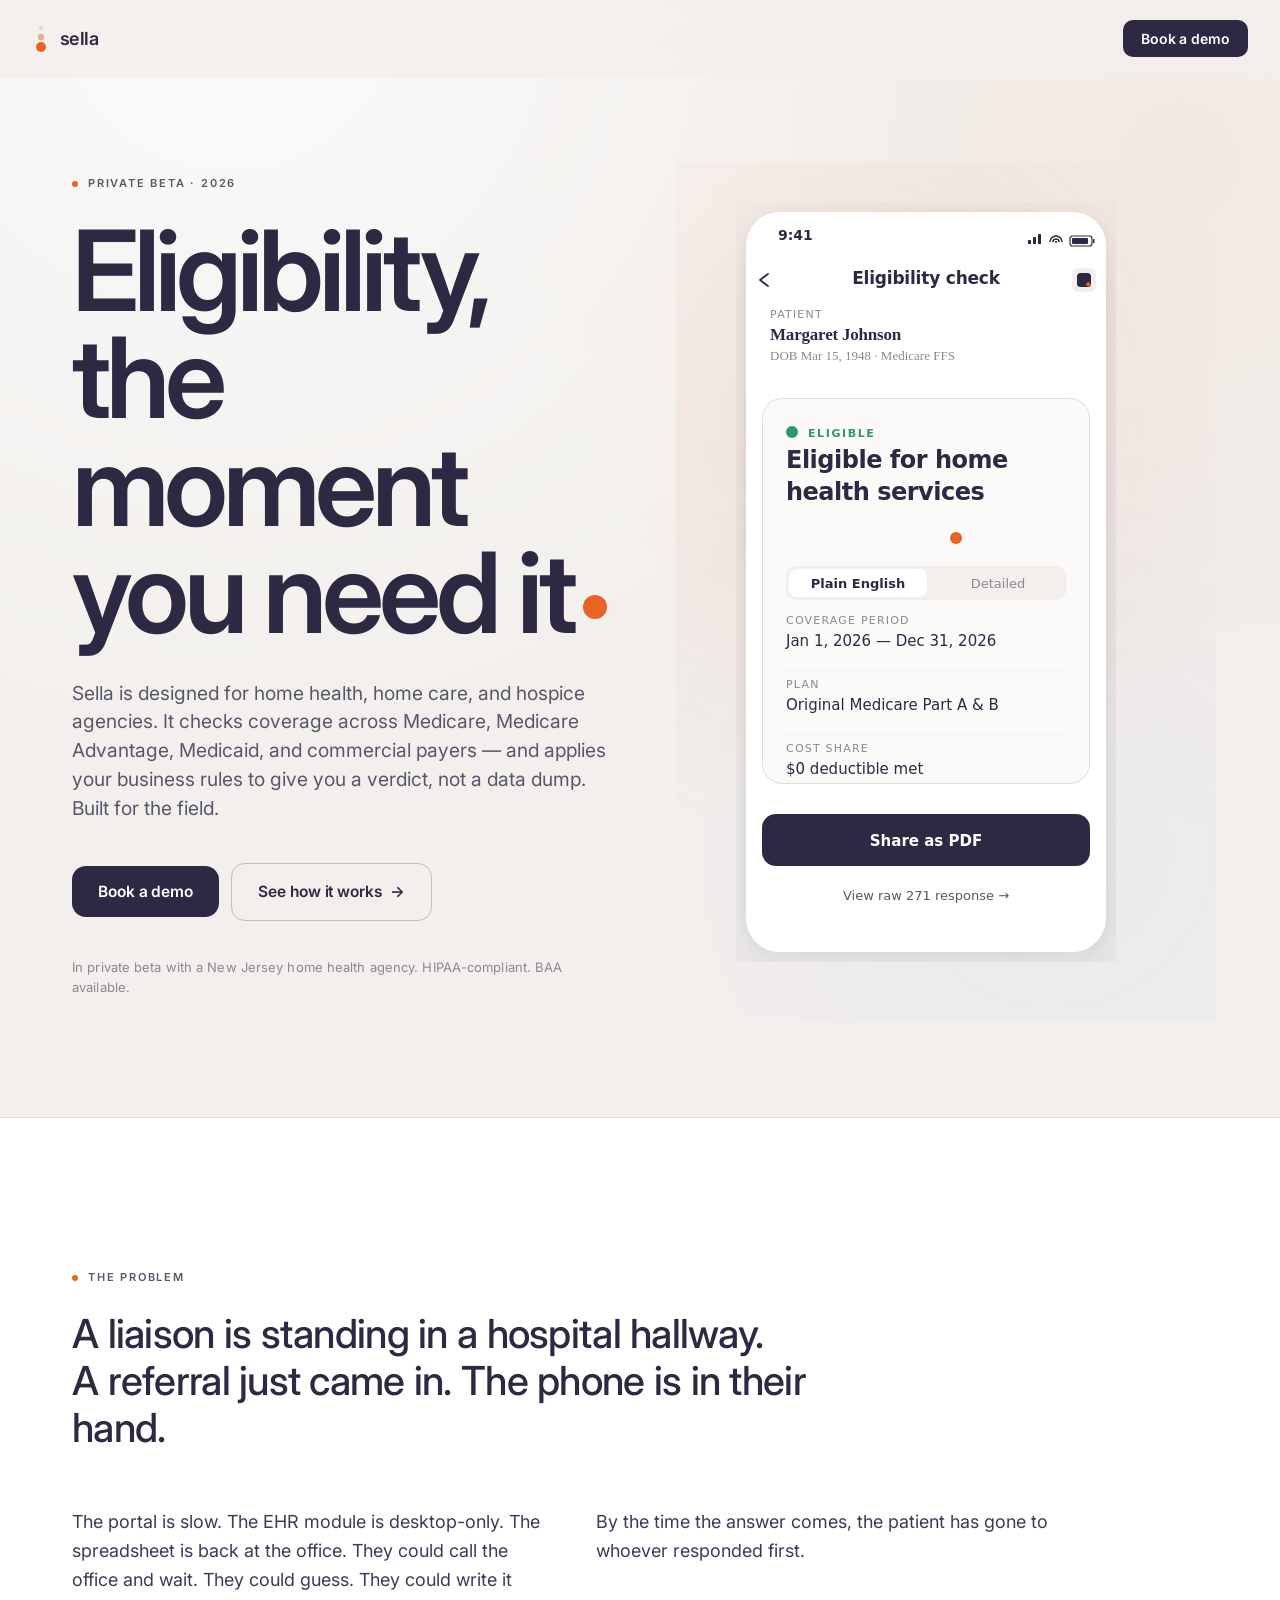
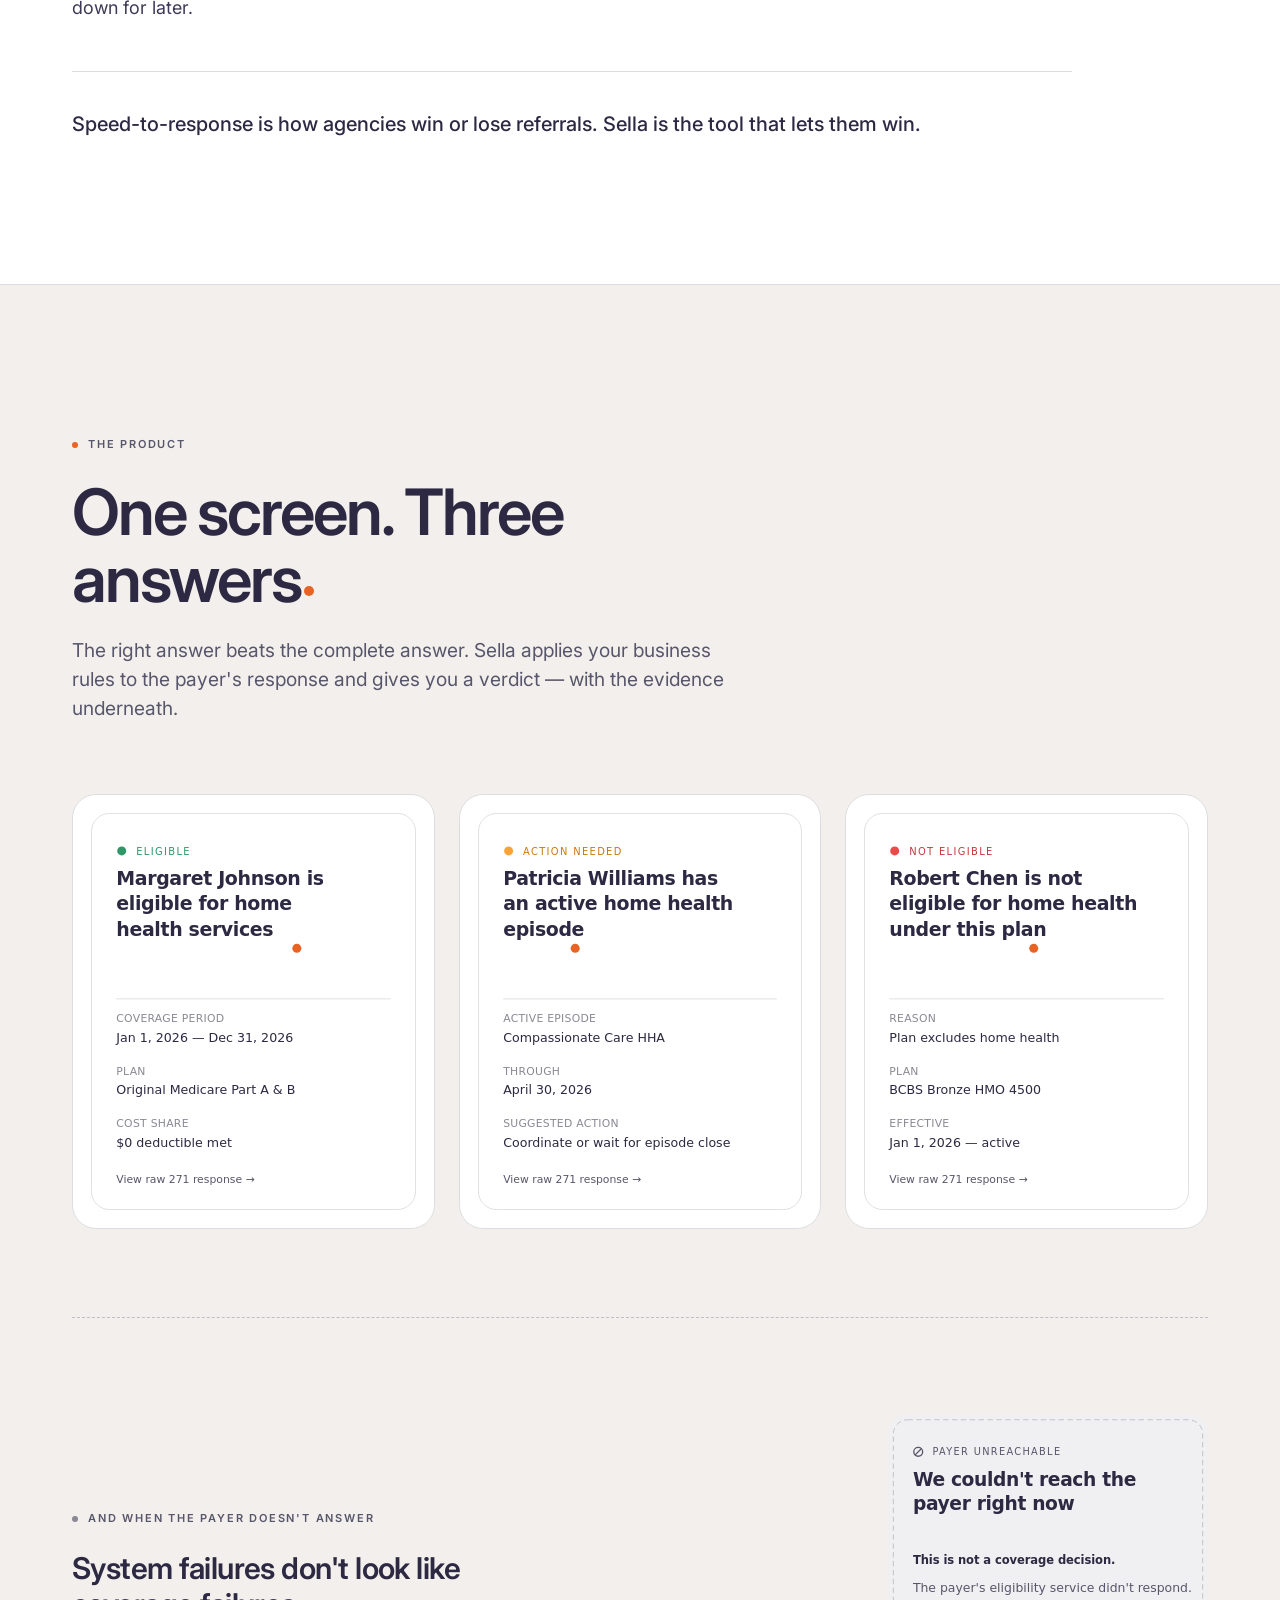
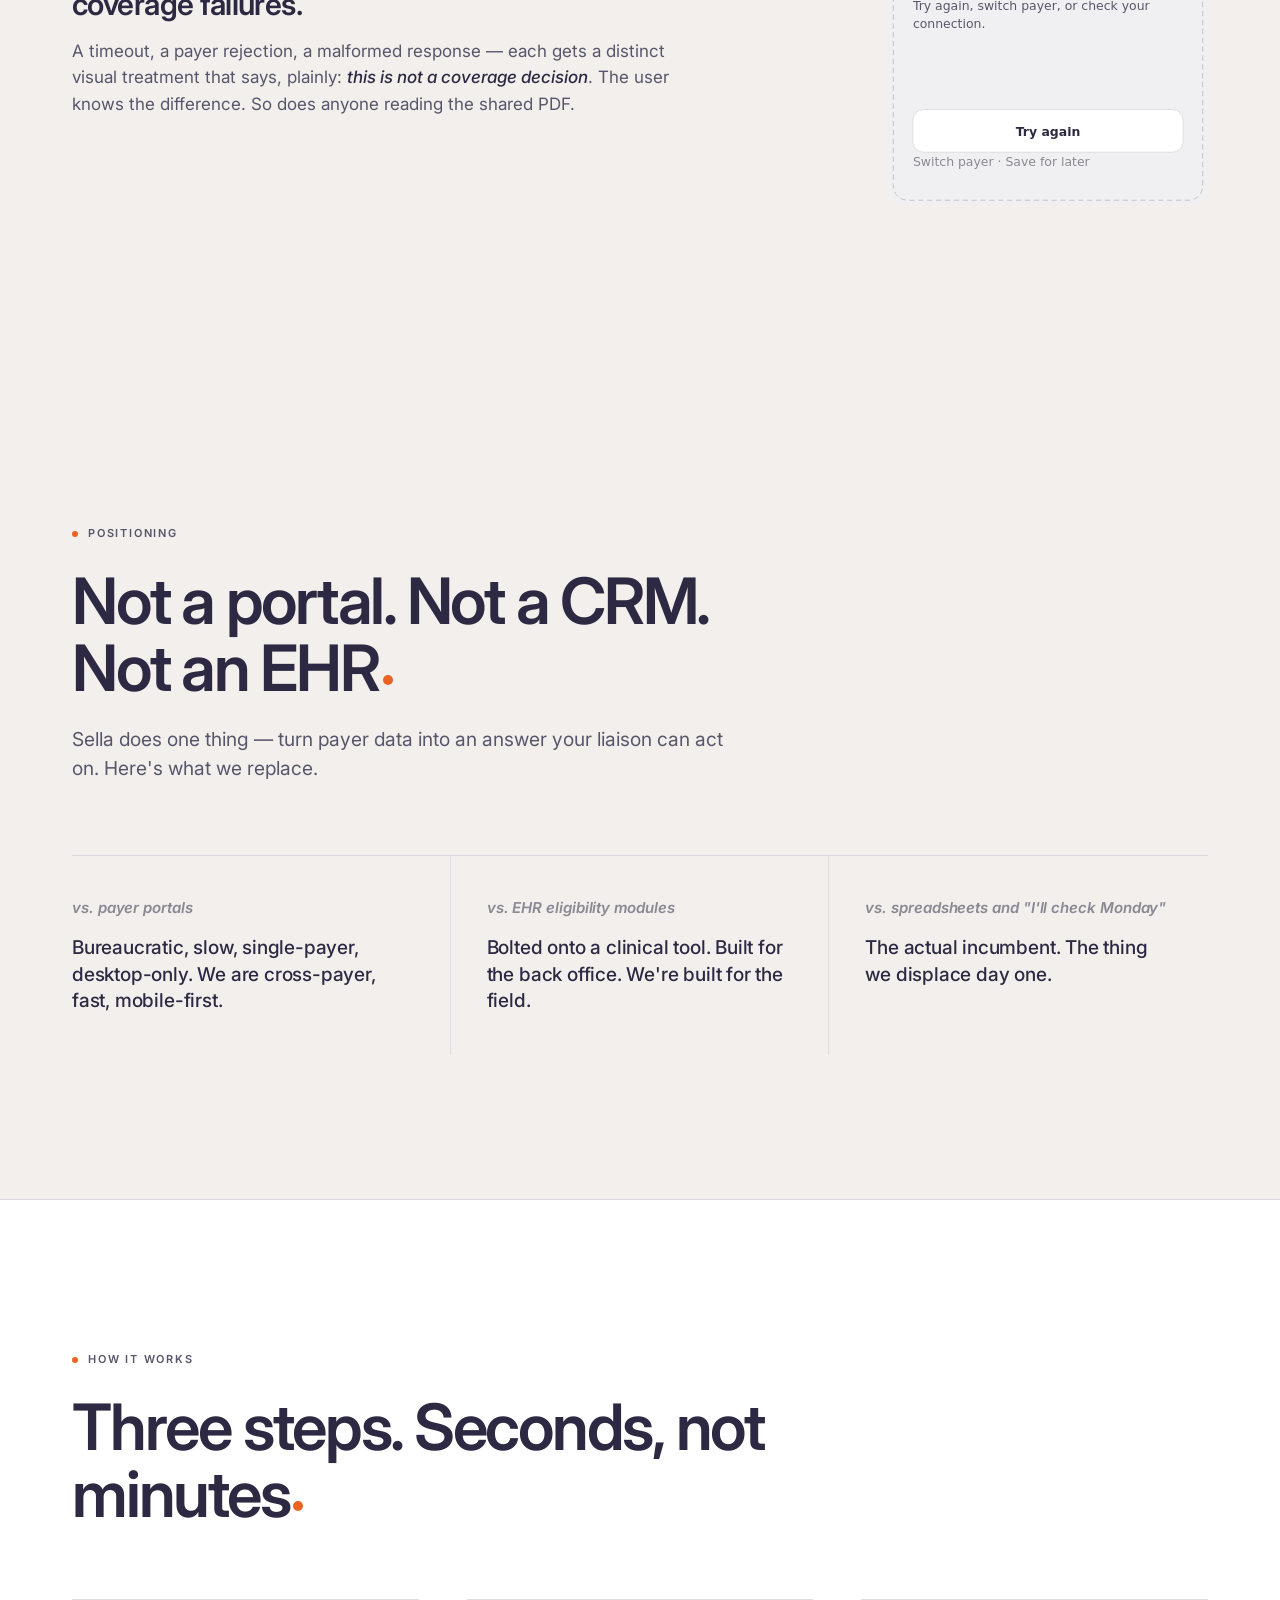
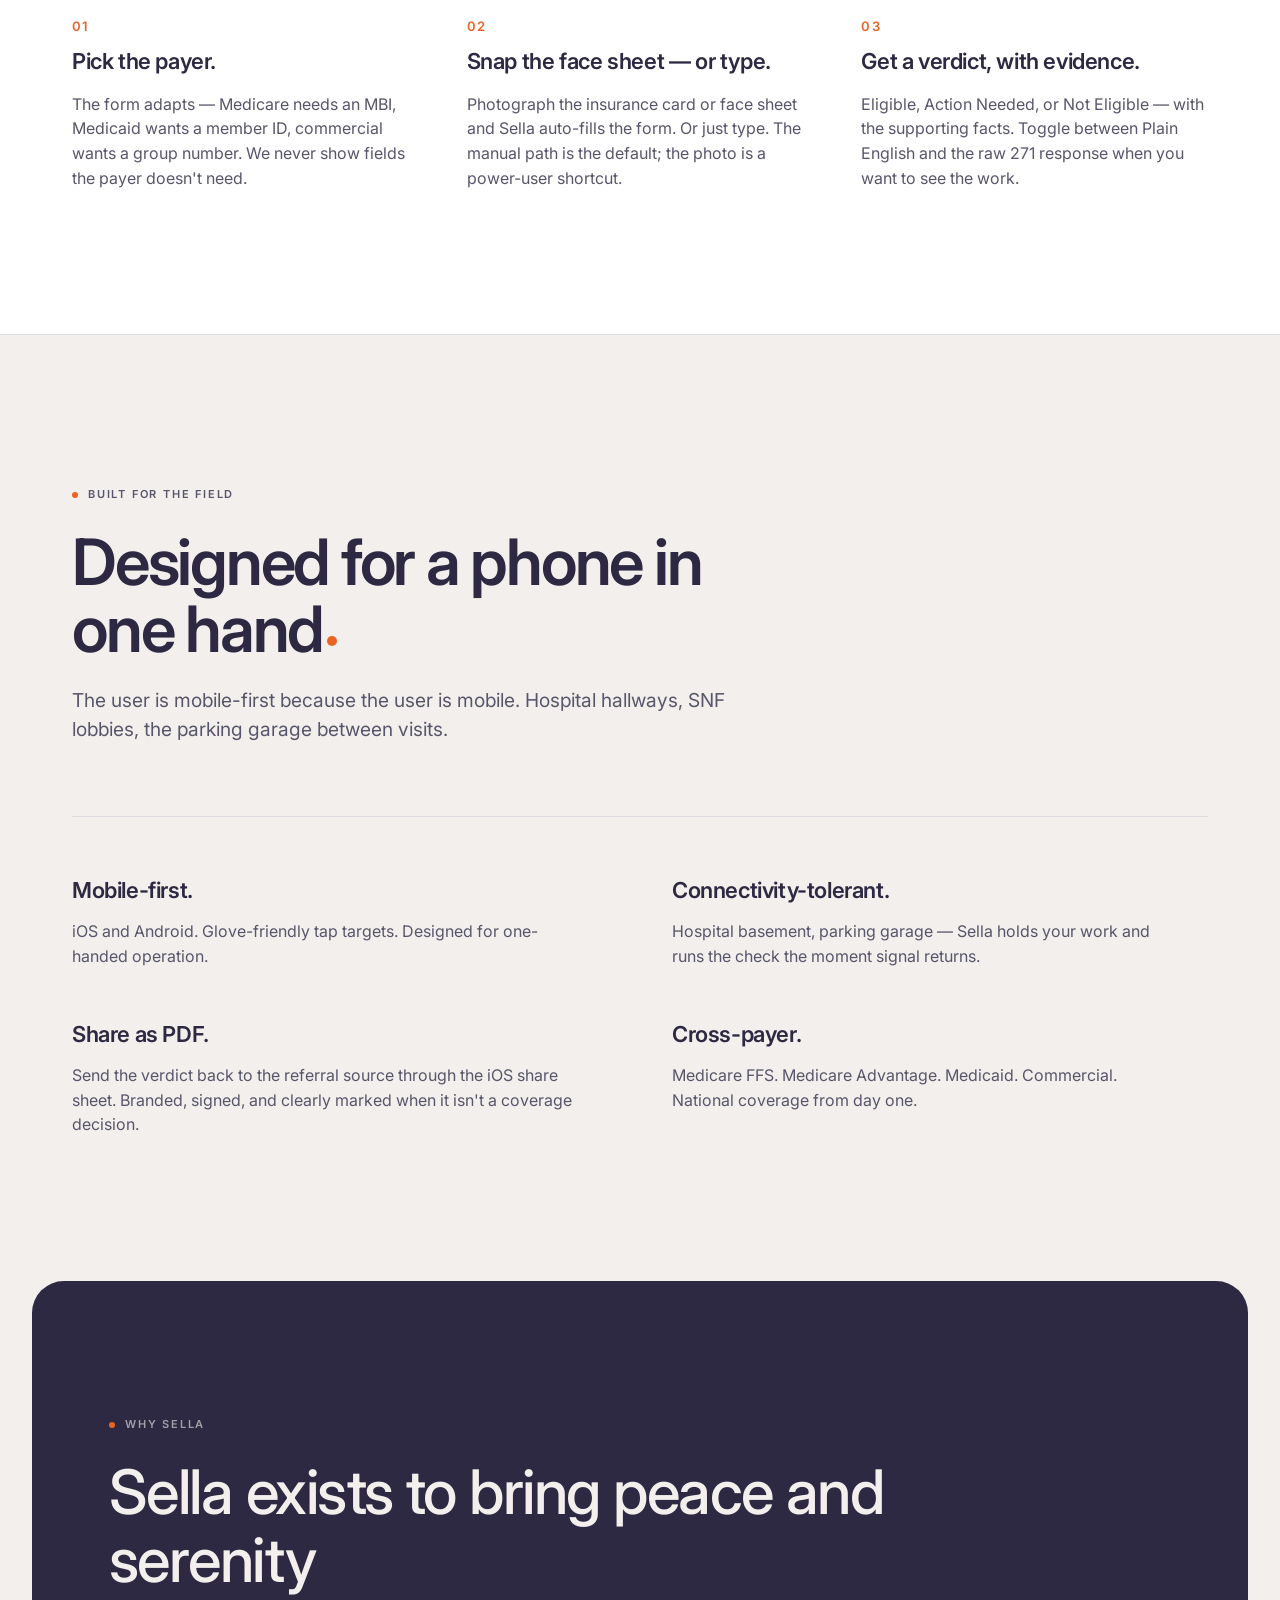
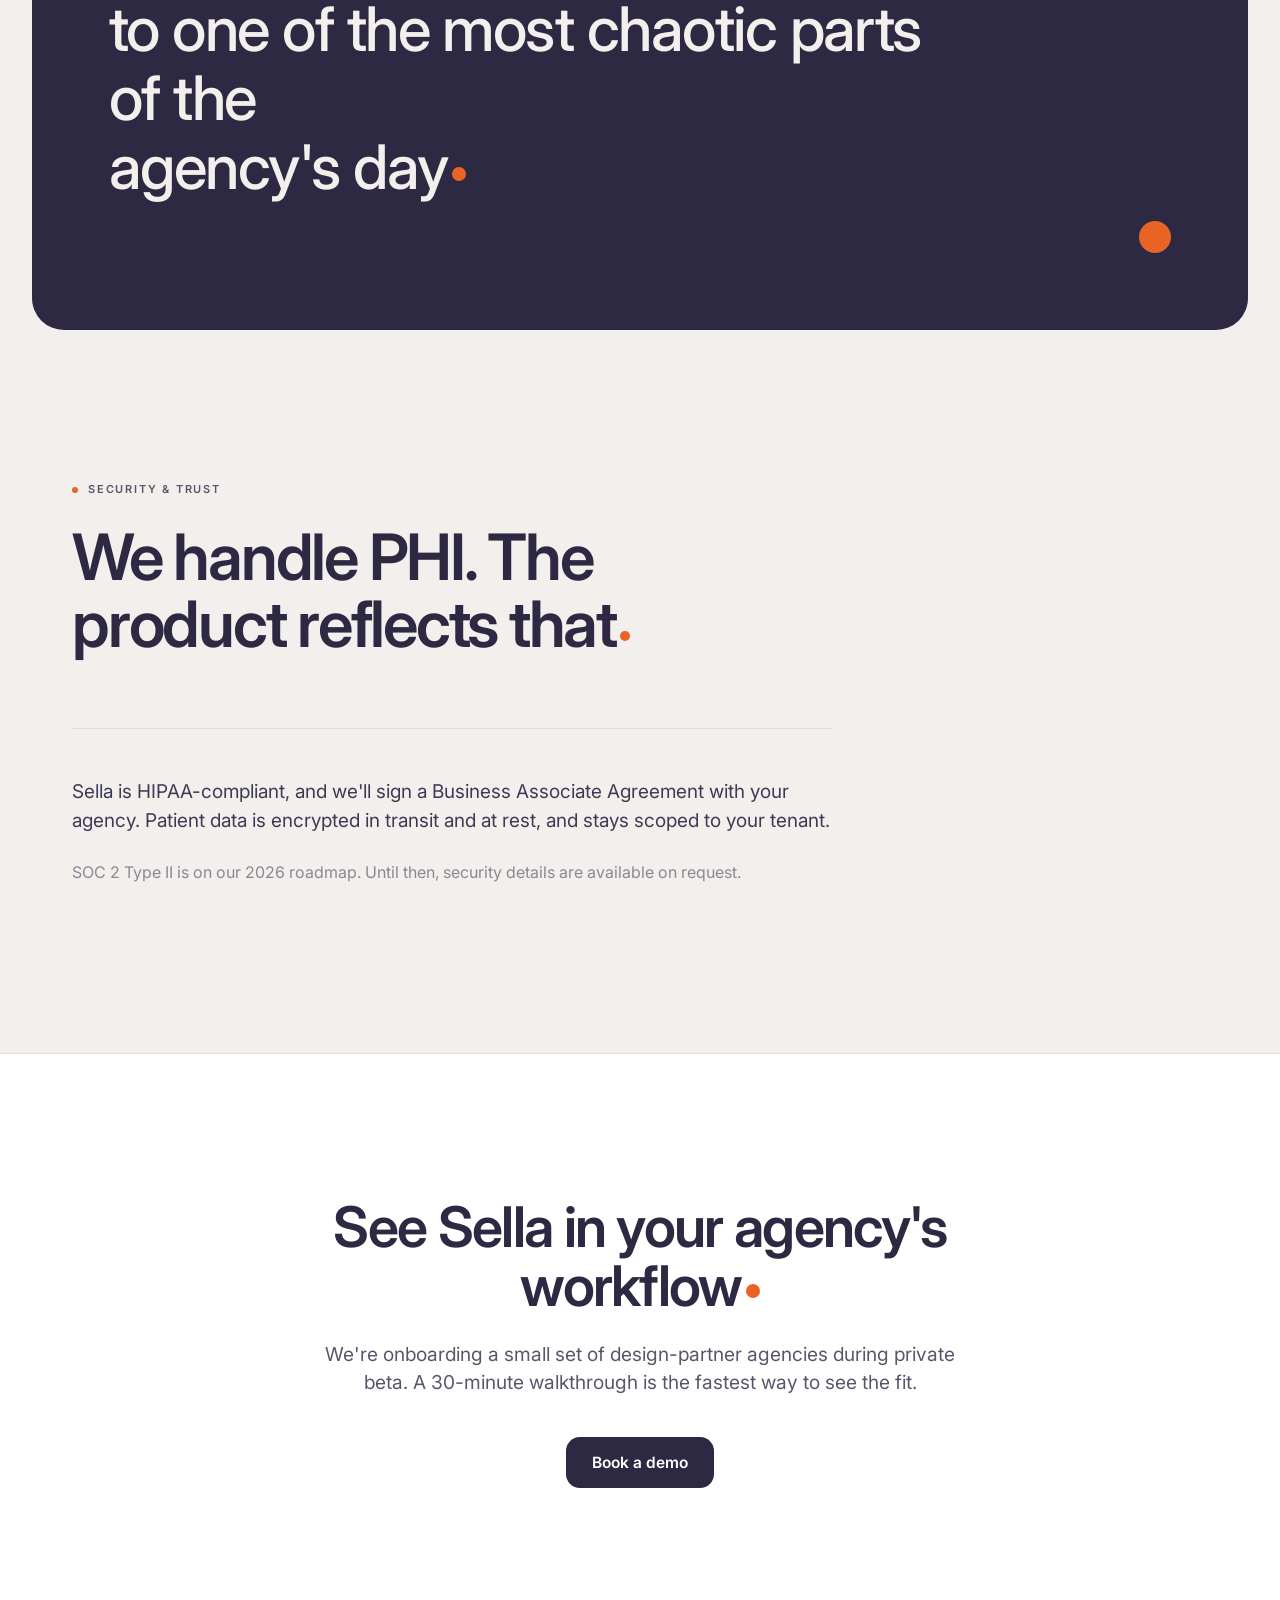
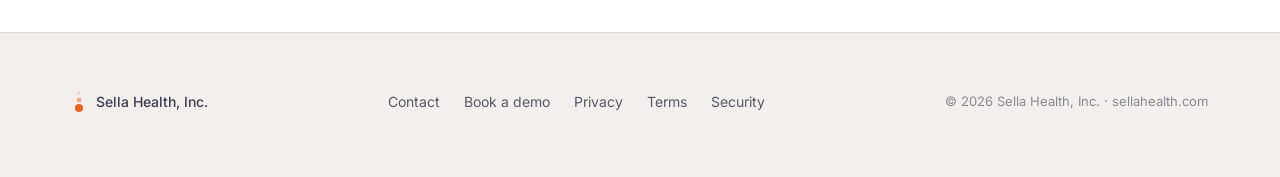
<file: index.html>
<!DOCTYPE html>
<html lang="en">
<head>
  <meta charset="UTF-8" />
  <meta name="viewport" content="width=device-width, initial-scale=1.0, viewport-fit=cover" />
  <meta name="theme-color" content="#F2EFEC" />

  <title>Sella — calm, fast eligibility for home health, home care, and hospice agencies</title>
  <meta name="description" content="Sella is the eligibility tool for home health, home care, and hospice agencies — designed for the person standing in a hospital hallway. Applied business rules, not raw payer data dumps. In private beta." />

  <link rel="icon" href="logo/favicon.svg" type="image/svg+xml" />
  <link rel="apple-touch-icon" href="logo/favicon.svg" />

  <meta property="og:title" content="Sella — calm, fast eligibility for home health, home care, and hospice agencies" />
  <meta property="og:description" content="The eligibility tool for home health, home care, and hospice agencies — designed for the person standing in a hospital hallway. Applied business rules, not raw payer data dumps." />
  <meta property="og:image" content="logo/og-image.svg" />
  <meta property="og:url" content="https://sellahealth.com" />
  <meta property="og:type" content="website" />
  <meta name="twitter:card" content="summary_large_image" />

  <link rel="preconnect" href="https://fonts.googleapis.com" />
  <link rel="preconnect" href="https://fonts.gstatic.com" crossorigin />
  <link
    href="https://fonts.googleapis.com/css2?family=Inter:wght@300;400;500;600;700&display=swap"
    rel="stylesheet"
  />

  <link rel="stylesheet" href="landing.css" />
</head>
<body>

  <!-- ============================================================
       NAV — fixed, minimal, single CTA on the right
       ============================================================ -->
  <header class="nav" id="nav">
    <a class="nav__brand" href="/" aria-label="Sella, home">
      <svg class="nav__mark" viewBox="0 0 18 32" aria-hidden="true">
        <circle cx="9" cy="5"  r="2"   fill="#E96424" opacity="0.22"/>
        <circle cx="9" cy="14" r="3.2" fill="#E96424" opacity="0.50"/>
        <circle cx="9" cy="24" r="5"   fill="#E96424" opacity="1"/>
      </svg>
      <span class="nav__wordmark">sella</span>
    </a>
    <button class="btn btn--primary nav__cta" data-open-demo>Book a demo</button>
  </header>

  <!-- ============================================================
       HERO
       ============================================================ -->
  <section class="hero" aria-labelledby="hero-title">
    <div class="container hero__inner">
      <div class="hero__copy">
        <p class="eyebrow"><span class="eyebrow__pip"></span>PRIVATE BETA · 2026</p>
        <h1 class="hero__title" id="hero-title">
          Eligibility,<br/>
          the moment<br/>
          you need it<span class="dot dot--lg" aria-hidden="true"></span>
        </h1>
        <p class="hero__sub">
          Sella is designed for home health, home care, and hospice agencies. It checks coverage across Medicare, Medicare Advantage, Medicaid, and commercial payers — and applies your business rules to give you a verdict, not a data dump. Built for the field.
        </p>
        <div class="hero__ctas">
          <button class="btn btn--primary btn--lg" data-open-demo>Book a demo</button>
          <a class="btn btn--ghost btn--lg" href="#how">See how it works <span class="btn__arrow">→</span></a>
        </div>
        <p class="hero__trust">
          In private beta with a New&nbsp;Jersey home health agency. HIPAA-compliant. BAA available.
        </p>
      </div>

      <div class="hero__art">
        <div class="hero__art-frame">
          <img src="assets/screens/hero-screen.svg" alt="Sella eligibility check showing Margaret Johnson is eligible for home health services" width="380" height="760" />
        </div>
      </div>
    </div>
  </section>

  <!-- ============================================================
       PROBLEM
       ============================================================ -->
  <section class="problem" aria-labelledby="problem-title">
    <div class="container">
      <p class="eyebrow"><span class="eyebrow__pip"></span>THE PROBLEM</p>
      <h2 class="section-h2 section-h2--editorial" id="problem-title">
        A liaison is standing in a hospital hallway.<br/>
        A referral just came in. The phone is in their hand.
      </h2>
      <div class="problem__body">
        <p>
          The portal is slow. The EHR module is desktop-only. The spreadsheet is back at the office. They could call the office and wait. They could guess. They could write it down for later.
        </p>
        <p>
          By the time the answer comes, the patient has gone to whoever responded first.
        </p>
        <p class="problem__verdict">
          Speed-to-response is how agencies win or lose referrals. Sella is the tool that lets them win.
        </p>
      </div>
    </div>
  </section>

  <!-- ============================================================
       PRODUCT — three answers
       ============================================================ -->
  <section class="product" aria-labelledby="product-title">
    <div class="container">
      <header class="section-header">
        <p class="eyebrow"><span class="eyebrow__pip"></span>THE PRODUCT</p>
        <h2 class="section-h2" id="product-title">One screen. Three answers<span class="dot" aria-hidden="true"></span></h2>
        <p class="section-lede">
          The right answer beats the complete answer. Sella applies your business rules to the payer's response and gives you a verdict — with the evidence underneath.
        </p>
      </header>

      <div class="cards-row">
        <article class="card-shell">
          <img src="assets/screens/card-eligible.svg" alt="Eligible result for Margaret Johnson" width="360" height="440" loading="lazy"/>
        </article>
        <article class="card-shell">
          <img src="assets/screens/card-action-needed.svg" alt="Action Needed result for Patricia Williams — active home health episode" width="360" height="440" loading="lazy"/>
        </article>
        <article class="card-shell">
          <img src="assets/screens/card-not-eligible.svg" alt="Not Eligible result for Robert Chen — plan excludes home health" width="360" height="440" loading="lazy"/>
        </article>
      </div>

      <aside class="system-error-note">
        <div class="system-error-note__copy">
          <p class="eyebrow"><span class="eyebrow__pip eyebrow__pip--neutral"></span>AND WHEN THE PAYER DOESN'T ANSWER</p>
          <h3 class="sysnote__h">System failures don't look like coverage failures.</h3>
          <p class="sysnote__body">
            A timeout, a payer rejection, a malformed response — each gets a distinct visual treatment that says, plainly: <em>this is not a coverage decision</em>. The user knows the difference. So does anyone reading the shared PDF.
          </p>
        </div>
        <div class="system-error-note__art">
          <img src="assets/screens/card-system-error.svg" alt="System error card explicitly stating: this is not a coverage decision" width="360" height="440" loading="lazy"/>
        </div>
      </aside>
    </div>
  </section>

  <!-- ============================================================
       POSITIONING — what Sella isn't
       ============================================================ -->
  <section class="positioning" aria-labelledby="positioning-title">
    <div class="container">
      <header class="section-header">
        <p class="eyebrow"><span class="eyebrow__pip"></span>POSITIONING</p>
        <h2 class="section-h2" id="positioning-title">
          Not a portal. Not a CRM. Not an EHR<span class="dot" aria-hidden="true"></span>
        </h2>
        <p class="section-lede">
          Sella does one thing — turn payer data into an answer your liaison can act on. Here's what we replace.
        </p>
      </header>

      <div class="comparison">
        <article class="compare-item">
          <h3 class="compare-item__h">vs. payer portals</h3>
          <p class="compare-item__body">Bureaucratic, slow, single-payer, desktop-only. We are cross-payer, fast, mobile-first.</p>
        </article>
        <article class="compare-item">
          <h3 class="compare-item__h">vs. EHR eligibility modules</h3>
          <p class="compare-item__body">Bolted onto a clinical tool. Built for the back office. We're built for the field.</p>
        </article>
        <article class="compare-item">
          <h3 class="compare-item__h">vs. spreadsheets and "I'll check Monday"</h3>
          <p class="compare-item__body">The actual incumbent. The thing we displace day one.</p>
        </article>
      </div>
    </div>
  </section>

  <!-- ============================================================
       HOW IT WORKS
       ============================================================ -->
  <section class="how" id="how" aria-labelledby="how-title">
    <div class="container">
      <header class="section-header">
        <p class="eyebrow"><span class="eyebrow__pip"></span>HOW IT WORKS</p>
        <h2 class="section-h2" id="how-title">Three steps. Seconds, not minutes<span class="dot" aria-hidden="true"></span></h2>
      </header>

      <ol class="steps">
        <li class="step">
          <span class="step__num">01</span>
          <h3 class="step__h">Pick the payer.</h3>
          <p class="step__body">The form adapts — Medicare needs an MBI, Medicaid wants a member ID, commercial wants a group number. We never show fields the payer doesn't need.</p>
        </li>
        <li class="step">
          <span class="step__num">02</span>
          <h3 class="step__h">Snap the face sheet — or type.</h3>
          <p class="step__body">Photograph the insurance card or face sheet and Sella auto-fills the form. Or just type. The manual path is the default; the photo is a power-user shortcut.</p>
        </li>
        <li class="step">
          <span class="step__num">03</span>
          <h3 class="step__h">Get a verdict, with evidence.</h3>
          <p class="step__body">Eligible, Action Needed, or Not Eligible — with the supporting facts. Toggle between Plain English and the raw 271 response when you want to see the work.</p>
        </li>
      </ol>
    </div>
  </section>

  <!-- ============================================================
       BUILT FOR THE FIELD — feature grid
       ============================================================ -->
  <section class="field" aria-labelledby="field-title">
    <div class="container">
      <header class="section-header">
        <p class="eyebrow"><span class="eyebrow__pip"></span>BUILT FOR THE FIELD</p>
        <h2 class="section-h2" id="field-title">Designed for a phone in one hand<span class="dot" aria-hidden="true"></span></h2>
        <p class="section-lede">
          The user is mobile-first because the user is mobile. Hospital hallways, SNF lobbies, the parking garage between visits.
        </p>
      </header>

      <div class="features">
        <article class="feature">
          <h3 class="feature__h">Mobile-first.</h3>
          <p class="feature__body">iOS and Android. Glove-friendly tap targets. Designed for one-handed operation.</p>
        </article>
        <article class="feature">
          <h3 class="feature__h">Connectivity-tolerant.</h3>
          <p class="feature__body">Hospital basement, parking garage — Sella holds your work and runs the check the moment signal returns.</p>
        </article>
        <article class="feature">
          <h3 class="feature__h">Share as PDF.</h3>
          <p class="feature__body">Send the verdict back to the referral source through the iOS share sheet. Branded, signed, and clearly marked when it isn't a coverage decision.</p>
        </article>
        <article class="feature">
          <h3 class="feature__h">Cross-payer.</h3>
          <p class="feature__body">Medicare FFS. Medicare Advantage. Medicaid. Commercial. National coverage from day one.</p>
        </article>
      </div>
    </div>
  </section>

  <!-- ============================================================
       MISSION — full-bleed, the brand moment
       ============================================================ -->
  <section class="mission" aria-labelledby="mission-title">
    <div class="mission__canvas">
      <div class="mission__inner">
        <p class="eyebrow eyebrow--inverted"><span class="eyebrow__pip"></span>WHY SELLA</p>
        <h2 class="mission__h" id="mission-title">
          Sella exists to bring peace and serenity<br/>
          to one of the most chaotic parts of the<br/>
          agency's day<span class="dot dot--md" aria-hidden="true"></span>
        </h2>
      </div>
    </div>
  </section>

  <!-- ============================================================
       TRUST
       ============================================================ -->
  <section class="trust" aria-labelledby="trust-title">
    <div class="container">
      <header class="section-header">
        <p class="eyebrow"><span class="eyebrow__pip"></span>SECURITY &amp; TRUST</p>
        <h2 class="section-h2" id="trust-title">We handle PHI. The product reflects that<span class="dot" aria-hidden="true"></span></h2>
      </header>

      <div class="trust__body">
        <p>
          Sella is HIPAA-compliant, and we'll sign a Business Associate Agreement with your agency. Patient data is encrypted in transit and at rest, and stays scoped to your tenant.
        </p>
        <p class="trust__roadmap">
          SOC 2 Type II is on our 2026 roadmap. Until then, security details are available on request.
        </p>
      </div>
    </div>
  </section>

  <!-- ============================================================
       FINAL CTA
       ============================================================ -->
  <section class="cta-final" aria-labelledby="cta-final-title">
    <div class="container cta-final__inner">
      <h2 class="cta-final__h" id="cta-final-title">
        See Sella in your agency's workflow<span class="dot dot--md" aria-hidden="true"></span>
      </h2>
      <p class="cta-final__body">
        We're onboarding a small set of design-partner agencies during private beta. A 30-minute walkthrough is the fastest way to see the fit.
      </p>
      <button class="btn btn--primary btn--lg" data-open-demo>Book a demo</button>
    </div>
  </section>

  <!-- ============================================================
       FOOTER
       ============================================================ -->
  <footer class="foot">
    <div class="container foot__inner">
      <div class="foot__brand">
        <svg class="foot__mark" viewBox="0 0 14 24" aria-hidden="true">
          <circle cx="7" cy="4"  r="1.5" fill="#E96424" opacity="0.22"/>
          <circle cx="7" cy="11" r="2.4" fill="#E96424" opacity="0.50"/>
          <circle cx="7" cy="19" r="4"   fill="#E96424" opacity="1"/>
        </svg>
        <span class="foot__name">Sella Health, Inc.</span>
      </div>
      <nav class="foot__nav" aria-label="Footer">
        <a href="mailto:abe@sellahealth.com">Contact</a>
        <a href="#" data-open-demo>Book a demo</a>
        <a href="/privacy">Privacy</a>
        <a href="/terms">Terms</a>
        <a href="/security">Security</a>
      </nav>
      <p class="foot__copy">
        &copy; <span id="copyYear">2026</span> Sella Health, Inc. · sellahealth.com
      </p>
    </div>
  </footer>

  <!-- ============================================================
       DEMO MODAL — qualifying form
       ============================================================ -->
  <div class="modal" id="demoModal" role="dialog" aria-modal="true" aria-labelledby="demoModalTitle" hidden>
    <div class="modal__backdrop" data-close-demo></div>
    <div class="modal__panel" role="document">
      <button class="modal__close" data-close-demo aria-label="Close">×</button>

      <div class="modal__body" id="demoFormWrap">
        <p class="eyebrow"><span class="eyebrow__pip"></span>BOOK A DEMO</p>
        <h2 class="modal__title" id="demoModalTitle">A 30-minute walkthrough<span class="dot" aria-hidden="true"></span></h2>
        <p class="modal__lede">
          Tell us a bit about your agency and we'll be in touch within one business day.
        </p>

        <form class="form" id="demoForm" novalidate>
          <div class="form__row">
            <label class="form__label" for="f-name">Your name</label>
            <input class="form__input" type="text" id="f-name" name="name" required autocomplete="name" />
          </div>
          <div class="form__row">
            <label class="form__label" for="f-email">Work email</label>
            <input class="form__input" type="email" id="f-email" name="email" required autocomplete="email" />
          </div>
          <div class="form__row">
            <label class="form__label" for="f-agency">Agency name</label>
            <input class="form__input" type="text" id="f-agency" name="agency" required autocomplete="organization" />
          </div>
          <div class="form__row">
            <label class="form__label" for="f-role">Your role</label>
            <select class="form__input form__select" id="f-role" name="role" required>
              <option value="">Choose one…</option>
              <option>Owner</option>
              <option>Director of Operations</option>
              <option>Director of Intake</option>
              <option>Liaison / Marketing rep</option>
              <option>Other</option>
            </select>
          </div>
          <div class="form__actions">
            <button class="btn btn--primary btn--lg" type="submit" id="demoSubmit">Request a demo</button>
          </div>
          <p class="form__fineprint">
            We'll only contact you about Sella. No newsletter, no third parties.
          </p>
        </form>
      </div>

      <div class="modal__body modal__thanks" id="demoThanks" hidden>
        <p class="eyebrow"><span class="eyebrow__pip"></span>THANKS</p>
        <h2 class="modal__title">Got it. We'll be in touch<span class="dot" aria-hidden="true"></span></h2>
        <p class="modal__lede">
          One of the founders will reply within one business day. If it's urgent, you can also email <a href="mailto:abe@sellahealth.com">abe@sellahealth.com</a>.
        </p>
        <button class="btn btn--ghost" data-close-demo>Close</button>
      </div>
    </div>
  </div>

  <script src="landing.js"></script>
</body>
</html>
</file>
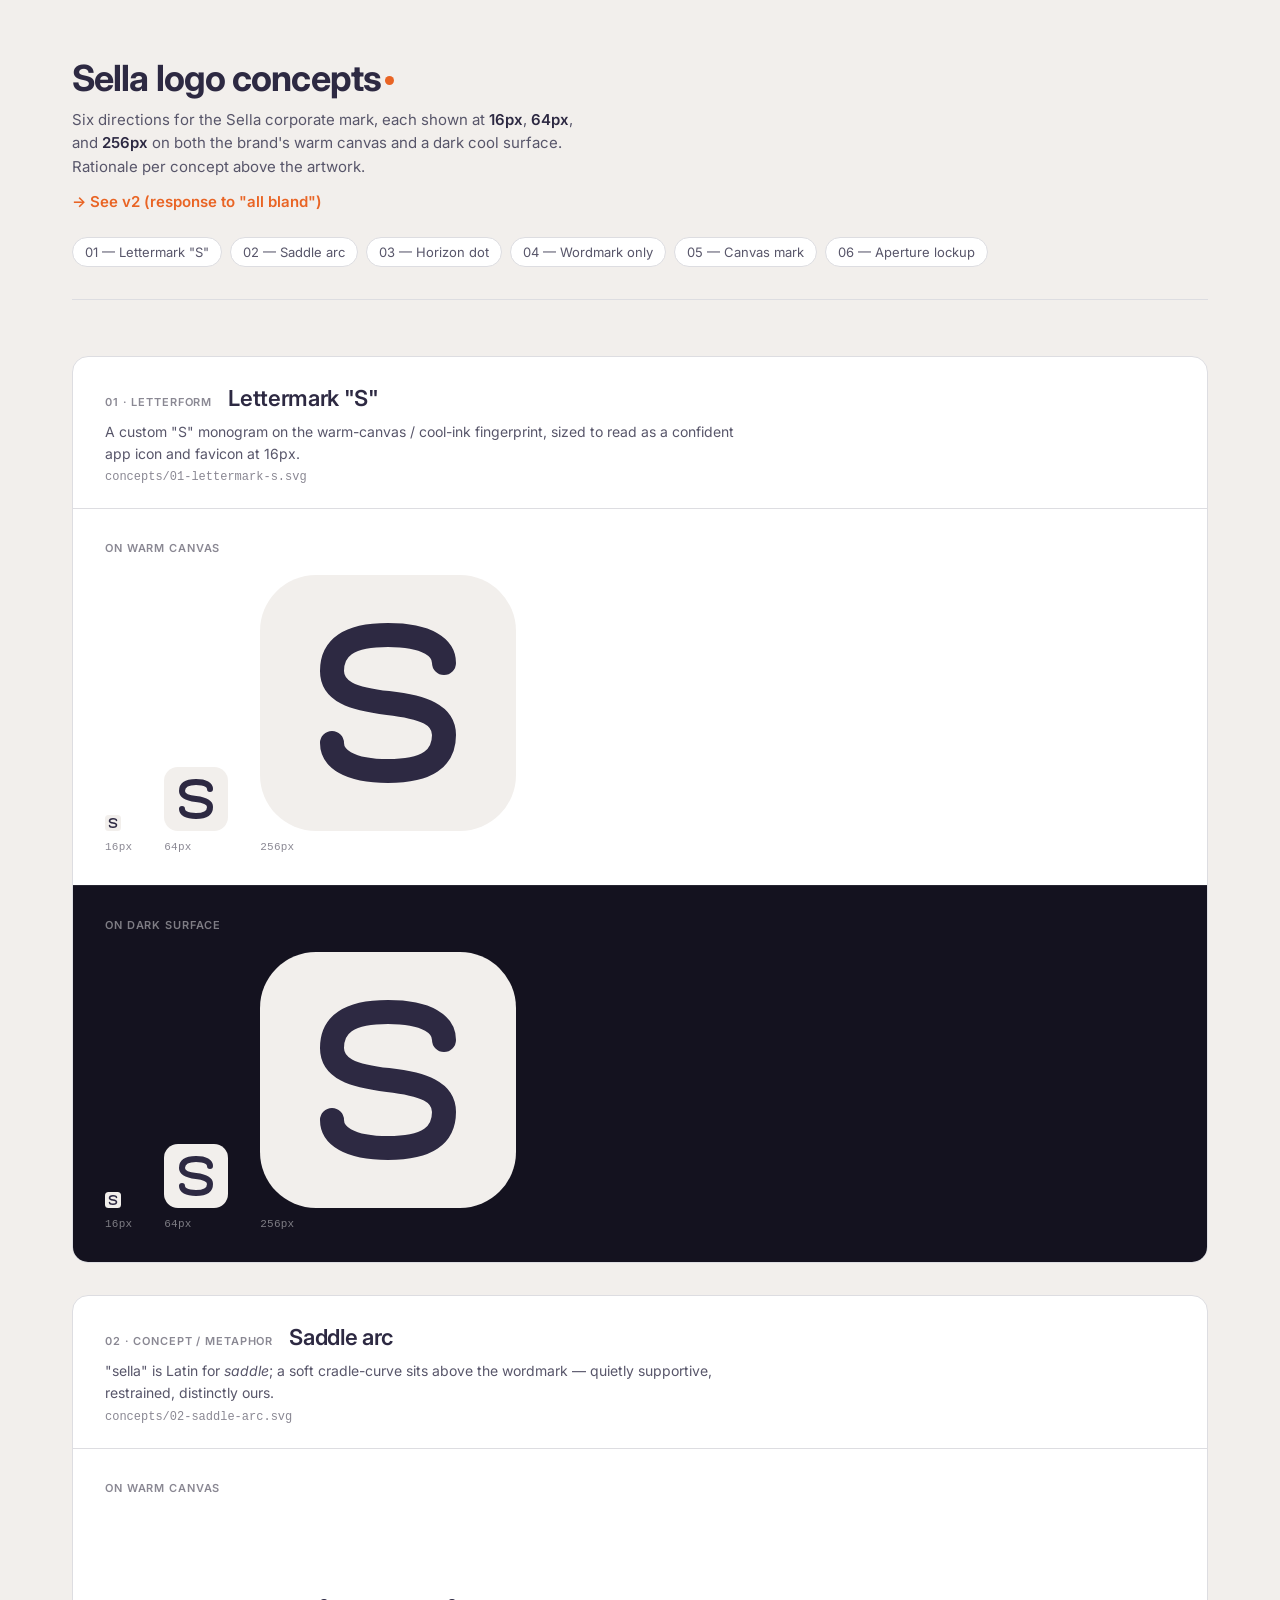
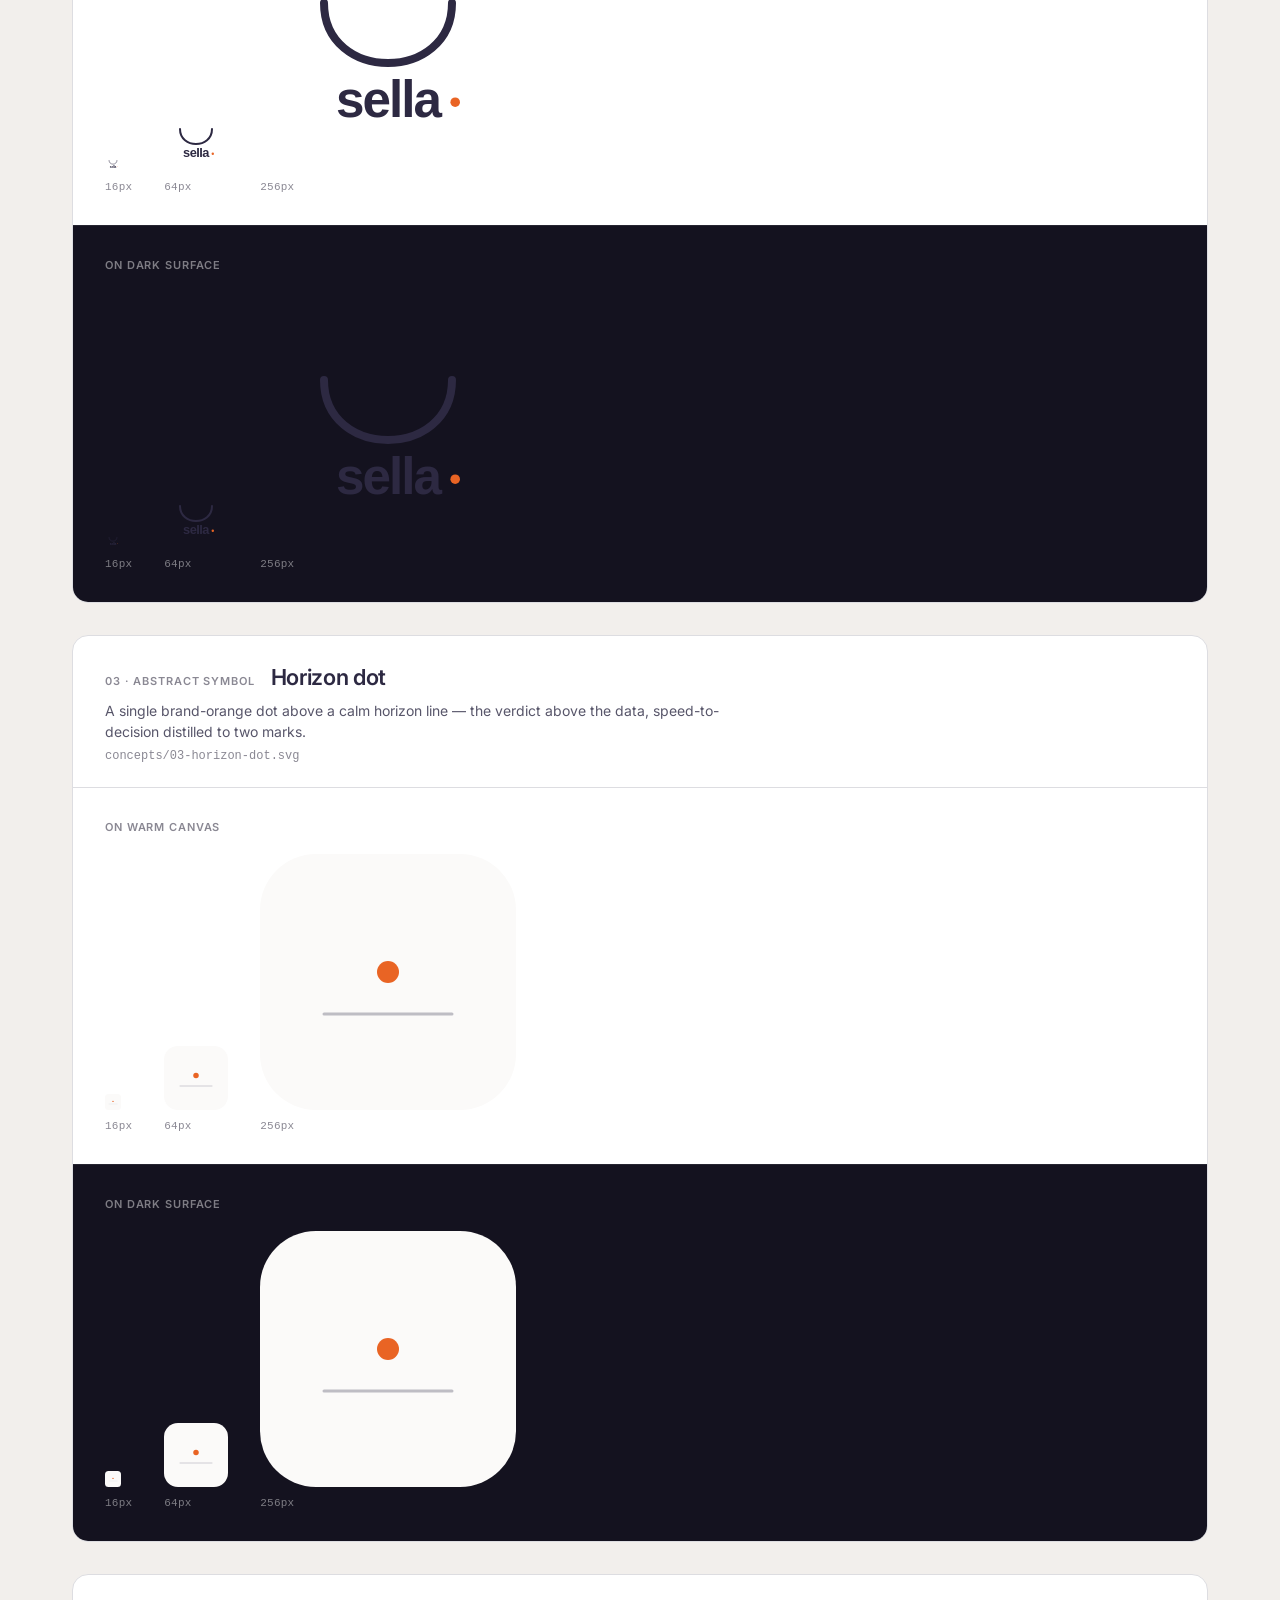
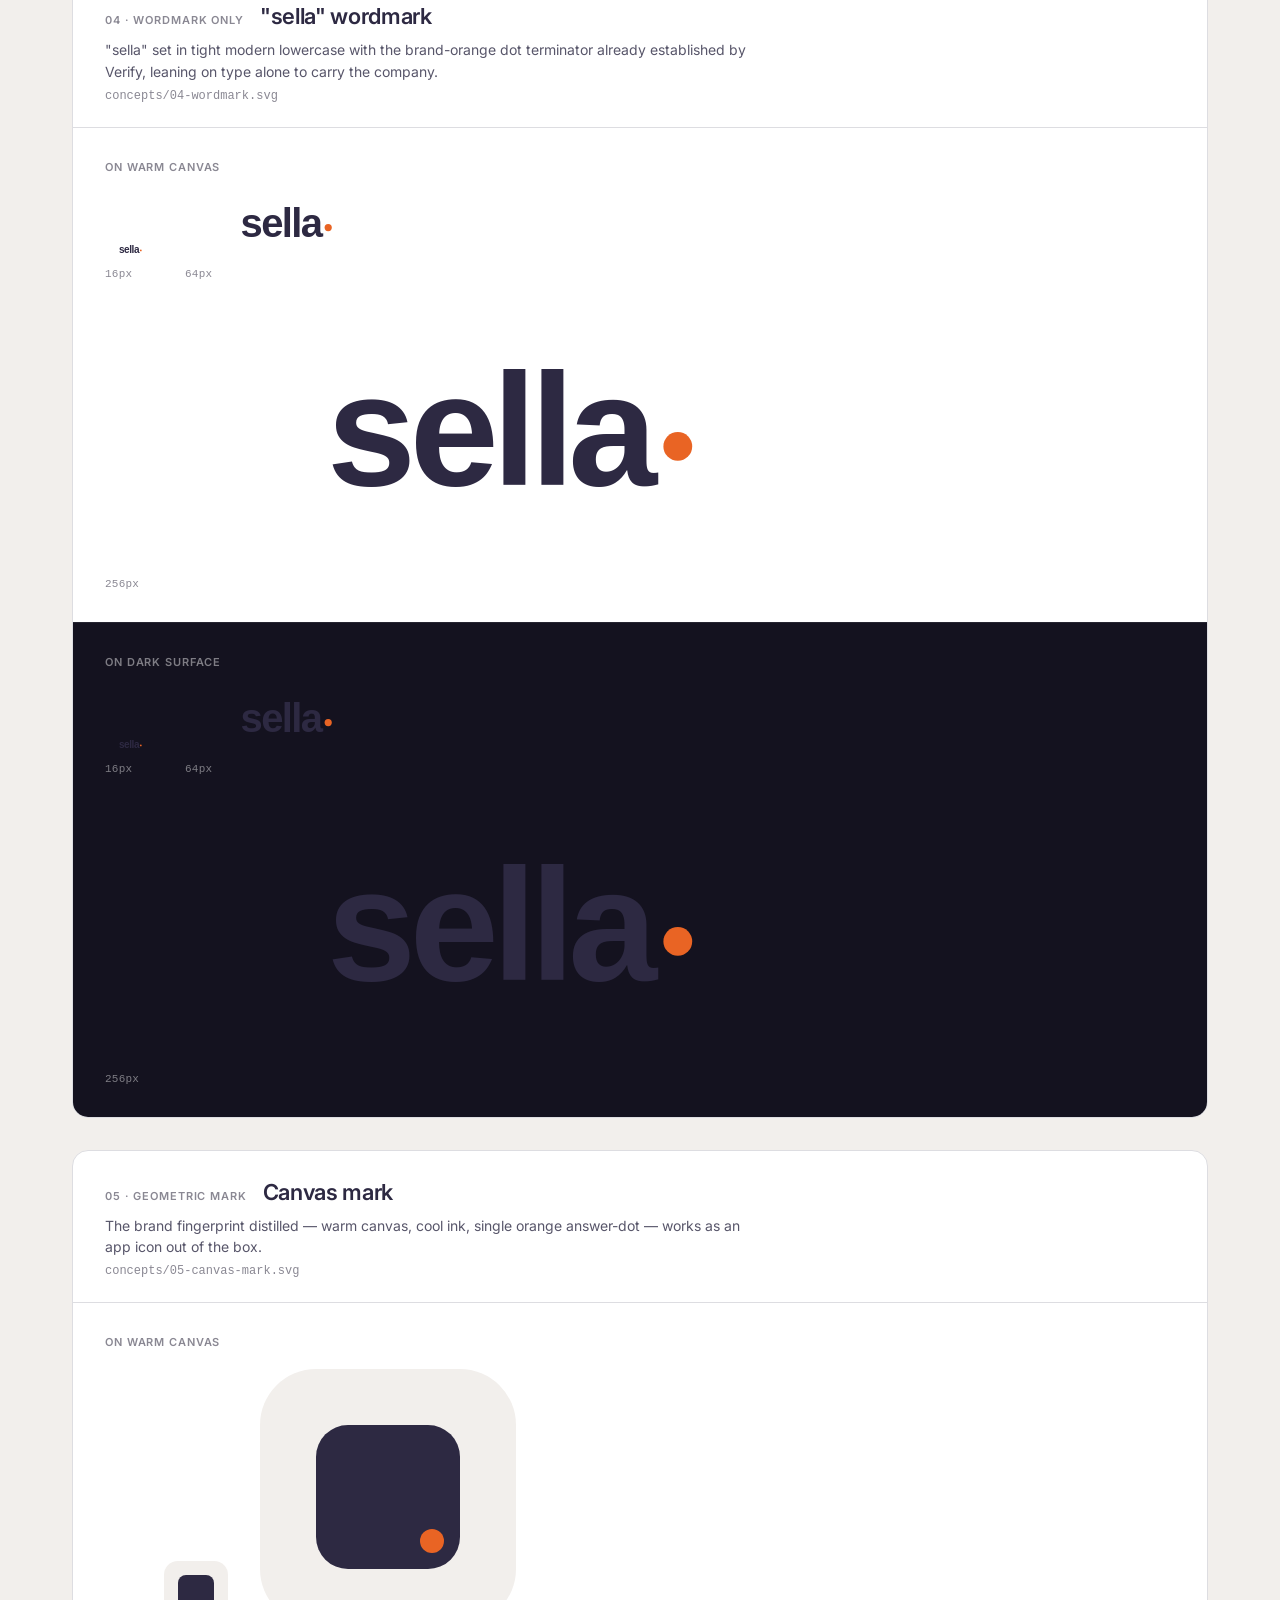
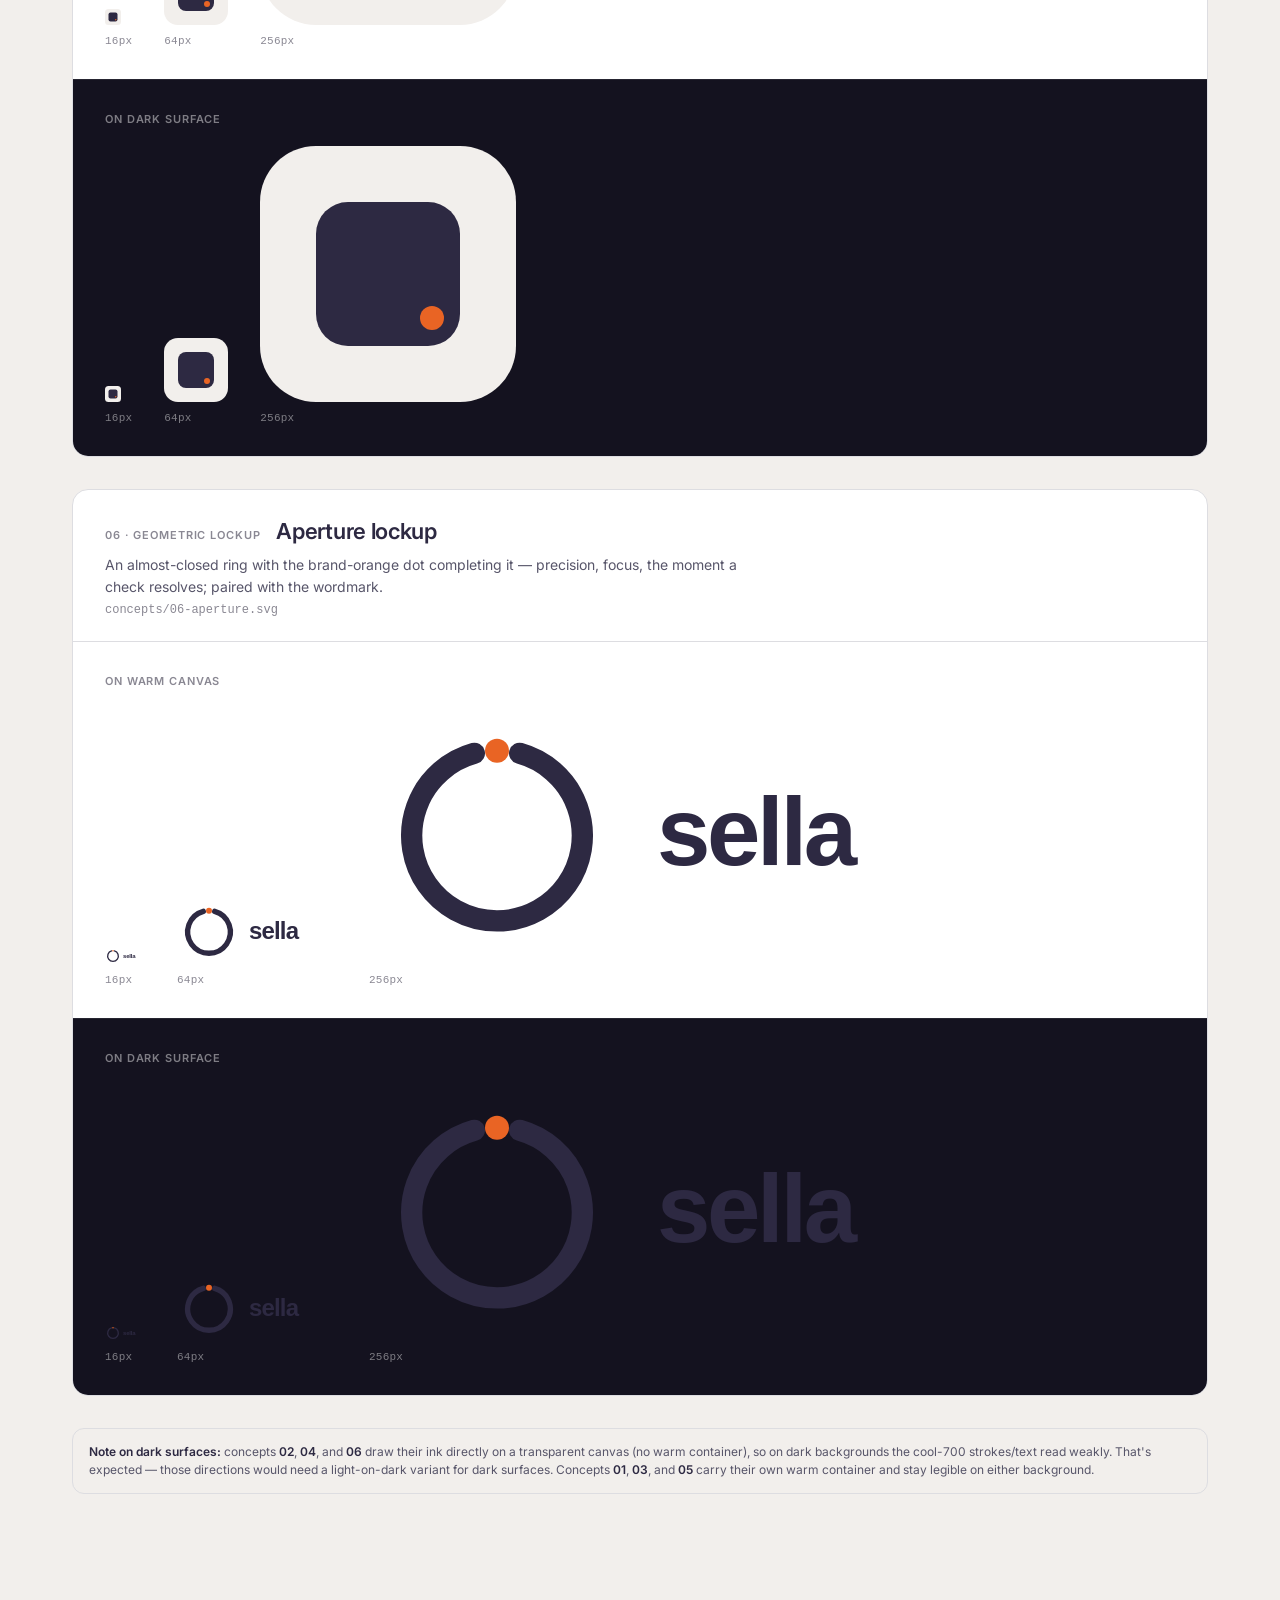
<file: concepts/index.html>
<!DOCTYPE html>
<html lang="en">
<head>
  <meta charset="UTF-8" />
  <meta name="viewport" content="width=device-width, initial-scale=1.0" />
  <title>Sella logo concepts — review</title>
  <script>
    // Vercel cleanUrls strips trailing slashes (e.g. /concepts), which
    // makes the browser resolve relative paths against the parent dir.
    // Inject a <base> so relative <img> srcs still resolve to /concepts/.
    (function () {
      var path = window.location.pathname;
      if (!path.endsWith('/') && !/\.[a-z0-9]+$/i.test(path)) {
        var base = document.createElement('base');
        base.href = path + '/';
        document.head.insertBefore(base, document.head.firstChild);
      }
    })();
  </script>
  <link rel="preconnect" href="https://fonts.googleapis.com" />
  <link rel="preconnect" href="https://fonts.gstatic.com" crossorigin />
  <link href="https://fonts.googleapis.com/css2?family=Inter:wght@400;500;600;700&display=swap" rel="stylesheet" />
  <style>
    :root {
      --primary-500: #E96424;
      --cool-100: #DDDDE1;
      --cool-200: #BEBDC4;
      --cool-300: #8A8893;
      --cool-400: #58566A;
      --cool-700: #2D2942;
      --warm-50: #FFFFFF;
      --warm-100: #F2EFEC;
      --warm-200: #DDDAD4;
      --dark-bg: #14121F;
    }

    * { box-sizing: border-box; }

    html, body {
      margin: 0;
      padding: 0;
      font-family: 'Inter', system-ui, -apple-system, 'Helvetica Neue', sans-serif;
      color: var(--cool-700);
      background: var(--warm-100);
      -webkit-font-smoothing: antialiased;
    }

    .page {
      max-width: 1200px;
      margin: 0 auto;
      padding: 56px 32px 96px;
    }

    .page__header {
      margin-bottom: 56px;
      padding-bottom: 32px;
      border-bottom: 1px solid var(--cool-100);
    }
    .page__title {
      font-size: 36px;
      font-weight: 700;
      letter-spacing: -0.025em;
      margin: 0 0 8px;
    }
    .page__title-dot {
      display: inline-block;
      width: 9px;
      height: 9px;
      border-radius: 50%;
      background: var(--primary-500);
      margin-left: 4px;
      vertical-align: 6px;
    }
    .page__sub {
      font-size: 15px;
      color: var(--cool-400);
      margin: 0;
      max-width: 56ch;
      line-height: 1.55;
    }
    .page__sub strong { color: var(--cool-700); font-weight: 600; }

    .toc {
      display: flex;
      flex-wrap: wrap;
      gap: 8px;
      margin-top: 24px;
    }
    .toc a {
      font-size: 13px;
      color: var(--cool-400);
      text-decoration: none;
      padding: 6px 12px;
      border: 1px solid var(--cool-100);
      border-radius: 999px;
      background: var(--warm-50);
      transition: color 150ms ease-out, border-color 150ms ease-out;
    }
    .toc a:hover {
      color: var(--cool-700);
      border-color: var(--cool-300);
    }

    .concept {
      background: var(--warm-50);
      border: 1px solid var(--cool-100);
      border-radius: 16px;
      margin-bottom: 32px;
      overflow: hidden;
    }
    .concept__header {
      padding: 28px 32px 24px;
      border-bottom: 1px solid var(--cool-100);
    }
    .concept__meta {
      display: flex;
      align-items: baseline;
      gap: 16px;
      margin-bottom: 10px;
    }
    .concept__num {
      font-size: 11px;
      font-weight: 600;
      letter-spacing: 0.08em;
      text-transform: uppercase;
      color: var(--cool-300);
    }
    .concept__title {
      font-size: 22px;
      font-weight: 600;
      letter-spacing: -0.015em;
      margin: 0;
    }
    .concept__rationale {
      font-size: 14px;
      color: var(--cool-400);
      margin: 0;
      max-width: 72ch;
      line-height: 1.55;
    }
    .concept__filename {
      font-family: 'JetBrains Mono', ui-monospace, 'SF Mono', Menlo, monospace;
      font-size: 12px;
      color: var(--cool-300);
      margin-top: 6px;
    }

    .panel {
      padding: 32px;
    }
    .panel--light { background: var(--warm-50); }
    .panel--dark { background: var(--dark-bg); }
    .panel + .panel { border-top: 1px solid var(--cool-100); }
    .panel--dark + .panel,
    .panel + .panel--dark { border-top-color: rgba(255, 255, 255, 0.08); }

    .panel__label {
      font-size: 11px;
      font-weight: 600;
      letter-spacing: 0.08em;
      text-transform: uppercase;
      color: var(--cool-300);
      margin: 0 0 20px;
    }
    .panel--dark .panel__label { color: rgba(255, 255, 255, 0.45); }

    .row {
      display: flex;
      flex-wrap: wrap;
      align-items: flex-end;
      gap: 32px;
    }

    .cell {
      display: flex;
      flex-direction: column;
      align-items: flex-start;
      gap: 10px;
    }
    .cell__stage {
      display: flex;
      align-items: flex-end;
      min-height: 16px;
    }
    .cell__stage img {
      display: block;
      max-width: none;
    }
    .cell__caption {
      font-family: 'JetBrains Mono', ui-monospace, 'SF Mono', Menlo, monospace;
      font-size: 11px;
      color: var(--cool-300);
      letter-spacing: 0.02em;
    }
    .panel--dark .cell__caption { color: rgba(255, 255, 255, 0.45); }

    .legend {
      margin-top: 8px;
      padding: 14px 16px;
      background: var(--warm-100);
      border: 1px solid var(--cool-100);
      border-radius: 12px;
      font-size: 12px;
      color: var(--cool-400);
      line-height: 1.5;
    }
    .legend strong { color: var(--cool-700); font-weight: 600; }
  </style>
</head>
<body>
  <div class="page">
    <header class="page__header">
      <h1 class="page__title">Sella logo concepts<span class="page__title-dot"></span></h1>
      <p class="page__sub">
        Six directions for the Sella corporate mark, each shown at <strong>16px</strong>, <strong>64px</strong>, and <strong>256px</strong> on both the brand's warm canvas and a dark cool surface. Rationale per concept above the artwork.
      </p>
      <p class="page__sub" style="margin-top:12px"><a href="v2/" style="color:var(--primary-500); text-decoration:none; font-weight:600">→ See v2 (response to "all bland")</a></p>
      <nav class="toc">
        <a href="#c1">01 — Lettermark "S"</a>
        <a href="#c2">02 — Saddle arc</a>
        <a href="#c3">03 — Horizon dot</a>
        <a href="#c4">04 — Wordmark only</a>
        <a href="#c5">05 — Canvas mark</a>
        <a href="#c6">06 — Aperture lockup</a>
      </nav>
    </header>

    <section class="concept" id="c1">
      <div class="concept__header">
        <div class="concept__meta">
          <span class="concept__num">01 · Letterform</span>
          <h2 class="concept__title">Lettermark "S"</h2>
        </div>
        <p class="concept__rationale">
          A custom "S" monogram on the warm-canvas / cool-ink fingerprint, sized to read as a confident app icon and favicon at 16px.
        </p>
        <div class="concept__filename">concepts/01-lettermark-s.svg</div>
      </div>
      <div class="panel panel--light">
        <p class="panel__label">On warm canvas</p>
        <div class="row">
          <div class="cell"><div class="cell__stage"><img src="01-lettermark-s.svg" height="16" alt="01 at 16px" /></div><span class="cell__caption">16px</span></div>
          <div class="cell"><div class="cell__stage"><img src="01-lettermark-s.svg" height="64" alt="01 at 64px" /></div><span class="cell__caption">64px</span></div>
          <div class="cell"><div class="cell__stage"><img src="01-lettermark-s.svg" height="256" alt="01 at 256px" /></div><span class="cell__caption">256px</span></div>
        </div>
      </div>
      <div class="panel panel--dark">
        <p class="panel__label">On dark surface</p>
        <div class="row">
          <div class="cell"><div class="cell__stage"><img src="01-lettermark-s.svg" height="16" alt="01 at 16px on dark" /></div><span class="cell__caption">16px</span></div>
          <div class="cell"><div class="cell__stage"><img src="01-lettermark-s.svg" height="64" alt="01 at 64px on dark" /></div><span class="cell__caption">64px</span></div>
          <div class="cell"><div class="cell__stage"><img src="01-lettermark-s.svg" height="256" alt="01 at 256px on dark" /></div><span class="cell__caption">256px</span></div>
        </div>
      </div>
    </section>

    <section class="concept" id="c2">
      <div class="concept__header">
        <div class="concept__meta">
          <span class="concept__num">02 · Concept / metaphor</span>
          <h2 class="concept__title">Saddle arc</h2>
        </div>
        <p class="concept__rationale">
          "sella" is Latin for <em>saddle</em>; a soft cradle-curve sits above the wordmark — quietly supportive, restrained, distinctly ours.
        </p>
        <div class="concept__filename">concepts/02-saddle-arc.svg</div>
      </div>
      <div class="panel panel--light">
        <p class="panel__label">On warm canvas</p>
        <div class="row">
          <div class="cell"><div class="cell__stage"><img src="02-saddle-arc.svg" height="16" alt="02 at 16px" /></div><span class="cell__caption">16px</span></div>
          <div class="cell"><div class="cell__stage"><img src="02-saddle-arc.svg" height="64" alt="02 at 64px" /></div><span class="cell__caption">64px</span></div>
          <div class="cell"><div class="cell__stage"><img src="02-saddle-arc.svg" height="256" alt="02 at 256px" /></div><span class="cell__caption">256px</span></div>
        </div>
      </div>
      <div class="panel panel--dark">
        <p class="panel__label">On dark surface</p>
        <div class="row">
          <div class="cell"><div class="cell__stage"><img src="02-saddle-arc.svg" height="16" alt="02 at 16px on dark" /></div><span class="cell__caption">16px</span></div>
          <div class="cell"><div class="cell__stage"><img src="02-saddle-arc.svg" height="64" alt="02 at 64px on dark" /></div><span class="cell__caption">64px</span></div>
          <div class="cell"><div class="cell__stage"><img src="02-saddle-arc.svg" height="256" alt="02 at 256px on dark" /></div><span class="cell__caption">256px</span></div>
        </div>
      </div>
    </section>

    <section class="concept" id="c3">
      <div class="concept__header">
        <div class="concept__meta">
          <span class="concept__num">03 · Abstract symbol</span>
          <h2 class="concept__title">Horizon dot</h2>
        </div>
        <p class="concept__rationale">
          A single brand-orange dot above a calm horizon line — the verdict above the data, speed-to-decision distilled to two marks.
        </p>
        <div class="concept__filename">concepts/03-horizon-dot.svg</div>
      </div>
      <div class="panel panel--light">
        <p class="panel__label">On warm canvas</p>
        <div class="row">
          <div class="cell"><div class="cell__stage"><img src="03-horizon-dot.svg" height="16" alt="03 at 16px" /></div><span class="cell__caption">16px</span></div>
          <div class="cell"><div class="cell__stage"><img src="03-horizon-dot.svg" height="64" alt="03 at 64px" /></div><span class="cell__caption">64px</span></div>
          <div class="cell"><div class="cell__stage"><img src="03-horizon-dot.svg" height="256" alt="03 at 256px" /></div><span class="cell__caption">256px</span></div>
        </div>
      </div>
      <div class="panel panel--dark">
        <p class="panel__label">On dark surface</p>
        <div class="row">
          <div class="cell"><div class="cell__stage"><img src="03-horizon-dot.svg" height="16" alt="03 at 16px on dark" /></div><span class="cell__caption">16px</span></div>
          <div class="cell"><div class="cell__stage"><img src="03-horizon-dot.svg" height="64" alt="03 at 64px on dark" /></div><span class="cell__caption">64px</span></div>
          <div class="cell"><div class="cell__stage"><img src="03-horizon-dot.svg" height="256" alt="03 at 256px on dark" /></div><span class="cell__caption">256px</span></div>
        </div>
      </div>
    </section>

    <section class="concept" id="c4">
      <div class="concept__header">
        <div class="concept__meta">
          <span class="concept__num">04 · Wordmark only</span>
          <h2 class="concept__title">"sella" wordmark</h2>
        </div>
        <p class="concept__rationale">
          "sella" set in tight modern lowercase with the brand-orange dot terminator already established by Verify, leaning on type alone to carry the company.
        </p>
        <div class="concept__filename">concepts/04-wordmark.svg</div>
      </div>
      <div class="panel panel--light">
        <p class="panel__label">On warm canvas</p>
        <div class="row">
          <div class="cell"><div class="cell__stage"><img src="04-wordmark.svg" height="16" alt="04 at 16px" /></div><span class="cell__caption">16px</span></div>
          <div class="cell"><div class="cell__stage"><img src="04-wordmark.svg" height="64" alt="04 at 64px" /></div><span class="cell__caption">64px</span></div>
          <div class="cell"><div class="cell__stage"><img src="04-wordmark.svg" height="256" alt="04 at 256px" /></div><span class="cell__caption">256px</span></div>
        </div>
      </div>
      <div class="panel panel--dark">
        <p class="panel__label">On dark surface</p>
        <div class="row">
          <div class="cell"><div class="cell__stage"><img src="04-wordmark.svg" height="16" alt="04 at 16px on dark" /></div><span class="cell__caption">16px</span></div>
          <div class="cell"><div class="cell__stage"><img src="04-wordmark.svg" height="64" alt="04 at 64px on dark" /></div><span class="cell__caption">64px</span></div>
          <div class="cell"><div class="cell__stage"><img src="04-wordmark.svg" height="256" alt="04 at 256px on dark" /></div><span class="cell__caption">256px</span></div>
        </div>
      </div>
    </section>

    <section class="concept" id="c5">
      <div class="concept__header">
        <div class="concept__meta">
          <span class="concept__num">05 · Geometric mark</span>
          <h2 class="concept__title">Canvas mark</h2>
        </div>
        <p class="concept__rationale">
          The brand fingerprint distilled — warm canvas, cool ink, single orange answer-dot — works as an app icon out of the box.
        </p>
        <div class="concept__filename">concepts/05-canvas-mark.svg</div>
      </div>
      <div class="panel panel--light">
        <p class="panel__label">On warm canvas</p>
        <div class="row">
          <div class="cell"><div class="cell__stage"><img src="05-canvas-mark.svg" height="16" alt="05 at 16px" /></div><span class="cell__caption">16px</span></div>
          <div class="cell"><div class="cell__stage"><img src="05-canvas-mark.svg" height="64" alt="05 at 64px" /></div><span class="cell__caption">64px</span></div>
          <div class="cell"><div class="cell__stage"><img src="05-canvas-mark.svg" height="256" alt="05 at 256px" /></div><span class="cell__caption">256px</span></div>
        </div>
      </div>
      <div class="panel panel--dark">
        <p class="panel__label">On dark surface</p>
        <div class="row">
          <div class="cell"><div class="cell__stage"><img src="05-canvas-mark.svg" height="16" alt="05 at 16px on dark" /></div><span class="cell__caption">16px</span></div>
          <div class="cell"><div class="cell__stage"><img src="05-canvas-mark.svg" height="64" alt="05 at 64px on dark" /></div><span class="cell__caption">64px</span></div>
          <div class="cell"><div class="cell__stage"><img src="05-canvas-mark.svg" height="256" alt="05 at 256px on dark" /></div><span class="cell__caption">256px</span></div>
        </div>
      </div>
    </section>

    <section class="concept" id="c6">
      <div class="concept__header">
        <div class="concept__meta">
          <span class="concept__num">06 · Geometric lockup</span>
          <h2 class="concept__title">Aperture lockup</h2>
        </div>
        <p class="concept__rationale">
          An almost-closed ring with the brand-orange dot completing it — precision, focus, the moment a check resolves; paired with the wordmark.
        </p>
        <div class="concept__filename">concepts/06-aperture.svg</div>
      </div>
      <div class="panel panel--light">
        <p class="panel__label">On warm canvas</p>
        <div class="row">
          <div class="cell"><div class="cell__stage"><img src="06-aperture.svg" height="16" alt="06 at 16px" /></div><span class="cell__caption">16px</span></div>
          <div class="cell"><div class="cell__stage"><img src="06-aperture.svg" height="64" alt="06 at 64px" /></div><span class="cell__caption">64px</span></div>
          <div class="cell"><div class="cell__stage"><img src="06-aperture.svg" height="256" alt="06 at 256px" /></div><span class="cell__caption">256px</span></div>
        </div>
      </div>
      <div class="panel panel--dark">
        <p class="panel__label">On dark surface</p>
        <div class="row">
          <div class="cell"><div class="cell__stage"><img src="06-aperture.svg" height="16" alt="06 at 16px on dark" /></div><span class="cell__caption">16px</span></div>
          <div class="cell"><div class="cell__stage"><img src="06-aperture.svg" height="64" alt="06 at 64px on dark" /></div><span class="cell__caption">64px</span></div>
          <div class="cell"><div class="cell__stage"><img src="06-aperture.svg" height="256" alt="06 at 256px on dark" /></div><span class="cell__caption">256px</span></div>
        </div>
      </div>
    </section>

    <p class="legend">
      <strong>Note on dark surfaces:</strong> concepts <strong>02</strong>, <strong>04</strong>, and <strong>06</strong> draw their ink directly on a transparent canvas (no warm container), so on dark backgrounds the cool-700 strokes/text read weakly. That's expected — those directions would need a light-on-dark variant for dark surfaces. Concepts <strong>01</strong>, <strong>03</strong>, and <strong>05</strong> carry their own warm container and stay legible on either background.
    </p>
  </div>
</body>
</html>
</file>
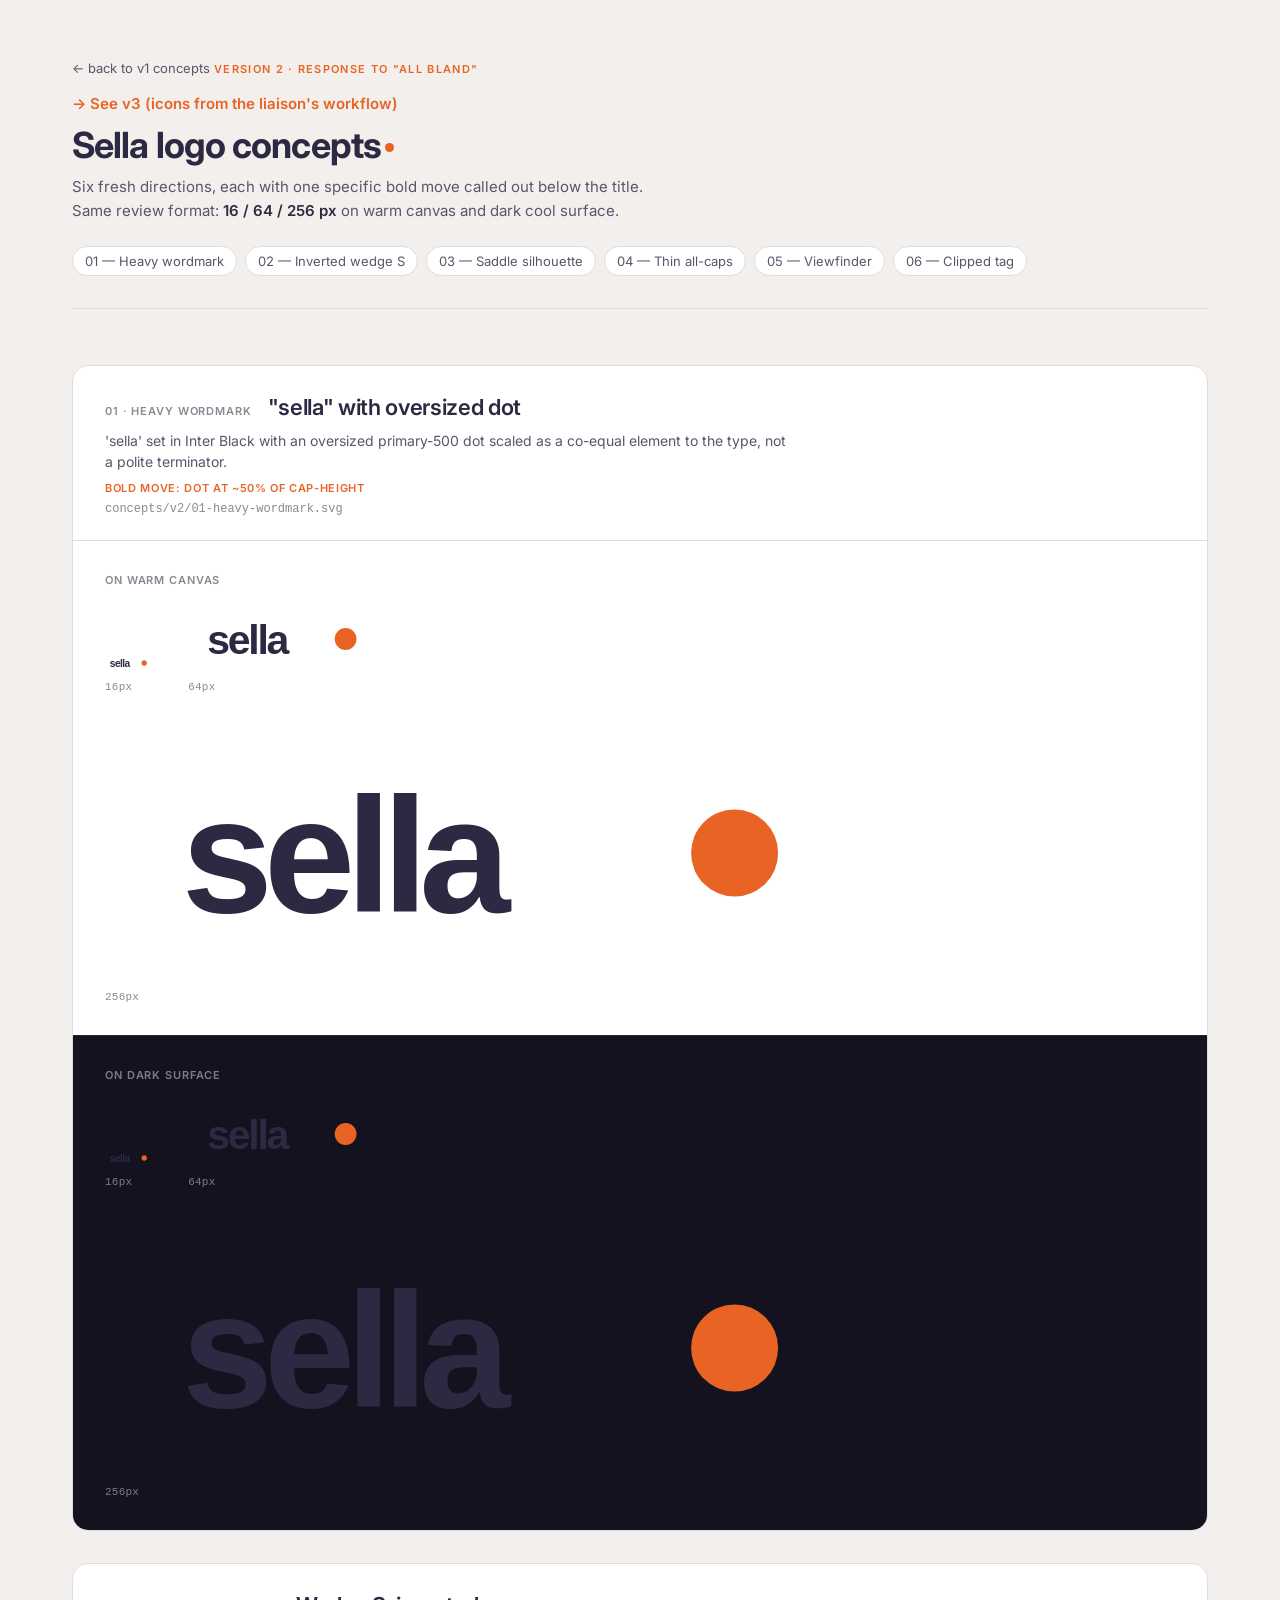
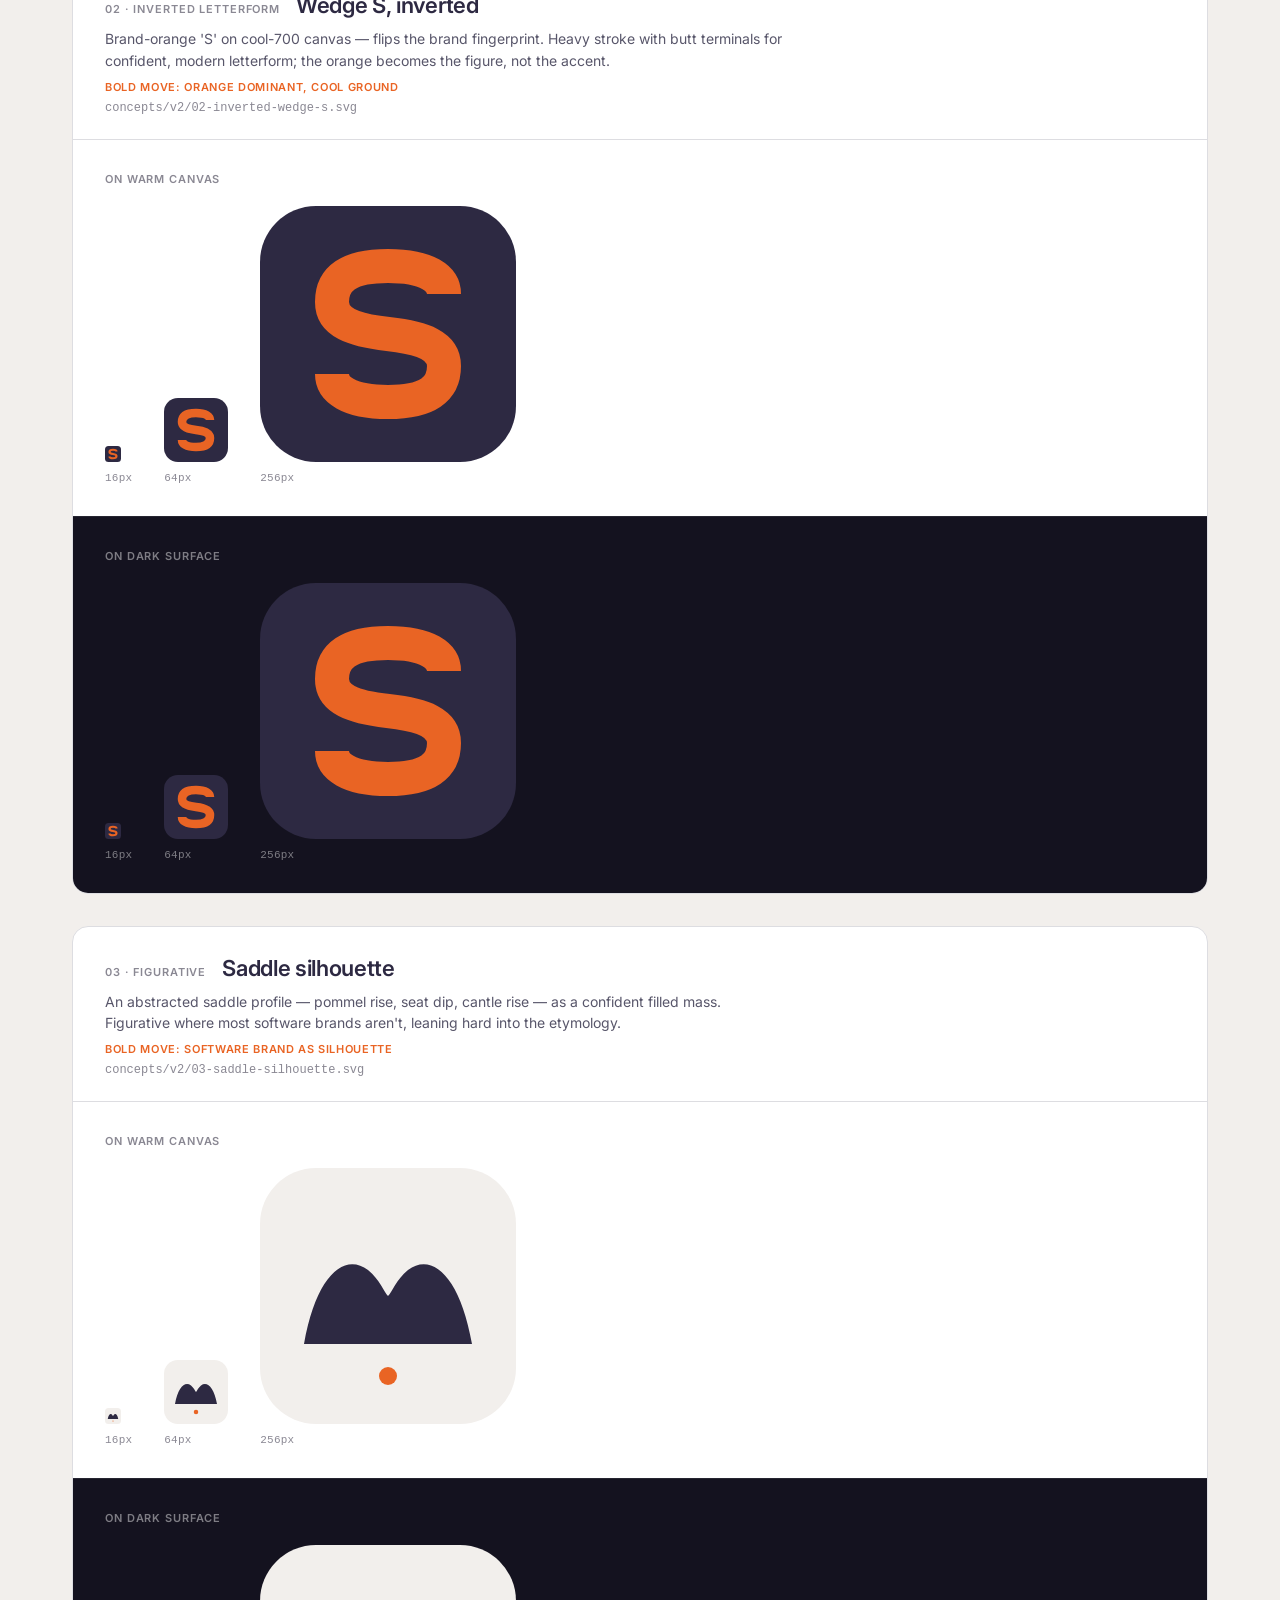
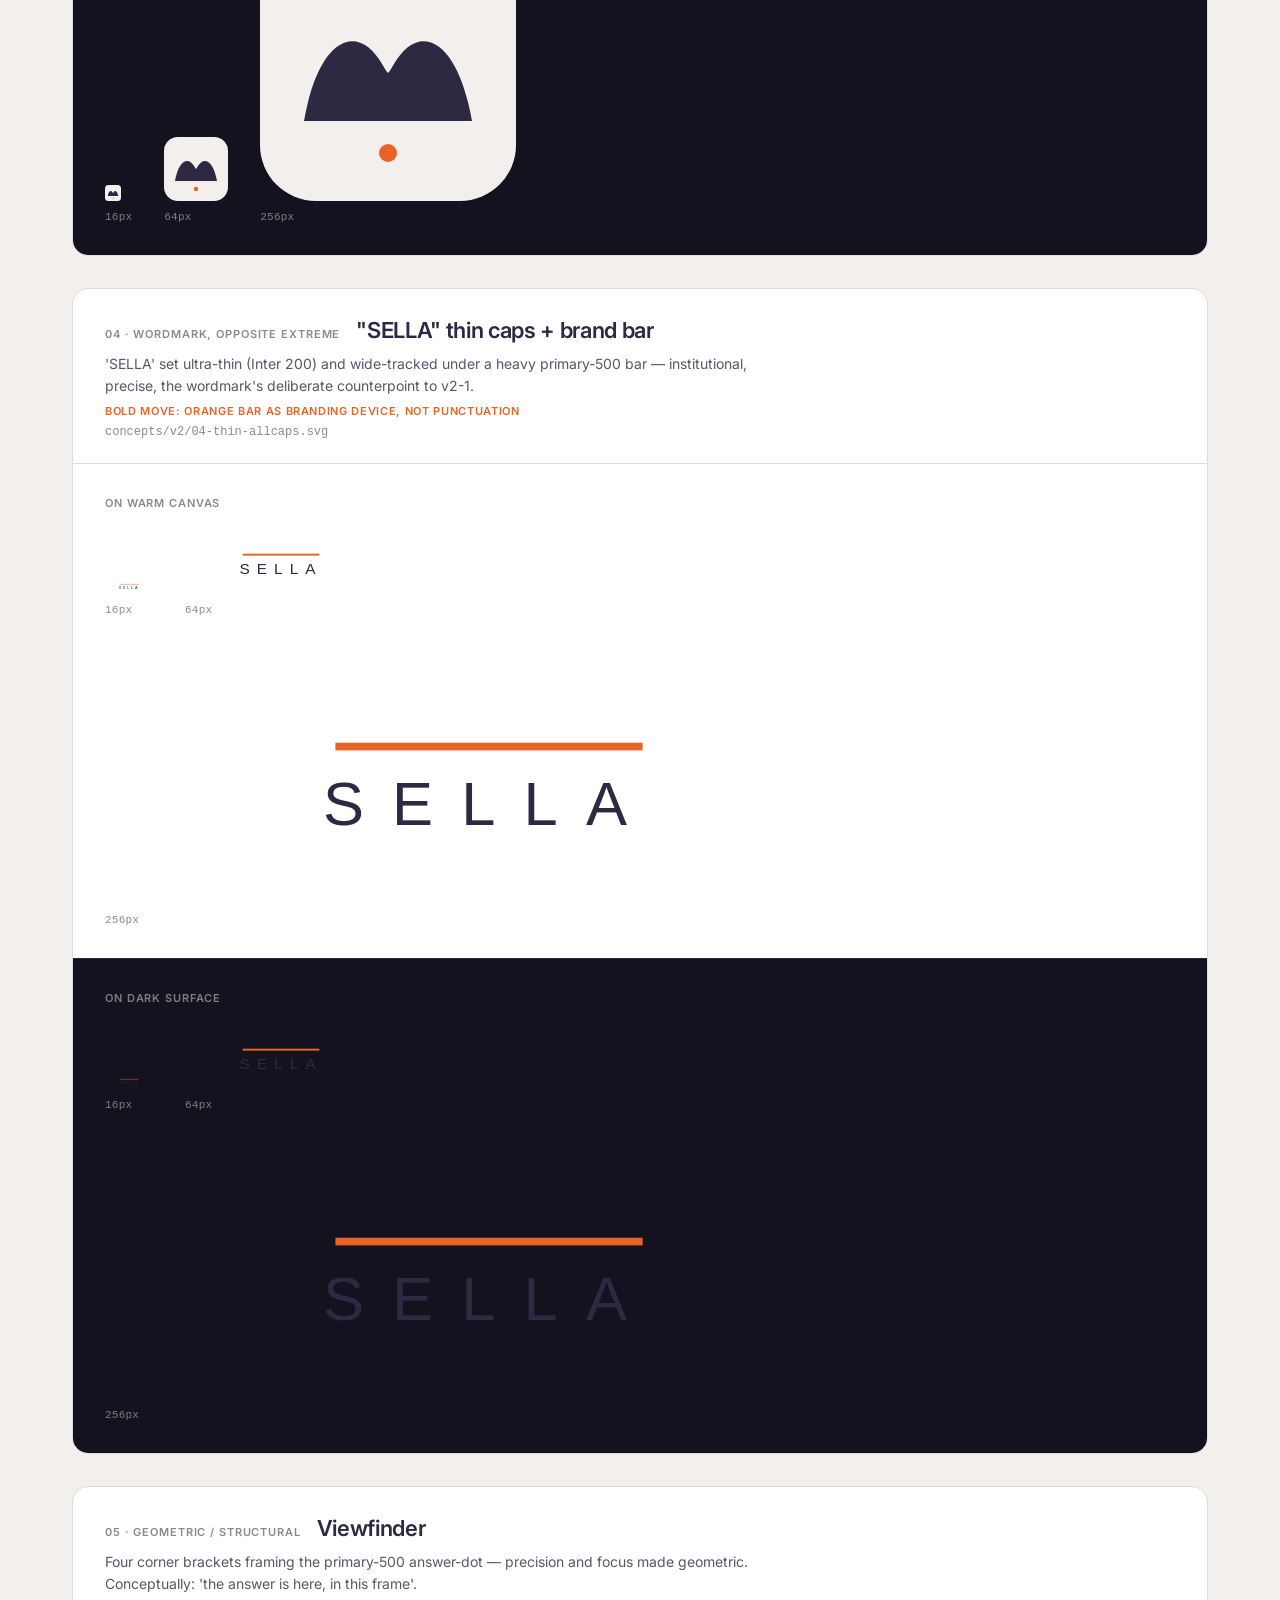
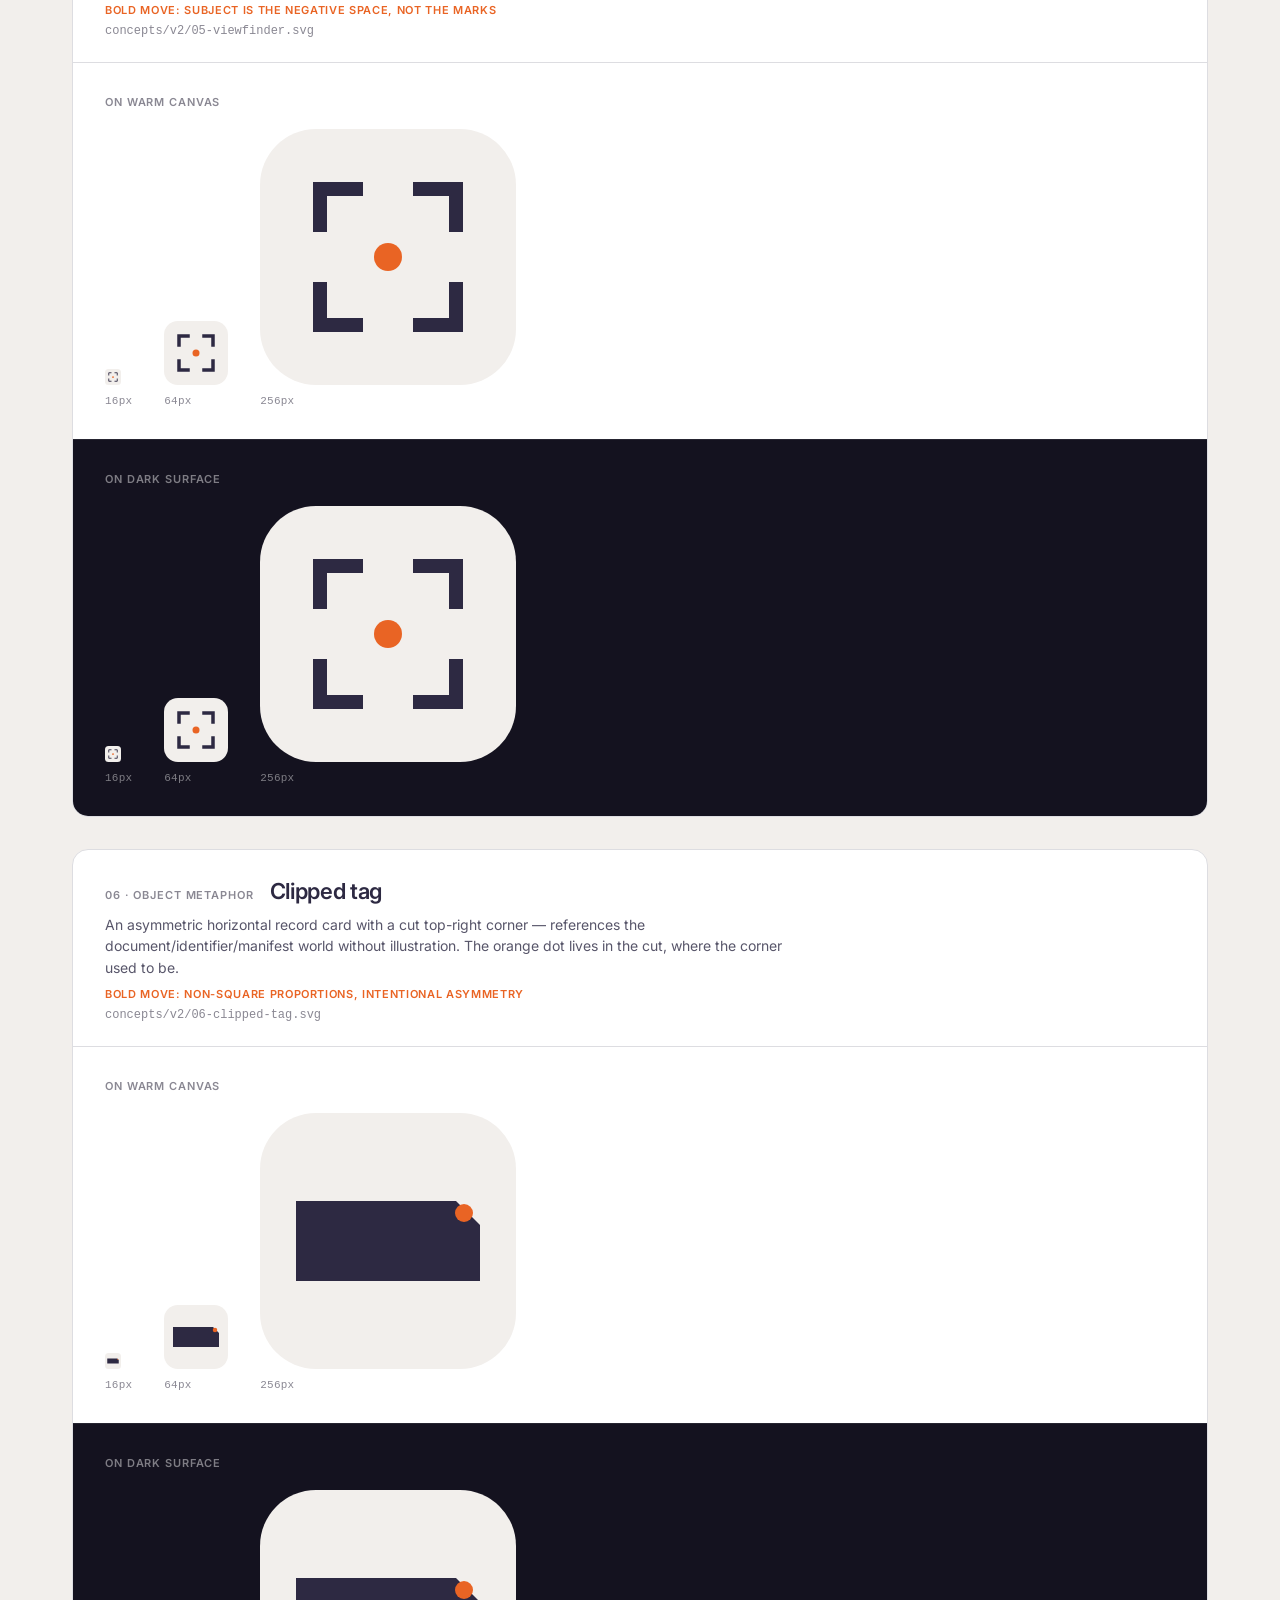
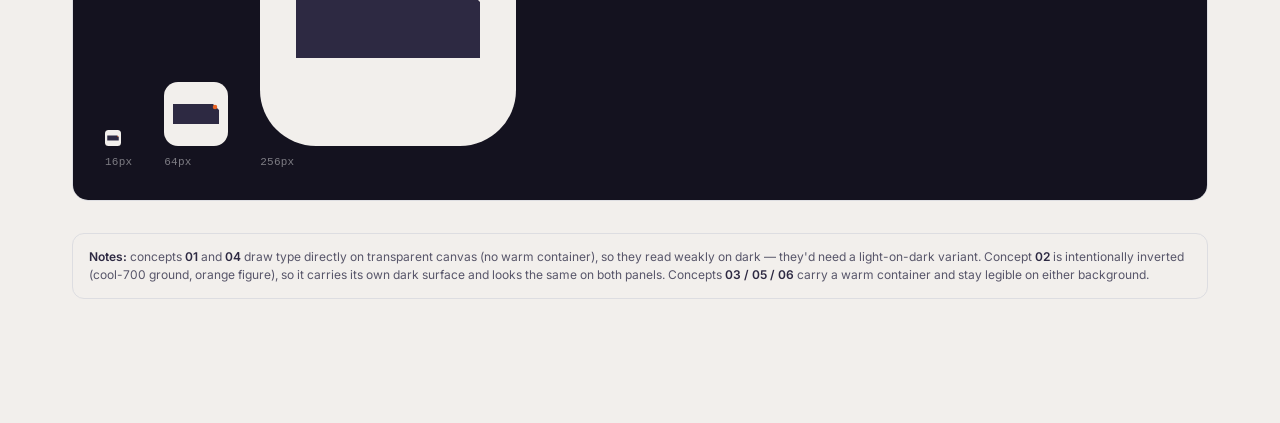
<file: concepts/v2/index.html>
<!DOCTYPE html>
<html lang="en">
<head>
  <meta charset="UTF-8" />
  <meta name="viewport" content="width=device-width, initial-scale=1.0" />
  <title>Sella logo concepts v2 — review</title>
  <script>
    // Vercel cleanUrls strips trailing slashes (e.g. /concepts/v2), which
    // makes the browser resolve relative paths against the parent dir.
    // Inject a <base> so relative <img> srcs still resolve correctly.
    (function () {
      var path = window.location.pathname;
      if (!path.endsWith('/') && !/\.[a-z0-9]+$/i.test(path)) {
        var base = document.createElement('base');
        base.href = path + '/';
        document.head.insertBefore(base, document.head.firstChild);
      }
    })();
  </script>
  <link rel="preconnect" href="https://fonts.googleapis.com" />
  <link rel="preconnect" href="https://fonts.gstatic.com" crossorigin />
  <link href="https://fonts.googleapis.com/css2?family=Inter:wght@200;400;500;600;700;900&display=swap" rel="stylesheet" />
  <style>
    :root {
      --primary-500: #E96424;
      --cool-100: #DDDDE1;
      --cool-200: #BEBDC4;
      --cool-300: #8A8893;
      --cool-400: #58566A;
      --cool-700: #2D2942;
      --warm-50: #FFFFFF;
      --warm-100: #F2EFEC;
      --warm-200: #DDDAD4;
      --dark-bg: #14121F;
    }

    * { box-sizing: border-box; }

    html, body {
      margin: 0;
      padding: 0;
      font-family: 'Inter', system-ui, -apple-system, 'Helvetica Neue', sans-serif;
      color: var(--cool-700);
      background: var(--warm-100);
      -webkit-font-smoothing: antialiased;
    }

    .page {
      max-width: 1200px;
      margin: 0 auto;
      padding: 56px 32px 96px;
    }

    .page__header {
      margin-bottom: 56px;
      padding-bottom: 32px;
      border-bottom: 1px solid var(--cool-100);
    }
    .page__eyebrow {
      display: inline-block;
      font-size: 11px;
      font-weight: 600;
      letter-spacing: 0.12em;
      text-transform: uppercase;
      color: var(--primary-500);
      margin: 0 0 8px;
    }
    .page__title {
      font-size: 36px;
      font-weight: 700;
      letter-spacing: -0.025em;
      margin: 0 0 8px;
    }
    .page__title-dot {
      display: inline-block;
      width: 9px;
      height: 9px;
      border-radius: 50%;
      background: var(--primary-500);
      margin-left: 4px;
      vertical-align: 6px;
    }
    .page__sub {
      font-size: 15px;
      color: var(--cool-400);
      margin: 0;
      max-width: 64ch;
      line-height: 1.55;
    }
    .page__sub strong { color: var(--cool-700); font-weight: 600; }
    .page__back {
      display: inline-block;
      font-size: 13px;
      color: var(--cool-400);
      text-decoration: none;
      margin-bottom: 12px;
      padding: 4px 0;
    }
    .page__back:hover { color: var(--cool-700); }

    .toc {
      display: flex;
      flex-wrap: wrap;
      gap: 8px;
      margin-top: 24px;
    }
    .toc a {
      font-size: 13px;
      color: var(--cool-400);
      text-decoration: none;
      padding: 6px 12px;
      border: 1px solid var(--cool-100);
      border-radius: 999px;
      background: var(--warm-50);
      transition: color 150ms ease-out, border-color 150ms ease-out;
    }
    .toc a:hover {
      color: var(--cool-700);
      border-color: var(--cool-300);
    }

    .concept {
      background: var(--warm-50);
      border: 1px solid var(--cool-100);
      border-radius: 16px;
      margin-bottom: 32px;
      overflow: hidden;
    }
    .concept__header {
      padding: 28px 32px 24px;
      border-bottom: 1px solid var(--cool-100);
    }
    .concept__meta {
      display: flex;
      align-items: baseline;
      gap: 16px;
      margin-bottom: 10px;
    }
    .concept__num {
      font-size: 11px;
      font-weight: 600;
      letter-spacing: 0.08em;
      text-transform: uppercase;
      color: var(--cool-300);
    }
    .concept__title {
      font-size: 22px;
      font-weight: 600;
      letter-spacing: -0.015em;
      margin: 0;
    }
    .concept__rationale {
      font-size: 14px;
      color: var(--cool-400);
      margin: 0;
      max-width: 76ch;
      line-height: 1.55;
    }
    .concept__bold-move {
      display: inline-block;
      font-size: 11px;
      font-weight: 600;
      letter-spacing: 0.06em;
      text-transform: uppercase;
      color: var(--primary-500);
      margin-top: 8px;
    }
    .concept__filename {
      font-family: 'JetBrains Mono', ui-monospace, 'SF Mono', Menlo, monospace;
      font-size: 12px;
      color: var(--cool-300);
      margin-top: 6px;
    }

    .panel { padding: 32px; overflow-x: auto; }
    .panel--light { background: var(--warm-50); }
    .panel--dark { background: var(--dark-bg); }
    .panel + .panel { border-top: 1px solid var(--cool-100); }
    .panel--dark + .panel,
    .panel + .panel--dark { border-top-color: rgba(255, 255, 255, 0.08); }

    .panel__label {
      font-size: 11px;
      font-weight: 600;
      letter-spacing: 0.08em;
      text-transform: uppercase;
      color: var(--cool-300);
      margin: 0 0 20px;
    }
    .panel--dark .panel__label { color: rgba(255, 255, 255, 0.45); }

    .row {
      display: flex;
      flex-wrap: wrap;
      align-items: flex-end;
      gap: 32px;
    }

    .cell {
      display: flex;
      flex-direction: column;
      align-items: flex-start;
      gap: 10px;
    }
    .cell__stage {
      display: flex;
      align-items: flex-end;
      min-height: 16px;
    }
    .cell__stage img {
      display: block;
      max-width: none;
    }
    .cell__caption {
      font-family: 'JetBrains Mono', ui-monospace, 'SF Mono', Menlo, monospace;
      font-size: 11px;
      color: var(--cool-300);
      letter-spacing: 0.02em;
    }
    .panel--dark .cell__caption { color: rgba(255, 255, 255, 0.45); }

    .legend {
      margin-top: 8px;
      padding: 14px 16px;
      background: var(--warm-100);
      border: 1px solid var(--cool-100);
      border-radius: 12px;
      font-size: 12px;
      color: var(--cool-400);
      line-height: 1.5;
    }
    .legend strong { color: var(--cool-700); font-weight: 600; }
  </style>
</head>
<body>
  <div class="page">
    <header class="page__header">
      <a class="page__back" href="../">← back to v1 concepts</a>
      <p class="page__eyebrow">Version 2 · response to "all bland"</p>
      <p class="page__sub" style="margin:0 0 8px"><a href="../v3/" style="color:var(--primary-500); text-decoration:none; font-weight:600">→ See v3 (icons from the liaison's workflow)</a></p>
      <h1 class="page__title">Sella logo concepts<span class="page__title-dot"></span></h1>
      <p class="page__sub">
        Six fresh directions, each with one specific bold move called out below the title. Same review format: <strong>16 / 64 / 256 px</strong> on warm canvas and dark cool surface.
      </p>
      <nav class="toc">
        <a href="#c1">01 — Heavy wordmark</a>
        <a href="#c2">02 — Inverted wedge S</a>
        <a href="#c3">03 — Saddle silhouette</a>
        <a href="#c4">04 — Thin all-caps</a>
        <a href="#c5">05 — Viewfinder</a>
        <a href="#c6">06 — Clipped tag</a>
      </nav>
    </header>

    <section class="concept" id="c1">
      <div class="concept__header">
        <div class="concept__meta">
          <span class="concept__num">01 · Heavy wordmark</span>
          <h2 class="concept__title">"sella" with oversized dot</h2>
        </div>
        <p class="concept__rationale">
          'sella' set in Inter Black with an oversized primary-500 dot scaled as a co-equal element to the type, not a polite terminator.
        </p>
        <span class="concept__bold-move">Bold move: dot at ~50% of cap-height</span>
        <div class="concept__filename">concepts/v2/01-heavy-wordmark.svg</div>
      </div>
      <div class="panel panel--light">
        <p class="panel__label">On warm canvas</p>
        <div class="row">
          <div class="cell"><div class="cell__stage"><img src="01-heavy-wordmark.svg" height="16" alt="01 at 16px" /></div><span class="cell__caption">16px</span></div>
          <div class="cell"><div class="cell__stage"><img src="01-heavy-wordmark.svg" height="64" alt="01 at 64px" /></div><span class="cell__caption">64px</span></div>
          <div class="cell"><div class="cell__stage"><img src="01-heavy-wordmark.svg" height="256" alt="01 at 256px" /></div><span class="cell__caption">256px</span></div>
        </div>
      </div>
      <div class="panel panel--dark">
        <p class="panel__label">On dark surface</p>
        <div class="row">
          <div class="cell"><div class="cell__stage"><img src="01-heavy-wordmark.svg" height="16" alt="01 at 16px on dark" /></div><span class="cell__caption">16px</span></div>
          <div class="cell"><div class="cell__stage"><img src="01-heavy-wordmark.svg" height="64" alt="01 at 64px on dark" /></div><span class="cell__caption">64px</span></div>
          <div class="cell"><div class="cell__stage"><img src="01-heavy-wordmark.svg" height="256" alt="01 at 256px on dark" /></div><span class="cell__caption">256px</span></div>
        </div>
      </div>
    </section>

    <section class="concept" id="c2">
      <div class="concept__header">
        <div class="concept__meta">
          <span class="concept__num">02 · Inverted letterform</span>
          <h2 class="concept__title">Wedge S, inverted</h2>
        </div>
        <p class="concept__rationale">
          Brand-orange 'S' on cool-700 canvas — flips the brand fingerprint. Heavy stroke with butt terminals for confident, modern letterform; the orange becomes the figure, not the accent.
        </p>
        <span class="concept__bold-move">Bold move: orange dominant, cool ground</span>
        <div class="concept__filename">concepts/v2/02-inverted-wedge-s.svg</div>
      </div>
      <div class="panel panel--light">
        <p class="panel__label">On warm canvas</p>
        <div class="row">
          <div class="cell"><div class="cell__stage"><img src="02-inverted-wedge-s.svg" height="16" alt="02 at 16px" /></div><span class="cell__caption">16px</span></div>
          <div class="cell"><div class="cell__stage"><img src="02-inverted-wedge-s.svg" height="64" alt="02 at 64px" /></div><span class="cell__caption">64px</span></div>
          <div class="cell"><div class="cell__stage"><img src="02-inverted-wedge-s.svg" height="256" alt="02 at 256px" /></div><span class="cell__caption">256px</span></div>
        </div>
      </div>
      <div class="panel panel--dark">
        <p class="panel__label">On dark surface</p>
        <div class="row">
          <div class="cell"><div class="cell__stage"><img src="02-inverted-wedge-s.svg" height="16" alt="02 at 16px on dark" /></div><span class="cell__caption">16px</span></div>
          <div class="cell"><div class="cell__stage"><img src="02-inverted-wedge-s.svg" height="64" alt="02 at 64px on dark" /></div><span class="cell__caption">64px</span></div>
          <div class="cell"><div class="cell__stage"><img src="02-inverted-wedge-s.svg" height="256" alt="02 at 256px on dark" /></div><span class="cell__caption">256px</span></div>
        </div>
      </div>
    </section>

    <section class="concept" id="c3">
      <div class="concept__header">
        <div class="concept__meta">
          <span class="concept__num">03 · Figurative</span>
          <h2 class="concept__title">Saddle silhouette</h2>
        </div>
        <p class="concept__rationale">
          An abstracted saddle profile — pommel rise, seat dip, cantle rise — as a confident filled mass. Figurative where most software brands aren't, leaning hard into the etymology.
        </p>
        <span class="concept__bold-move">Bold move: software brand as silhouette</span>
        <div class="concept__filename">concepts/v2/03-saddle-silhouette.svg</div>
      </div>
      <div class="panel panel--light">
        <p class="panel__label">On warm canvas</p>
        <div class="row">
          <div class="cell"><div class="cell__stage"><img src="03-saddle-silhouette.svg" height="16" alt="03 at 16px" /></div><span class="cell__caption">16px</span></div>
          <div class="cell"><div class="cell__stage"><img src="03-saddle-silhouette.svg" height="64" alt="03 at 64px" /></div><span class="cell__caption">64px</span></div>
          <div class="cell"><div class="cell__stage"><img src="03-saddle-silhouette.svg" height="256" alt="03 at 256px" /></div><span class="cell__caption">256px</span></div>
        </div>
      </div>
      <div class="panel panel--dark">
        <p class="panel__label">On dark surface</p>
        <div class="row">
          <div class="cell"><div class="cell__stage"><img src="03-saddle-silhouette.svg" height="16" alt="03 at 16px on dark" /></div><span class="cell__caption">16px</span></div>
          <div class="cell"><div class="cell__stage"><img src="03-saddle-silhouette.svg" height="64" alt="03 at 64px on dark" /></div><span class="cell__caption">64px</span></div>
          <div class="cell"><div class="cell__stage"><img src="03-saddle-silhouette.svg" height="256" alt="03 at 256px on dark" /></div><span class="cell__caption">256px</span></div>
        </div>
      </div>
    </section>

    <section class="concept" id="c4">
      <div class="concept__header">
        <div class="concept__meta">
          <span class="concept__num">04 · Wordmark, opposite extreme</span>
          <h2 class="concept__title">"SELLA" thin caps + brand bar</h2>
        </div>
        <p class="concept__rationale">
          'SELLA' set ultra-thin (Inter 200) and wide-tracked under a heavy primary-500 bar — institutional, precise, the wordmark's deliberate counterpoint to v2-1.
        </p>
        <span class="concept__bold-move">Bold move: orange bar as branding device, not punctuation</span>
        <div class="concept__filename">concepts/v2/04-thin-allcaps.svg</div>
      </div>
      <div class="panel panel--light">
        <p class="panel__label">On warm canvas</p>
        <div class="row">
          <div class="cell"><div class="cell__stage"><img src="04-thin-allcaps.svg" height="16" alt="04 at 16px" /></div><span class="cell__caption">16px</span></div>
          <div class="cell"><div class="cell__stage"><img src="04-thin-allcaps.svg" height="64" alt="04 at 64px" /></div><span class="cell__caption">64px</span></div>
          <div class="cell"><div class="cell__stage"><img src="04-thin-allcaps.svg" height="256" alt="04 at 256px" /></div><span class="cell__caption">256px</span></div>
        </div>
      </div>
      <div class="panel panel--dark">
        <p class="panel__label">On dark surface</p>
        <div class="row">
          <div class="cell"><div class="cell__stage"><img src="04-thin-allcaps.svg" height="16" alt="04 at 16px on dark" /></div><span class="cell__caption">16px</span></div>
          <div class="cell"><div class="cell__stage"><img src="04-thin-allcaps.svg" height="64" alt="04 at 64px on dark" /></div><span class="cell__caption">64px</span></div>
          <div class="cell"><div class="cell__stage"><img src="04-thin-allcaps.svg" height="256" alt="04 at 256px on dark" /></div><span class="cell__caption">256px</span></div>
        </div>
      </div>
    </section>

    <section class="concept" id="c5">
      <div class="concept__header">
        <div class="concept__meta">
          <span class="concept__num">05 · Geometric / structural</span>
          <h2 class="concept__title">Viewfinder</h2>
        </div>
        <p class="concept__rationale">
          Four corner brackets framing the primary-500 answer-dot — precision and focus made geometric. Conceptually: 'the answer is here, in this frame'.
        </p>
        <span class="concept__bold-move">Bold move: subject is the negative space, not the marks</span>
        <div class="concept__filename">concepts/v2/05-viewfinder.svg</div>
      </div>
      <div class="panel panel--light">
        <p class="panel__label">On warm canvas</p>
        <div class="row">
          <div class="cell"><div class="cell__stage"><img src="05-viewfinder.svg" height="16" alt="05 at 16px" /></div><span class="cell__caption">16px</span></div>
          <div class="cell"><div class="cell__stage"><img src="05-viewfinder.svg" height="64" alt="05 at 64px" /></div><span class="cell__caption">64px</span></div>
          <div class="cell"><div class="cell__stage"><img src="05-viewfinder.svg" height="256" alt="05 at 256px" /></div><span class="cell__caption">256px</span></div>
        </div>
      </div>
      <div class="panel panel--dark">
        <p class="panel__label">On dark surface</p>
        <div class="row">
          <div class="cell"><div class="cell__stage"><img src="05-viewfinder.svg" height="16" alt="05 at 16px on dark" /></div><span class="cell__caption">16px</span></div>
          <div class="cell"><div class="cell__stage"><img src="05-viewfinder.svg" height="64" alt="05 at 64px on dark" /></div><span class="cell__caption">64px</span></div>
          <div class="cell"><div class="cell__stage"><img src="05-viewfinder.svg" height="256" alt="05 at 256px on dark" /></div><span class="cell__caption">256px</span></div>
        </div>
      </div>
    </section>

    <section class="concept" id="c6">
      <div class="concept__header">
        <div class="concept__meta">
          <span class="concept__num">06 · Object metaphor</span>
          <h2 class="concept__title">Clipped tag</h2>
        </div>
        <p class="concept__rationale">
          An asymmetric horizontal record card with a cut top-right corner — references the document/identifier/manifest world without illustration. The orange dot lives in the cut, where the corner used to be.
        </p>
        <span class="concept__bold-move">Bold move: non-square proportions, intentional asymmetry</span>
        <div class="concept__filename">concepts/v2/06-clipped-tag.svg</div>
      </div>
      <div class="panel panel--light">
        <p class="panel__label">On warm canvas</p>
        <div class="row">
          <div class="cell"><div class="cell__stage"><img src="06-clipped-tag.svg" height="16" alt="06 at 16px" /></div><span class="cell__caption">16px</span></div>
          <div class="cell"><div class="cell__stage"><img src="06-clipped-tag.svg" height="64" alt="06 at 64px" /></div><span class="cell__caption">64px</span></div>
          <div class="cell"><div class="cell__stage"><img src="06-clipped-tag.svg" height="256" alt="06 at 256px" /></div><span class="cell__caption">256px</span></div>
        </div>
      </div>
      <div class="panel panel--dark">
        <p class="panel__label">On dark surface</p>
        <div class="row">
          <div class="cell"><div class="cell__stage"><img src="06-clipped-tag.svg" height="16" alt="06 at 16px on dark" /></div><span class="cell__caption">16px</span></div>
          <div class="cell"><div class="cell__stage"><img src="06-clipped-tag.svg" height="64" alt="06 at 64px on dark" /></div><span class="cell__caption">64px</span></div>
          <div class="cell"><div class="cell__stage"><img src="06-clipped-tag.svg" height="256" alt="06 at 256px on dark" /></div><span class="cell__caption">256px</span></div>
        </div>
      </div>
    </section>

    <p class="legend">
      <strong>Notes:</strong> concepts <strong>01</strong> and <strong>04</strong> draw type directly on transparent canvas (no warm container), so they read weakly on dark — they'd need a light-on-dark variant. Concept <strong>02</strong> is intentionally inverted (cool-700 ground, orange figure), so it carries its own dark surface and looks the same on both panels. Concepts <strong>03 / 05 / 06</strong> carry a warm container and stay legible on either background.
    </p>
  </div>
</body>
</html>
</file>
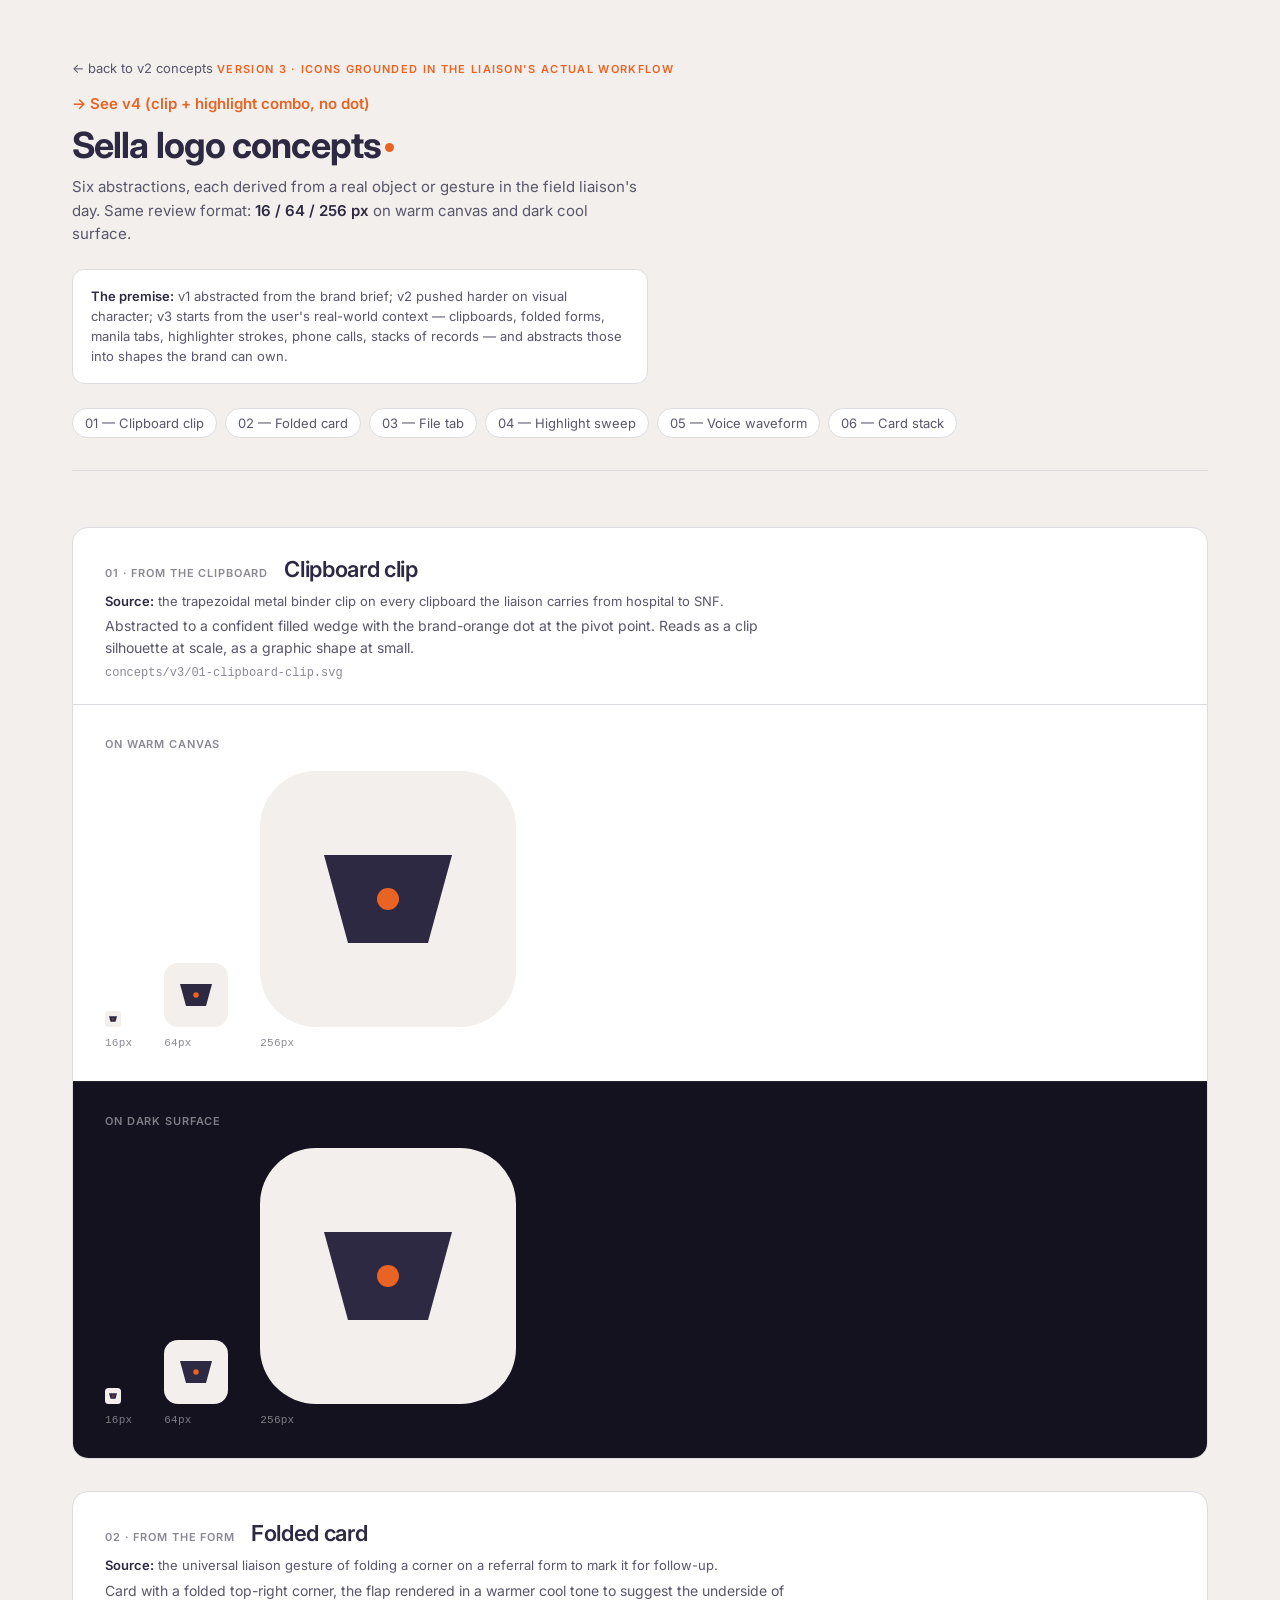
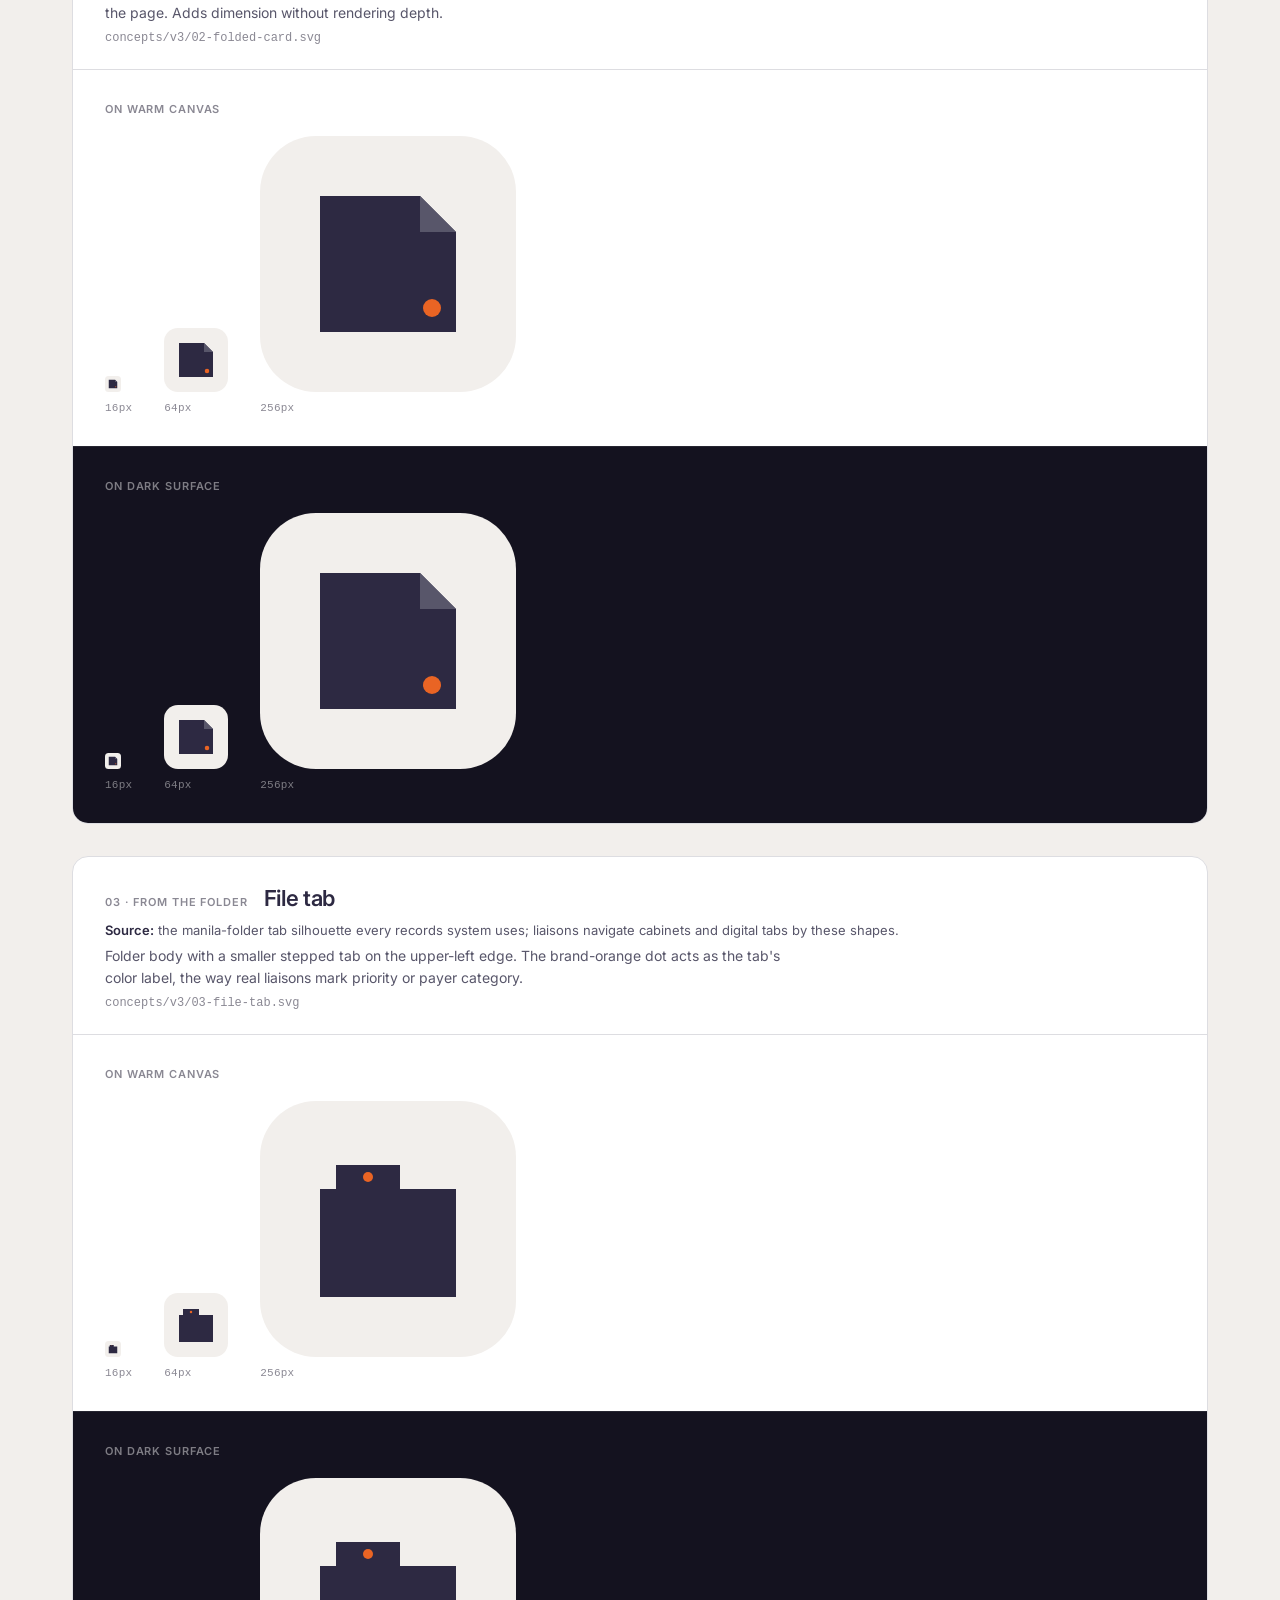
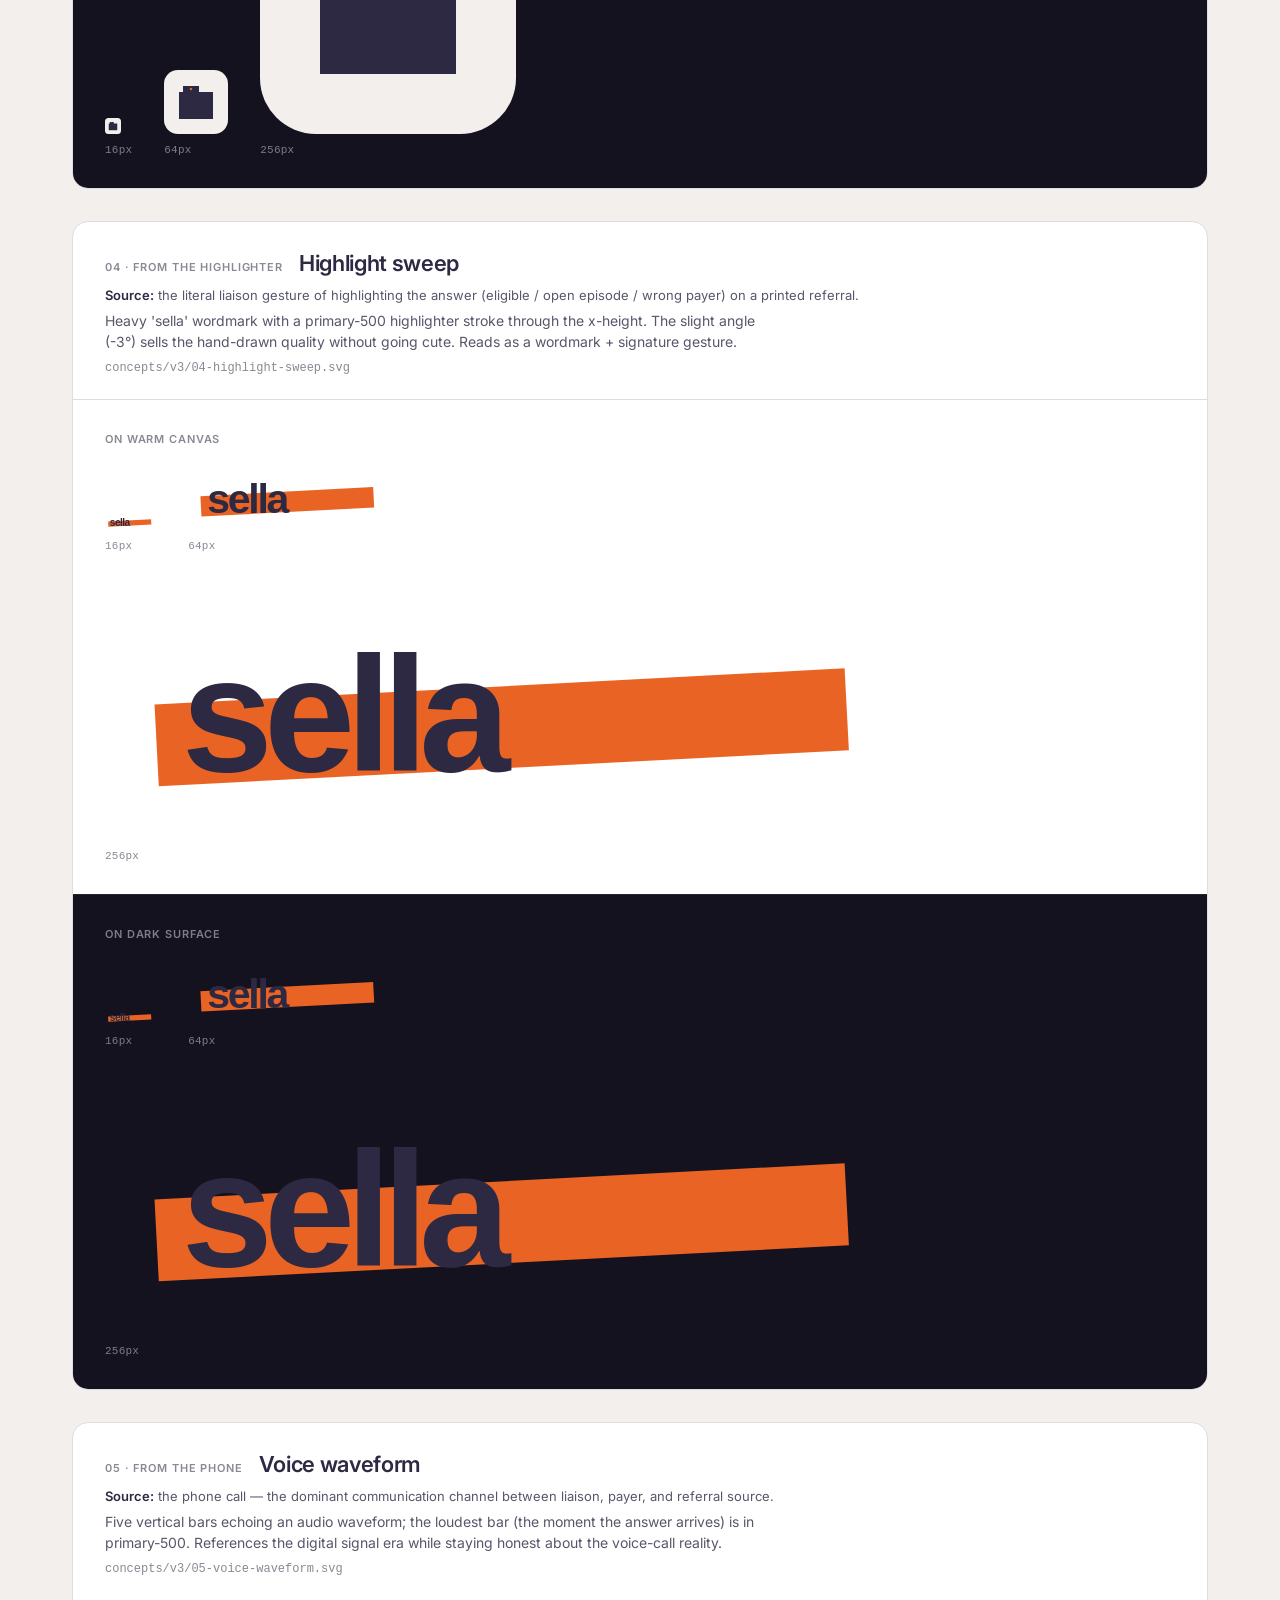
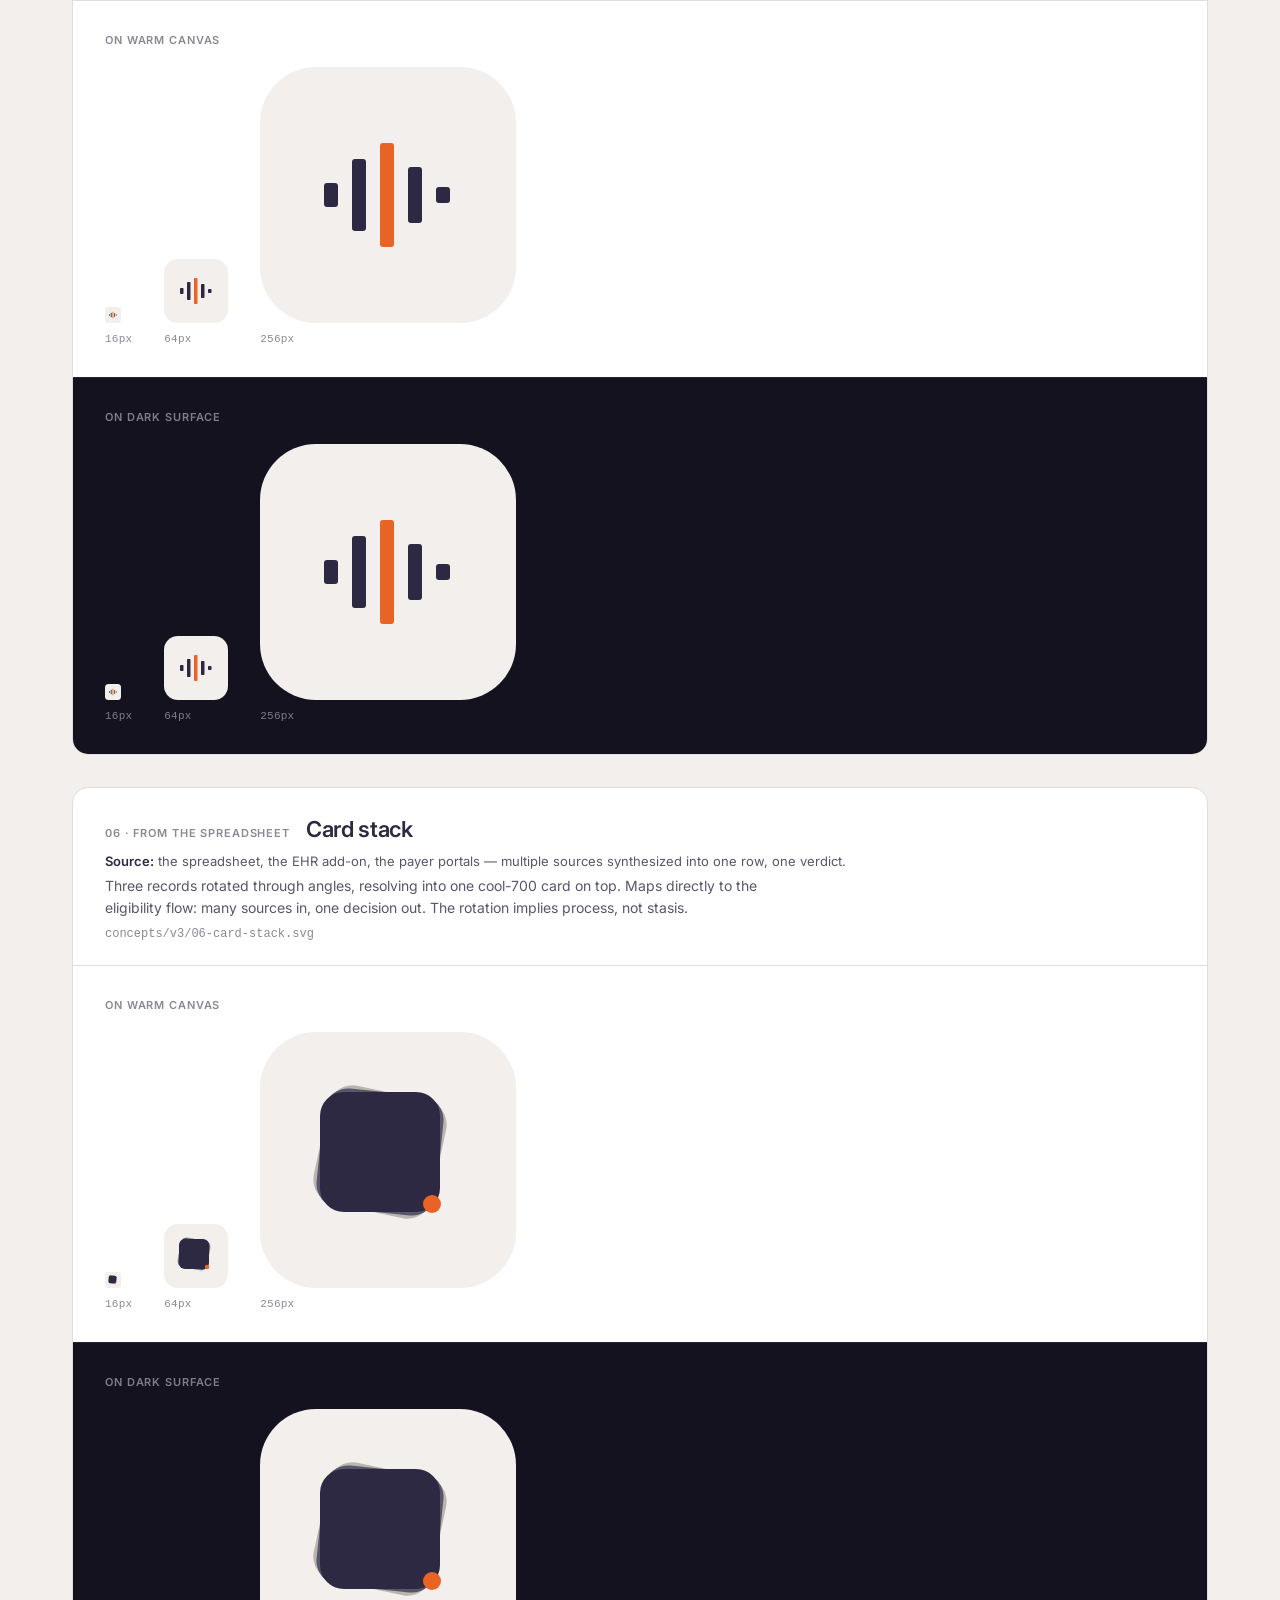
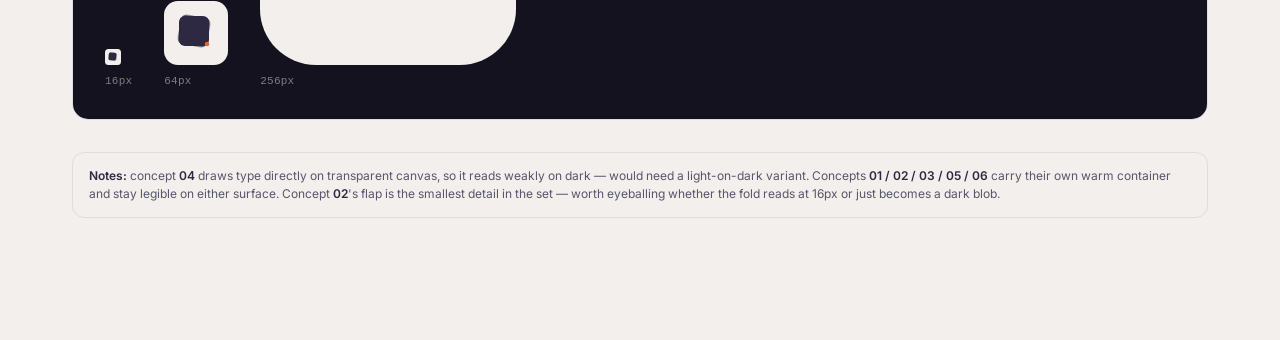
<file: concepts/v3/index.html>
<!DOCTYPE html>
<html lang="en">
<head>
  <meta charset="UTF-8" />
  <meta name="viewport" content="width=device-width, initial-scale=1.0" />
  <title>Sella logo concepts v3 — review</title>
  <script>
    // Vercel cleanUrls strips trailing slashes (e.g. /concepts/v3), which
    // makes the browser resolve relative paths against the parent dir.
    // Inject a <base> so relative <img> srcs still resolve correctly.
    (function () {
      var path = window.location.pathname;
      if (!path.endsWith('/') && !/\.[a-z0-9]+$/i.test(path)) {
        var base = document.createElement('base');
        base.href = path + '/';
        document.head.insertBefore(base, document.head.firstChild);
      }
    })();
  </script>
  <link rel="preconnect" href="https://fonts.googleapis.com" />
  <link rel="preconnect" href="https://fonts.gstatic.com" crossorigin />
  <link href="https://fonts.googleapis.com/css2?family=Inter:wght@200;400;500;600;700;900&display=swap" rel="stylesheet" />
  <style>
    :root {
      --primary-500: #E96424;
      --cool-100: #DDDDE1;
      --cool-200: #BEBDC4;
      --cool-300: #8A8893;
      --cool-400: #58566A;
      --cool-700: #2D2942;
      --warm-50: #FFFFFF;
      --warm-100: #F2EFEC;
      --warm-200: #DDDAD4;
      --dark-bg: #14121F;
    }

    * { box-sizing: border-box; }

    html, body {
      margin: 0;
      padding: 0;
      font-family: 'Inter', system-ui, -apple-system, 'Helvetica Neue', sans-serif;
      color: var(--cool-700);
      background: var(--warm-100);
      -webkit-font-smoothing: antialiased;
    }

    .page {
      max-width: 1200px;
      margin: 0 auto;
      padding: 56px 32px 96px;
    }

    .page__header {
      margin-bottom: 56px;
      padding-bottom: 32px;
      border-bottom: 1px solid var(--cool-100);
    }
    .page__eyebrow {
      display: inline-block;
      font-size: 11px;
      font-weight: 600;
      letter-spacing: 0.12em;
      text-transform: uppercase;
      color: var(--primary-500);
      margin: 0 0 8px;
    }
    .page__title {
      font-size: 36px;
      font-weight: 700;
      letter-spacing: -0.025em;
      margin: 0 0 8px;
    }
    .page__title-dot {
      display: inline-block;
      width: 9px;
      height: 9px;
      border-radius: 50%;
      background: var(--primary-500);
      margin-left: 4px;
      vertical-align: 6px;
    }
    .page__sub {
      font-size: 15px;
      color: var(--cool-400);
      margin: 0;
      max-width: 64ch;
      line-height: 1.55;
    }
    .page__sub strong { color: var(--cool-700); font-weight: 600; }
    .page__back {
      display: inline-block;
      font-size: 13px;
      color: var(--cool-400);
      text-decoration: none;
      margin-bottom: 12px;
      padding: 4px 0;
    }
    .page__back:hover { color: var(--cool-700); }

    .premise {
      margin-top: 24px;
      padding: 16px 18px;
      background: var(--warm-50);
      border: 1px solid var(--cool-100);
      border-radius: 12px;
      font-size: 13px;
      color: var(--cool-400);
      line-height: 1.55;
      max-width: 72ch;
    }
    .premise strong { color: var(--cool-700); font-weight: 600; }

    .toc {
      display: flex;
      flex-wrap: wrap;
      gap: 8px;
      margin-top: 24px;
    }
    .toc a {
      font-size: 13px;
      color: var(--cool-400);
      text-decoration: none;
      padding: 6px 12px;
      border: 1px solid var(--cool-100);
      border-radius: 999px;
      background: var(--warm-50);
      transition: color 150ms ease-out, border-color 150ms ease-out;
    }
    .toc a:hover {
      color: var(--cool-700);
      border-color: var(--cool-300);
    }

    .concept {
      background: var(--warm-50);
      border: 1px solid var(--cool-100);
      border-radius: 16px;
      margin-bottom: 32px;
      overflow: hidden;
    }
    .concept__header {
      padding: 28px 32px 24px;
      border-bottom: 1px solid var(--cool-100);
    }
    .concept__meta {
      display: flex;
      align-items: baseline;
      gap: 16px;
      margin-bottom: 10px;
      flex-wrap: wrap;
    }
    .concept__num {
      font-size: 11px;
      font-weight: 600;
      letter-spacing: 0.08em;
      text-transform: uppercase;
      color: var(--cool-300);
    }
    .concept__title {
      font-size: 22px;
      font-weight: 600;
      letter-spacing: -0.015em;
      margin: 0;
    }
    .concept__source {
      font-size: 13px;
      color: var(--cool-400);
      margin: 4px 0 4px;
      line-height: 1.5;
    }
    .concept__source strong { color: var(--cool-700); font-weight: 600; }
    .concept__rationale {
      font-size: 14px;
      color: var(--cool-400);
      margin: 0;
      max-width: 76ch;
      line-height: 1.55;
    }
    .concept__filename {
      font-family: 'JetBrains Mono', ui-monospace, 'SF Mono', Menlo, monospace;
      font-size: 12px;
      color: var(--cool-300);
      margin-top: 8px;
    }

    .panel { padding: 32px; overflow-x: auto; }
    .panel--light { background: var(--warm-50); }
    .panel--dark { background: var(--dark-bg); }
    .panel + .panel { border-top: 1px solid var(--cool-100); }
    .panel--dark + .panel,
    .panel + .panel--dark { border-top-color: rgba(255, 255, 255, 0.08); }

    .panel__label {
      font-size: 11px;
      font-weight: 600;
      letter-spacing: 0.08em;
      text-transform: uppercase;
      color: var(--cool-300);
      margin: 0 0 20px;
    }
    .panel--dark .panel__label { color: rgba(255, 255, 255, 0.45); }

    .row {
      display: flex;
      flex-wrap: wrap;
      align-items: flex-end;
      gap: 32px;
    }

    .cell {
      display: flex;
      flex-direction: column;
      align-items: flex-start;
      gap: 10px;
    }
    .cell__stage {
      display: flex;
      align-items: flex-end;
      min-height: 16px;
    }
    .cell__stage img {
      display: block;
      max-width: none;
    }
    .cell__caption {
      font-family: 'JetBrains Mono', ui-monospace, 'SF Mono', Menlo, monospace;
      font-size: 11px;
      color: var(--cool-300);
      letter-spacing: 0.02em;
    }
    .panel--dark .cell__caption { color: rgba(255, 255, 255, 0.45); }

    .legend {
      margin-top: 8px;
      padding: 14px 16px;
      background: var(--warm-100);
      border: 1px solid var(--cool-100);
      border-radius: 12px;
      font-size: 12px;
      color: var(--cool-400);
      line-height: 1.5;
    }
    .legend strong { color: var(--cool-700); font-weight: 600; }
  </style>
</head>
<body>
  <div class="page">
    <header class="page__header">
      <a class="page__back" href="../v2/">← back to v2 concepts</a>
      <p class="page__eyebrow">Version 3 · icons grounded in the liaison's actual workflow</p>
      <p class="page__sub" style="margin:0 0 8px"><a href="../v4/" style="color:var(--primary-500); text-decoration:none; font-weight:600">→ See v4 (clip + highlight combo, no dot)</a></p>
      <h1 class="page__title">Sella logo concepts<span class="page__title-dot"></span></h1>
      <p class="page__sub">
        Six abstractions, each derived from a real object or gesture in the field liaison's day. Same review format: <strong>16 / 64 / 256 px</strong> on warm canvas and dark cool surface.
      </p>
      <div class="premise">
        <strong>The premise:</strong> v1 abstracted from the brand brief; v2 pushed harder on visual character; v3 starts from the user's real-world context — clipboards, folded forms, manila tabs, highlighter strokes, phone calls, stacks of records — and abstracts those into shapes the brand can own.
      </div>
      <nav class="toc">
        <a href="#c1">01 — Clipboard clip</a>
        <a href="#c2">02 — Folded card</a>
        <a href="#c3">03 — File tab</a>
        <a href="#c4">04 — Highlight sweep</a>
        <a href="#c5">05 — Voice waveform</a>
        <a href="#c6">06 — Card stack</a>
      </nav>
    </header>

    <section class="concept" id="c1">
      <div class="concept__header">
        <div class="concept__meta">
          <span class="concept__num">01 · From the clipboard</span>
          <h2 class="concept__title">Clipboard clip</h2>
        </div>
        <p class="concept__source"><strong>Source:</strong> the trapezoidal metal binder clip on every clipboard the liaison carries from hospital to SNF.</p>
        <p class="concept__rationale">
          Abstracted to a confident filled wedge with the brand-orange dot at the pivot point. Reads as a clip silhouette at scale, as a graphic shape at small.
        </p>
        <div class="concept__filename">concepts/v3/01-clipboard-clip.svg</div>
      </div>
      <div class="panel panel--light">
        <p class="panel__label">On warm canvas</p>
        <div class="row">
          <div class="cell"><div class="cell__stage"><img src="01-clipboard-clip.svg" height="16" alt="01 at 16px" /></div><span class="cell__caption">16px</span></div>
          <div class="cell"><div class="cell__stage"><img src="01-clipboard-clip.svg" height="64" alt="01 at 64px" /></div><span class="cell__caption">64px</span></div>
          <div class="cell"><div class="cell__stage"><img src="01-clipboard-clip.svg" height="256" alt="01 at 256px" /></div><span class="cell__caption">256px</span></div>
        </div>
      </div>
      <div class="panel panel--dark">
        <p class="panel__label">On dark surface</p>
        <div class="row">
          <div class="cell"><div class="cell__stage"><img src="01-clipboard-clip.svg" height="16" alt="01 at 16px on dark" /></div><span class="cell__caption">16px</span></div>
          <div class="cell"><div class="cell__stage"><img src="01-clipboard-clip.svg" height="64" alt="01 at 64px on dark" /></div><span class="cell__caption">64px</span></div>
          <div class="cell"><div class="cell__stage"><img src="01-clipboard-clip.svg" height="256" alt="01 at 256px on dark" /></div><span class="cell__caption">256px</span></div>
        </div>
      </div>
    </section>

    <section class="concept" id="c2">
      <div class="concept__header">
        <div class="concept__meta">
          <span class="concept__num">02 · From the form</span>
          <h2 class="concept__title">Folded card</h2>
        </div>
        <p class="concept__source"><strong>Source:</strong> the universal liaison gesture of folding a corner on a referral form to mark it for follow-up.</p>
        <p class="concept__rationale">
          Card with a folded top-right corner, the flap rendered in a warmer cool tone to suggest the underside of the page. Adds dimension without rendering depth.
        </p>
        <div class="concept__filename">concepts/v3/02-folded-card.svg</div>
      </div>
      <div class="panel panel--light">
        <p class="panel__label">On warm canvas</p>
        <div class="row">
          <div class="cell"><div class="cell__stage"><img src="02-folded-card.svg" height="16" alt="02 at 16px" /></div><span class="cell__caption">16px</span></div>
          <div class="cell"><div class="cell__stage"><img src="02-folded-card.svg" height="64" alt="02 at 64px" /></div><span class="cell__caption">64px</span></div>
          <div class="cell"><div class="cell__stage"><img src="02-folded-card.svg" height="256" alt="02 at 256px" /></div><span class="cell__caption">256px</span></div>
        </div>
      </div>
      <div class="panel panel--dark">
        <p class="panel__label">On dark surface</p>
        <div class="row">
          <div class="cell"><div class="cell__stage"><img src="02-folded-card.svg" height="16" alt="02 at 16px on dark" /></div><span class="cell__caption">16px</span></div>
          <div class="cell"><div class="cell__stage"><img src="02-folded-card.svg" height="64" alt="02 at 64px on dark" /></div><span class="cell__caption">64px</span></div>
          <div class="cell"><div class="cell__stage"><img src="02-folded-card.svg" height="256" alt="02 at 256px on dark" /></div><span class="cell__caption">256px</span></div>
        </div>
      </div>
    </section>

    <section class="concept" id="c3">
      <div class="concept__header">
        <div class="concept__meta">
          <span class="concept__num">03 · From the folder</span>
          <h2 class="concept__title">File tab</h2>
        </div>
        <p class="concept__source"><strong>Source:</strong> the manila-folder tab silhouette every records system uses; liaisons navigate cabinets and digital tabs by these shapes.</p>
        <p class="concept__rationale">
          Folder body with a smaller stepped tab on the upper-left edge. The brand-orange dot acts as the tab's color label, the way real liaisons mark priority or payer category.
        </p>
        <div class="concept__filename">concepts/v3/03-file-tab.svg</div>
      </div>
      <div class="panel panel--light">
        <p class="panel__label">On warm canvas</p>
        <div class="row">
          <div class="cell"><div class="cell__stage"><img src="03-file-tab.svg" height="16" alt="03 at 16px" /></div><span class="cell__caption">16px</span></div>
          <div class="cell"><div class="cell__stage"><img src="03-file-tab.svg" height="64" alt="03 at 64px" /></div><span class="cell__caption">64px</span></div>
          <div class="cell"><div class="cell__stage"><img src="03-file-tab.svg" height="256" alt="03 at 256px" /></div><span class="cell__caption">256px</span></div>
        </div>
      </div>
      <div class="panel panel--dark">
        <p class="panel__label">On dark surface</p>
        <div class="row">
          <div class="cell"><div class="cell__stage"><img src="03-file-tab.svg" height="16" alt="03 at 16px on dark" /></div><span class="cell__caption">16px</span></div>
          <div class="cell"><div class="cell__stage"><img src="03-file-tab.svg" height="64" alt="03 at 64px on dark" /></div><span class="cell__caption">64px</span></div>
          <div class="cell"><div class="cell__stage"><img src="03-file-tab.svg" height="256" alt="03 at 256px on dark" /></div><span class="cell__caption">256px</span></div>
        </div>
      </div>
    </section>

    <section class="concept" id="c4">
      <div class="concept__header">
        <div class="concept__meta">
          <span class="concept__num">04 · From the highlighter</span>
          <h2 class="concept__title">Highlight sweep</h2>
        </div>
        <p class="concept__source"><strong>Source:</strong> the literal liaison gesture of highlighting the answer (eligible / open episode / wrong payer) on a printed referral.</p>
        <p class="concept__rationale">
          Heavy 'sella' wordmark with a primary-500 highlighter stroke through the x-height. The slight angle (-3°) sells the hand-drawn quality without going cute. Reads as a wordmark + signature gesture.
        </p>
        <div class="concept__filename">concepts/v3/04-highlight-sweep.svg</div>
      </div>
      <div class="panel panel--light">
        <p class="panel__label">On warm canvas</p>
        <div class="row">
          <div class="cell"><div class="cell__stage"><img src="04-highlight-sweep.svg" height="16" alt="04 at 16px" /></div><span class="cell__caption">16px</span></div>
          <div class="cell"><div class="cell__stage"><img src="04-highlight-sweep.svg" height="64" alt="04 at 64px" /></div><span class="cell__caption">64px</span></div>
          <div class="cell"><div class="cell__stage"><img src="04-highlight-sweep.svg" height="256" alt="04 at 256px" /></div><span class="cell__caption">256px</span></div>
        </div>
      </div>
      <div class="panel panel--dark">
        <p class="panel__label">On dark surface</p>
        <div class="row">
          <div class="cell"><div class="cell__stage"><img src="04-highlight-sweep.svg" height="16" alt="04 at 16px on dark" /></div><span class="cell__caption">16px</span></div>
          <div class="cell"><div class="cell__stage"><img src="04-highlight-sweep.svg" height="64" alt="04 at 64px on dark" /></div><span class="cell__caption">64px</span></div>
          <div class="cell"><div class="cell__stage"><img src="04-highlight-sweep.svg" height="256" alt="04 at 256px on dark" /></div><span class="cell__caption">256px</span></div>
        </div>
      </div>
    </section>

    <section class="concept" id="c5">
      <div class="concept__header">
        <div class="concept__meta">
          <span class="concept__num">05 · From the phone</span>
          <h2 class="concept__title">Voice waveform</h2>
        </div>
        <p class="concept__source"><strong>Source:</strong> the phone call — the dominant communication channel between liaison, payer, and referral source.</p>
        <p class="concept__rationale">
          Five vertical bars echoing an audio waveform; the loudest bar (the moment the answer arrives) is in primary-500. References the digital signal era while staying honest about the voice-call reality.
        </p>
        <div class="concept__filename">concepts/v3/05-voice-waveform.svg</div>
      </div>
      <div class="panel panel--light">
        <p class="panel__label">On warm canvas</p>
        <div class="row">
          <div class="cell"><div class="cell__stage"><img src="05-voice-waveform.svg" height="16" alt="05 at 16px" /></div><span class="cell__caption">16px</span></div>
          <div class="cell"><div class="cell__stage"><img src="05-voice-waveform.svg" height="64" alt="05 at 64px" /></div><span class="cell__caption">64px</span></div>
          <div class="cell"><div class="cell__stage"><img src="05-voice-waveform.svg" height="256" alt="05 at 256px" /></div><span class="cell__caption">256px</span></div>
        </div>
      </div>
      <div class="panel panel--dark">
        <p class="panel__label">On dark surface</p>
        <div class="row">
          <div class="cell"><div class="cell__stage"><img src="05-voice-waveform.svg" height="16" alt="05 at 16px on dark" /></div><span class="cell__caption">16px</span></div>
          <div class="cell"><div class="cell__stage"><img src="05-voice-waveform.svg" height="64" alt="05 at 64px on dark" /></div><span class="cell__caption">64px</span></div>
          <div class="cell"><div class="cell__stage"><img src="05-voice-waveform.svg" height="256" alt="05 at 256px on dark" /></div><span class="cell__caption">256px</span></div>
        </div>
      </div>
    </section>

    <section class="concept" id="c6">
      <div class="concept__header">
        <div class="concept__meta">
          <span class="concept__num">06 · From the spreadsheet</span>
          <h2 class="concept__title">Card stack</h2>
        </div>
        <p class="concept__source"><strong>Source:</strong> the spreadsheet, the EHR add-on, the payer portals — multiple sources synthesized into one row, one verdict.</p>
        <p class="concept__rationale">
          Three records rotated through angles, resolving into one cool-700 card on top. Maps directly to the eligibility flow: many sources in, one decision out. The rotation implies process, not stasis.
        </p>
        <div class="concept__filename">concepts/v3/06-card-stack.svg</div>
      </div>
      <div class="panel panel--light">
        <p class="panel__label">On warm canvas</p>
        <div class="row">
          <div class="cell"><div class="cell__stage"><img src="06-card-stack.svg" height="16" alt="06 at 16px" /></div><span class="cell__caption">16px</span></div>
          <div class="cell"><div class="cell__stage"><img src="06-card-stack.svg" height="64" alt="06 at 64px" /></div><span class="cell__caption">64px</span></div>
          <div class="cell"><div class="cell__stage"><img src="06-card-stack.svg" height="256" alt="06 at 256px" /></div><span class="cell__caption">256px</span></div>
        </div>
      </div>
      <div class="panel panel--dark">
        <p class="panel__label">On dark surface</p>
        <div class="row">
          <div class="cell"><div class="cell__stage"><img src="06-card-stack.svg" height="16" alt="06 at 16px on dark" /></div><span class="cell__caption">16px</span></div>
          <div class="cell"><div class="cell__stage"><img src="06-card-stack.svg" height="64" alt="06 at 64px on dark" /></div><span class="cell__caption">64px</span></div>
          <div class="cell"><div class="cell__stage"><img src="06-card-stack.svg" height="256" alt="06 at 256px on dark" /></div><span class="cell__caption">256px</span></div>
        </div>
      </div>
    </section>

    <p class="legend">
      <strong>Notes:</strong> concept <strong>04</strong> draws type directly on transparent canvas, so it reads weakly on dark — would need a light-on-dark variant. Concepts <strong>01 / 02 / 03 / 05 / 06</strong> carry their own warm container and stay legible on either surface. Concept <strong>02</strong>'s flap is the smallest detail in the set — worth eyeballing whether the fold reads at 16px or just becomes a dark blob.
    </p>
  </div>
</body>
</html>
</file>
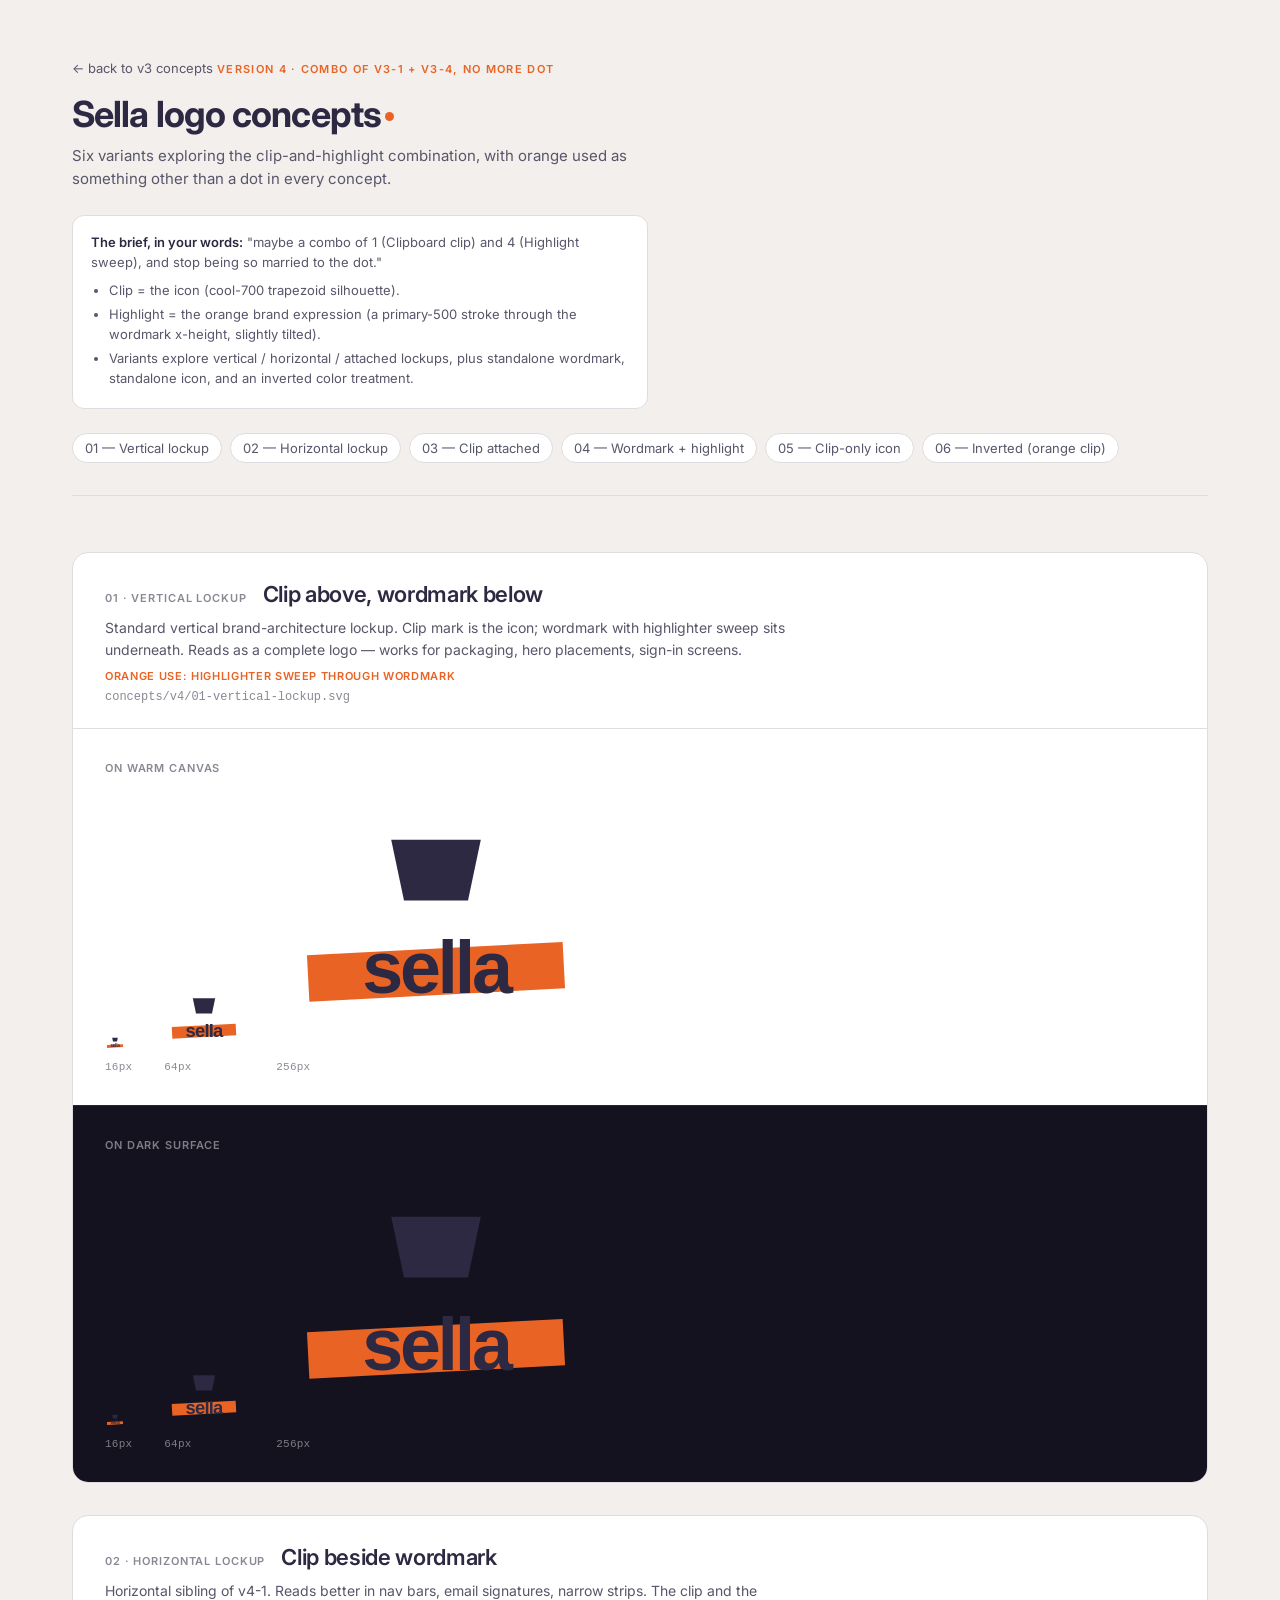
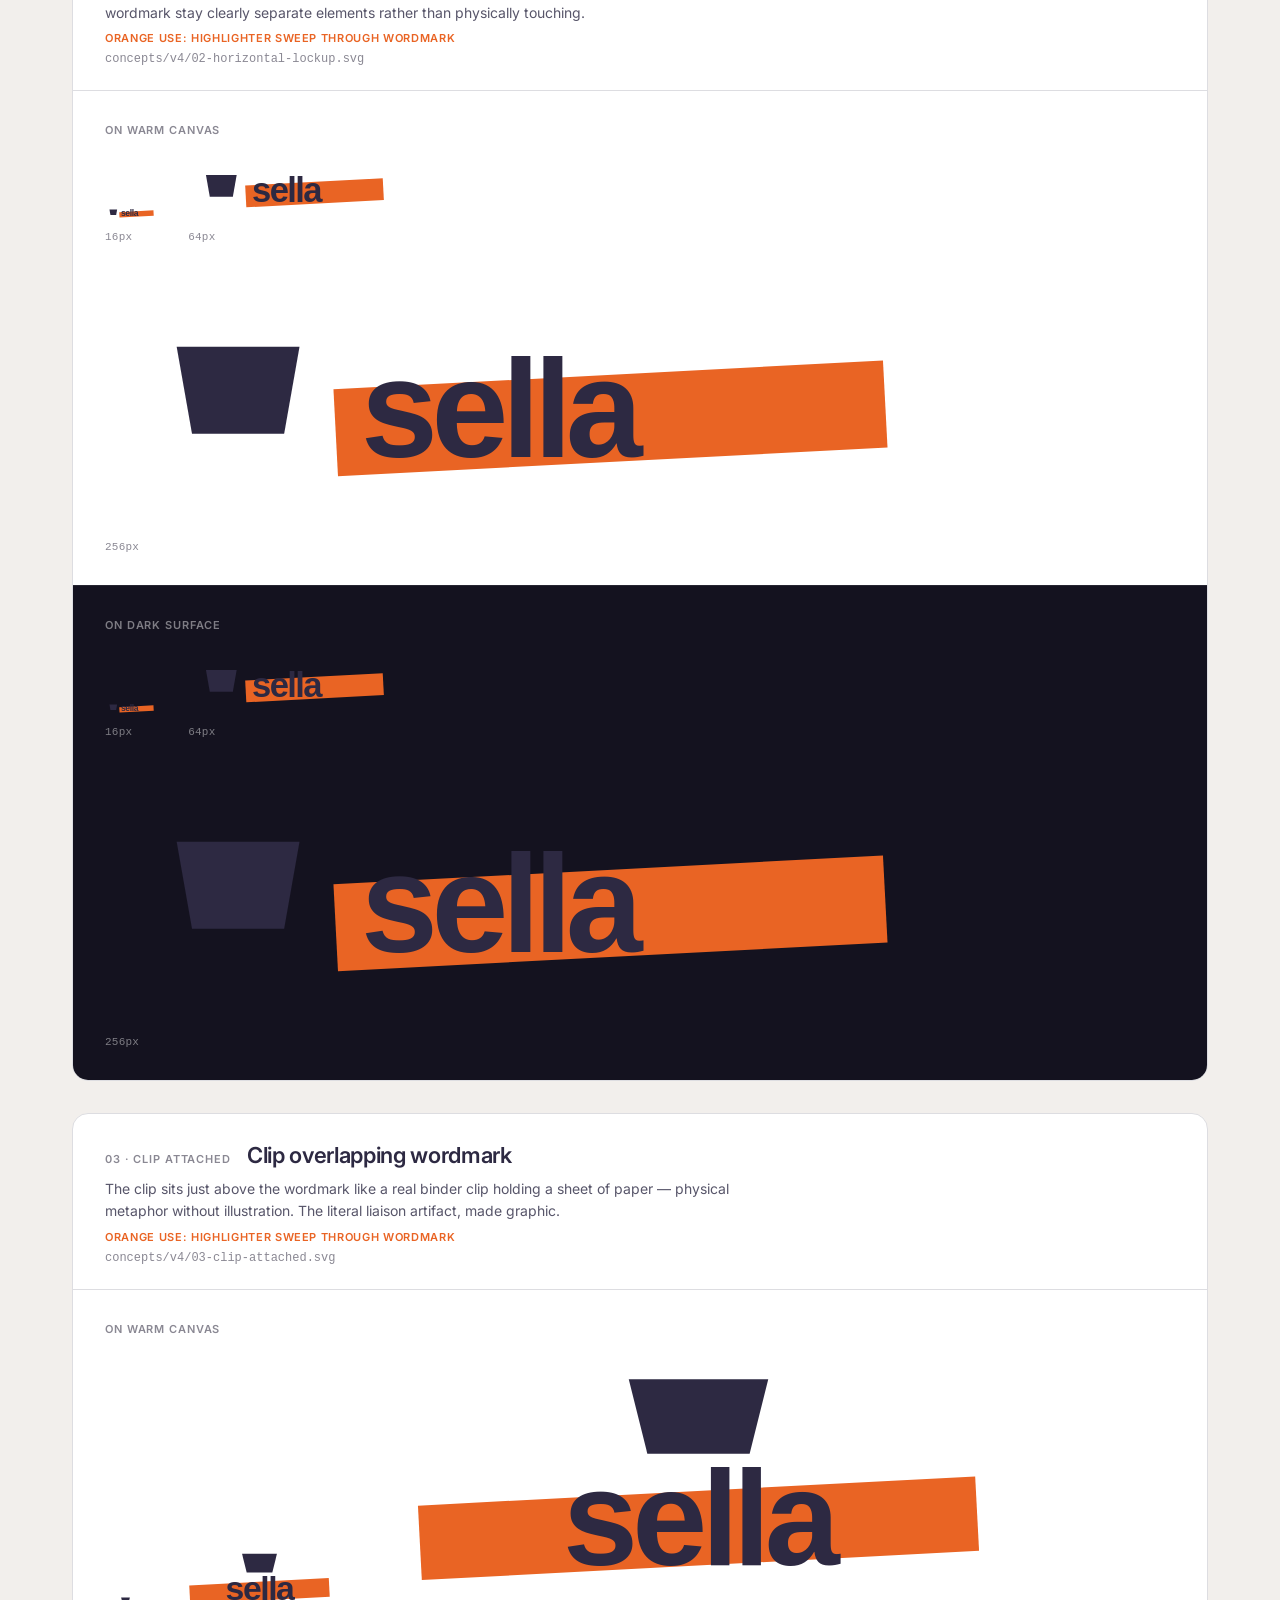
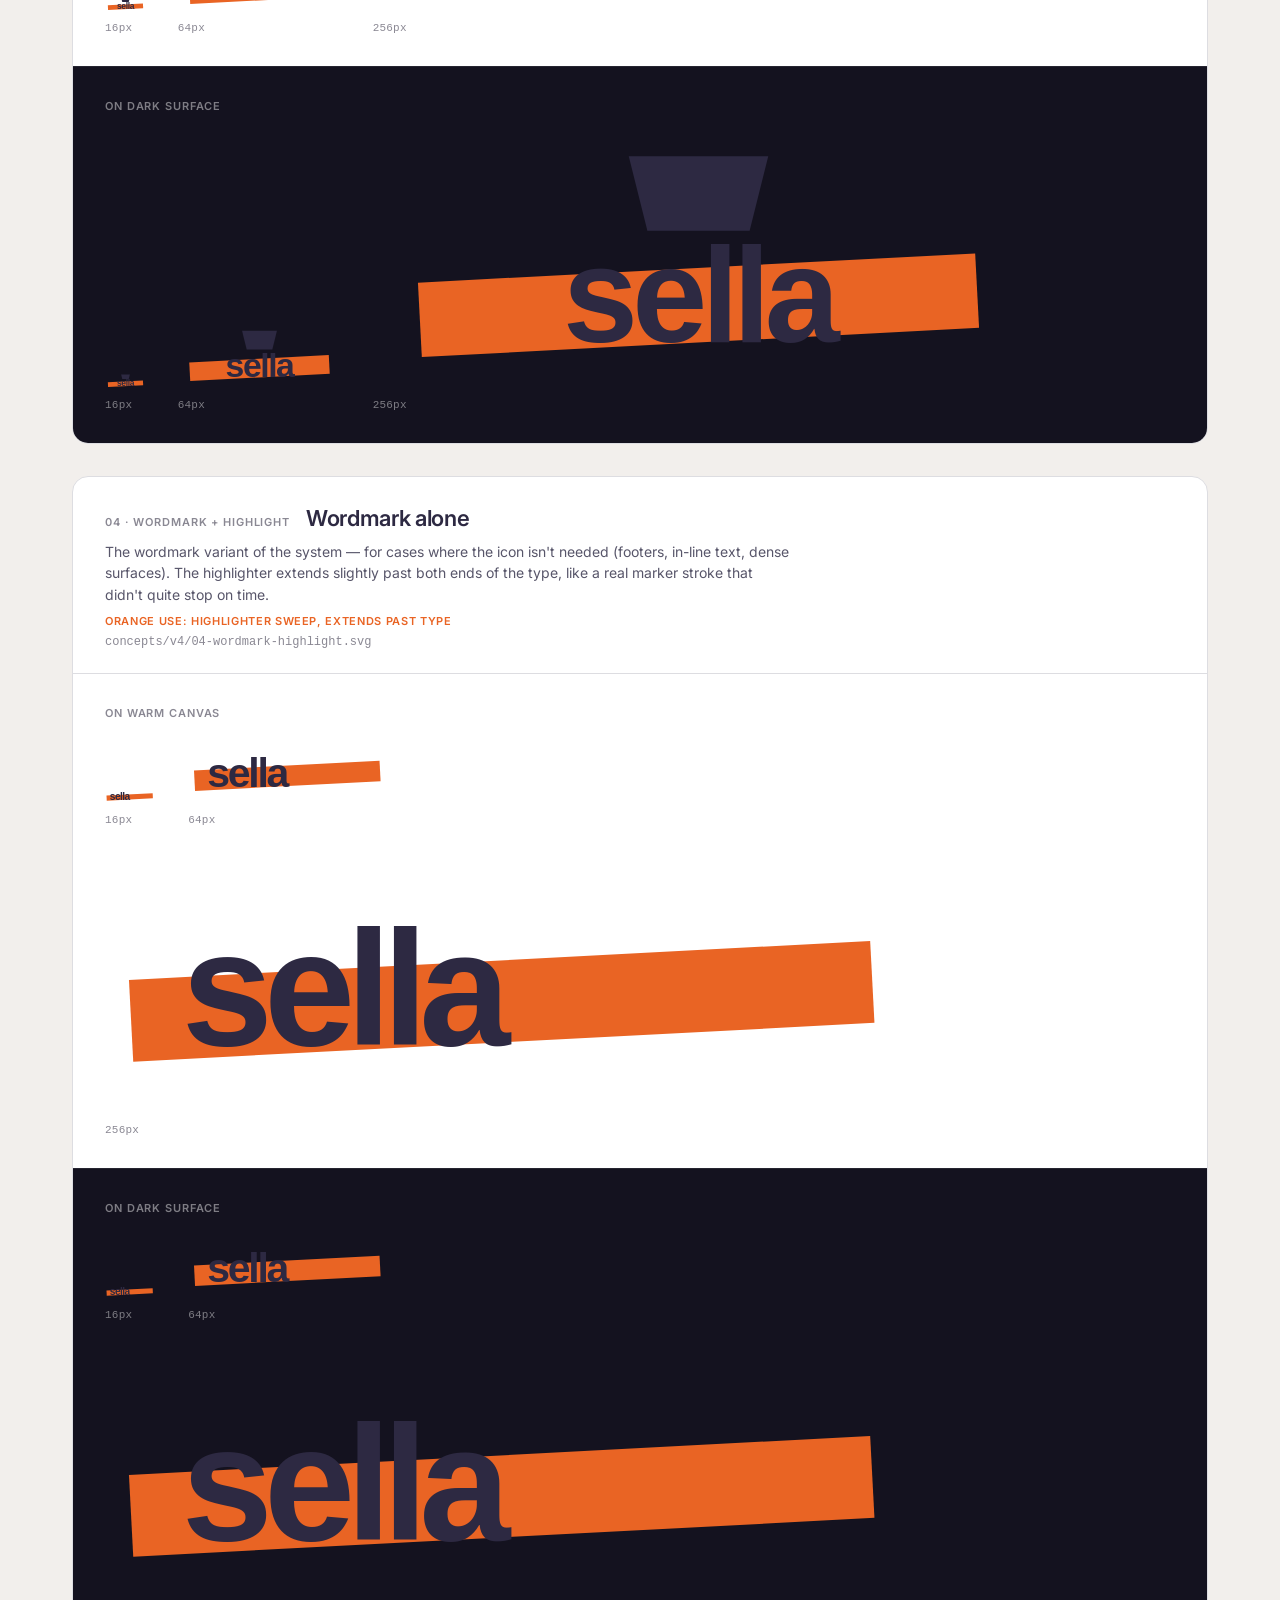
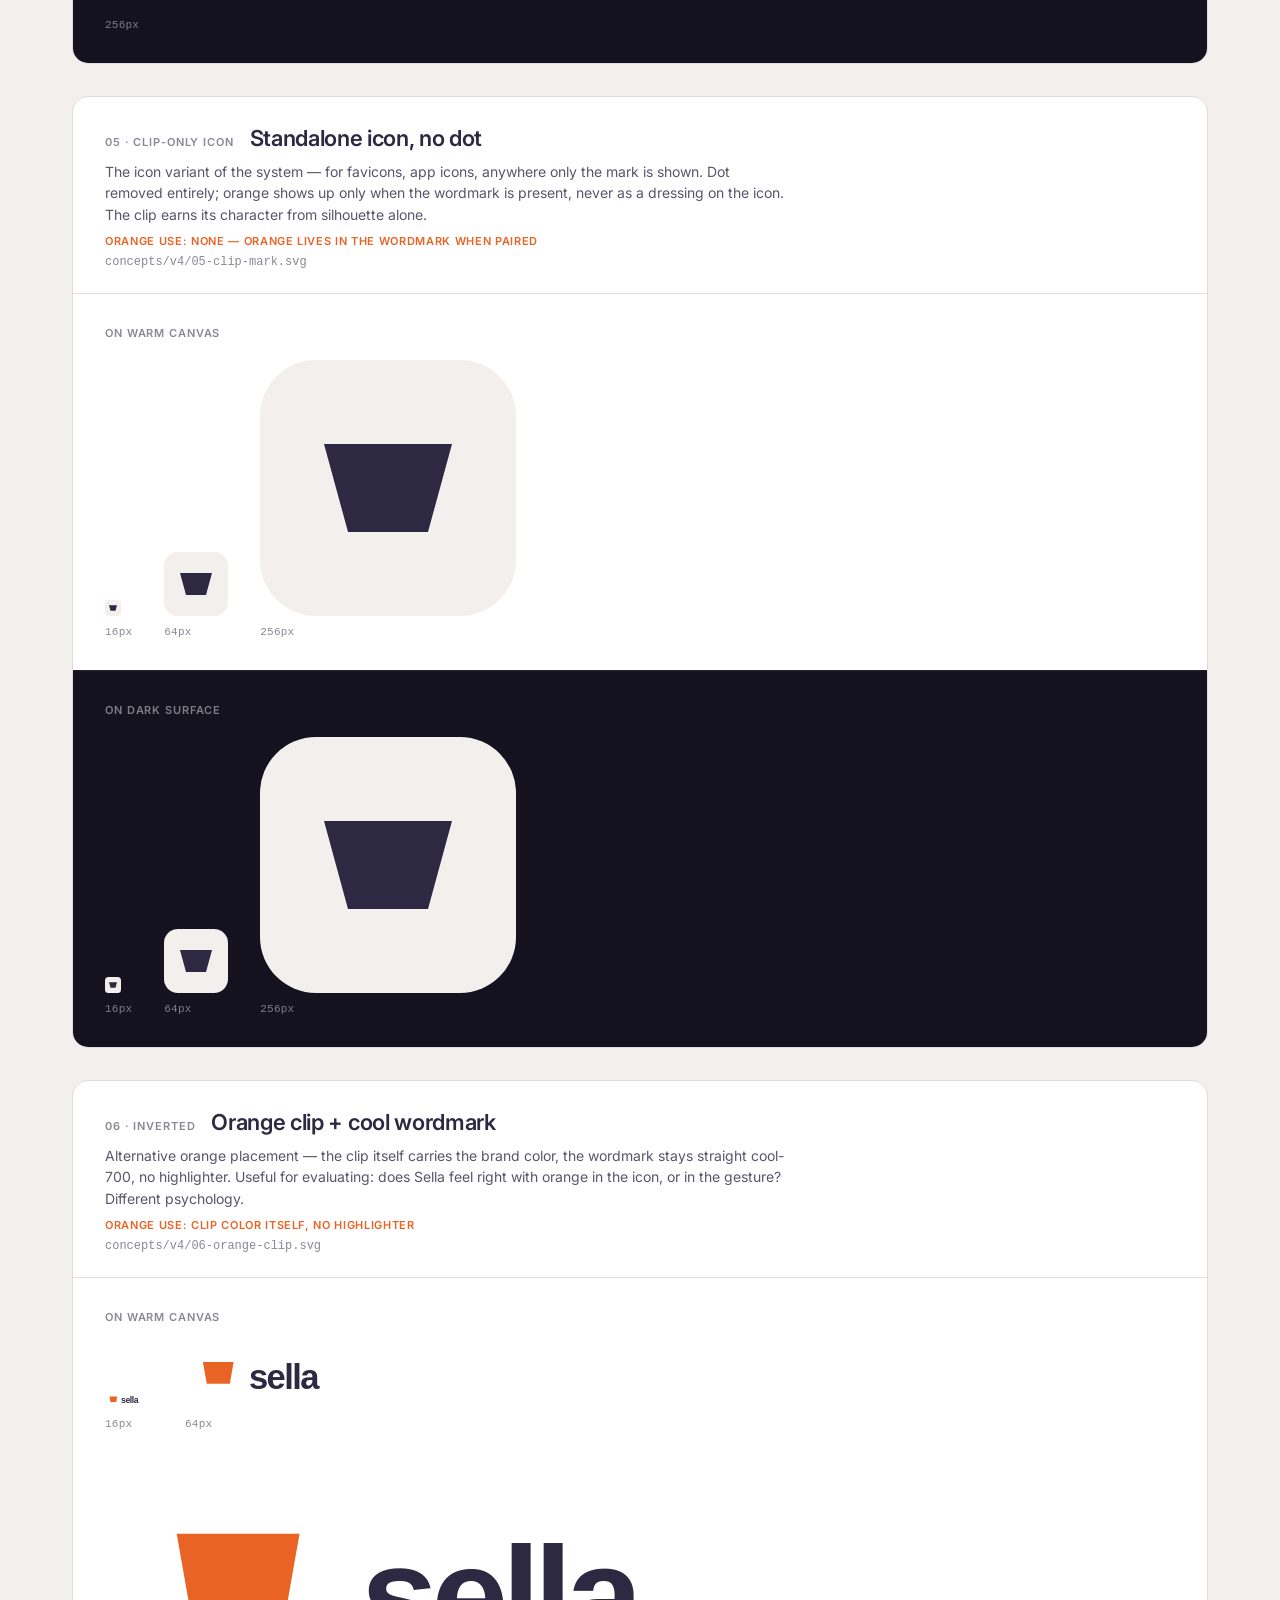
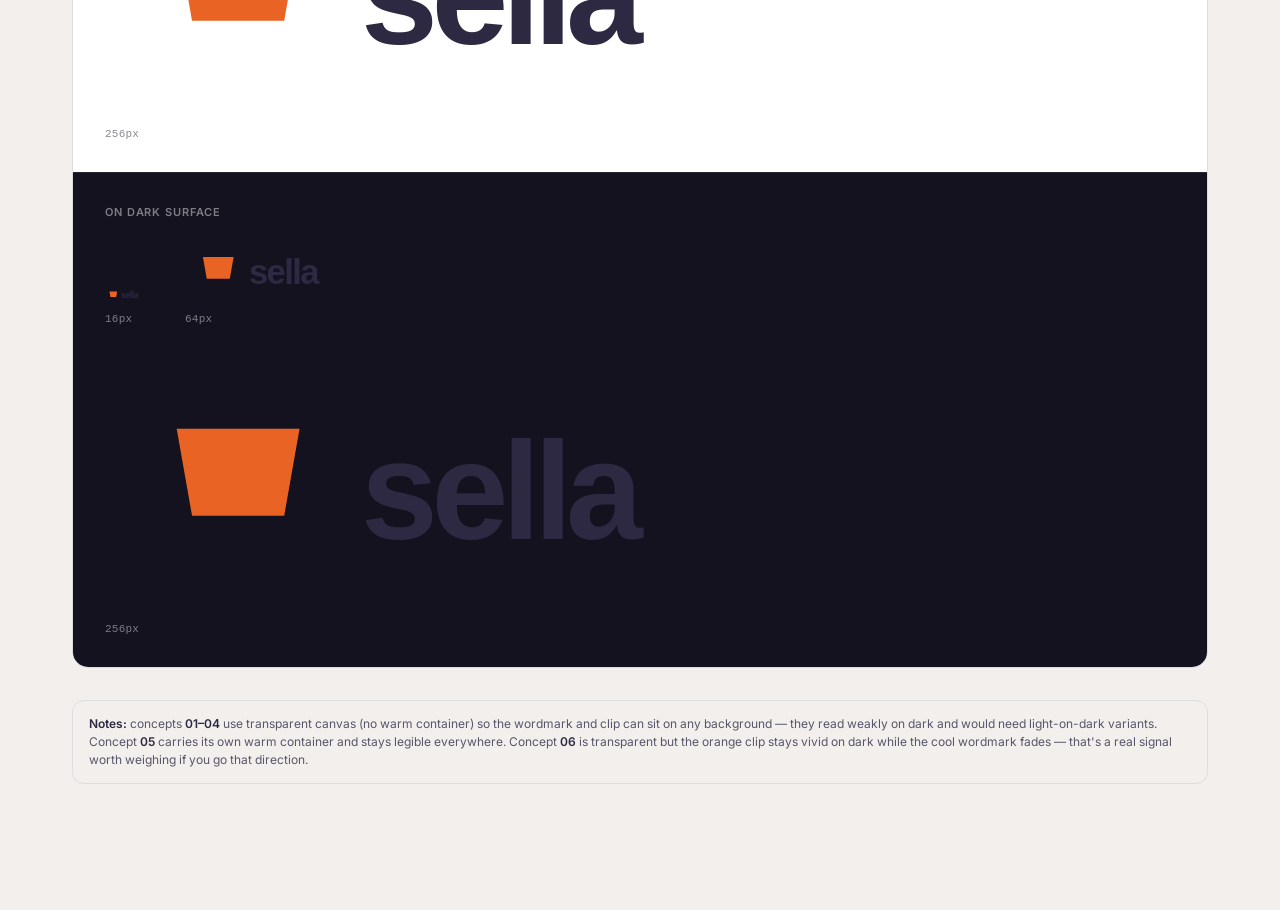
<file: concepts/v4/index.html>
<!DOCTYPE html>
<html lang="en">
<head>
  <meta charset="UTF-8" />
  <meta name="viewport" content="width=device-width, initial-scale=1.0" />
  <title>Sella logo concepts v4 — review</title>
  <script>
    (function () {
      var path = window.location.pathname;
      if (!path.endsWith('/') && !/\.[a-z0-9]+$/i.test(path)) {
        var base = document.createElement('base');
        base.href = path + '/';
        document.head.insertBefore(base, document.head.firstChild);
      }
    })();
  </script>
  <link rel="preconnect" href="https://fonts.googleapis.com" />
  <link rel="preconnect" href="https://fonts.gstatic.com" crossorigin />
  <link href="https://fonts.googleapis.com/css2?family=Inter:wght@200;400;500;600;700;900&display=swap" rel="stylesheet" />
  <style>
    :root {
      --primary-500: #E96424;
      --cool-100: #DDDDE1;
      --cool-200: #BEBDC4;
      --cool-300: #8A8893;
      --cool-400: #58566A;
      --cool-700: #2D2942;
      --warm-50: #FFFFFF;
      --warm-100: #F2EFEC;
      --warm-200: #DDDAD4;
      --dark-bg: #14121F;
    }
    * { box-sizing: border-box; }
    html, body {
      margin: 0; padding: 0;
      font-family: 'Inter', system-ui, -apple-system, 'Helvetica Neue', sans-serif;
      color: var(--cool-700);
      background: var(--warm-100);
      -webkit-font-smoothing: antialiased;
    }
    .page { max-width: 1200px; margin: 0 auto; padding: 56px 32px 96px; }
    .page__header { margin-bottom: 56px; padding-bottom: 32px; border-bottom: 1px solid var(--cool-100); }
    .page__eyebrow {
      display: inline-block;
      font-size: 11px; font-weight: 600; letter-spacing: 0.12em;
      text-transform: uppercase; color: var(--primary-500);
      margin: 0 0 8px;
    }
    .page__title { font-size: 36px; font-weight: 700; letter-spacing: -0.025em; margin: 0 0 8px; }
    .page__title-dot {
      display: inline-block;
      width: 9px; height: 9px; border-radius: 50%;
      background: var(--primary-500);
      margin-left: 4px; vertical-align: 6px;
    }
    .page__sub {
      font-size: 15px; color: var(--cool-400); margin: 0;
      max-width: 64ch; line-height: 1.55;
    }
    .page__sub strong { color: var(--cool-700); font-weight: 600; }
    .page__back {
      display: inline-block; font-size: 13px;
      color: var(--cool-400); text-decoration: none;
      margin-bottom: 12px; padding: 4px 0;
    }
    .page__back:hover { color: var(--cool-700); }
    .premise {
      margin-top: 24px;
      padding: 16px 18px;
      background: var(--warm-50);
      border: 1px solid var(--cool-100);
      border-radius: 12px;
      font-size: 13px; color: var(--cool-400); line-height: 1.55;
      max-width: 72ch;
    }
    .premise strong { color: var(--cool-700); font-weight: 600; }
    .premise-list { margin: 8px 0 0; padding-left: 18px; }
    .premise-list li { margin-bottom: 4px; }
    .toc { display: flex; flex-wrap: wrap; gap: 8px; margin-top: 24px; }
    .toc a {
      font-size: 13px; color: var(--cool-400); text-decoration: none;
      padding: 6px 12px; border: 1px solid var(--cool-100);
      border-radius: 999px; background: var(--warm-50);
      transition: color 150ms ease-out, border-color 150ms ease-out;
    }
    .toc a:hover { color: var(--cool-700); border-color: var(--cool-300); }

    .concept {
      background: var(--warm-50);
      border: 1px solid var(--cool-100);
      border-radius: 16px;
      margin-bottom: 32px;
      overflow: hidden;
    }
    .concept__header { padding: 28px 32px 24px; border-bottom: 1px solid var(--cool-100); }
    .concept__meta {
      display: flex; align-items: baseline; gap: 16px;
      margin-bottom: 10px; flex-wrap: wrap;
    }
    .concept__num {
      font-size: 11px; font-weight: 600; letter-spacing: 0.08em;
      text-transform: uppercase; color: var(--cool-300);
    }
    .concept__title { font-size: 22px; font-weight: 600; letter-spacing: -0.015em; margin: 0; }
    .concept__rationale {
      font-size: 14px; color: var(--cool-400); margin: 0;
      max-width: 76ch; line-height: 1.55;
    }
    .concept__orange-use {
      display: inline-block;
      font-size: 11px; font-weight: 600; letter-spacing: 0.06em;
      text-transform: uppercase; color: var(--primary-500);
      margin-top: 8px;
    }
    .concept__filename {
      font-family: 'JetBrains Mono', ui-monospace, 'SF Mono', Menlo, monospace;
      font-size: 12px; color: var(--cool-300); margin-top: 6px;
    }

    .panel { padding: 32px; overflow-x: auto; }
    .panel--light { background: var(--warm-50); }
    .panel--dark { background: var(--dark-bg); }
    .panel + .panel { border-top: 1px solid var(--cool-100); }
    .panel--dark + .panel,
    .panel + .panel--dark { border-top-color: rgba(255, 255, 255, 0.08); }

    .panel__label {
      font-size: 11px; font-weight: 600; letter-spacing: 0.08em;
      text-transform: uppercase; color: var(--cool-300);
      margin: 0 0 20px;
    }
    .panel--dark .panel__label { color: rgba(255, 255, 255, 0.45); }

    .row { display: flex; flex-wrap: wrap; align-items: flex-end; gap: 32px; }
    .cell { display: flex; flex-direction: column; align-items: flex-start; gap: 10px; }
    .cell__stage { display: flex; align-items: flex-end; min-height: 16px; }
    .cell__stage img { display: block; max-width: none; }
    .cell__caption {
      font-family: 'JetBrains Mono', ui-monospace, 'SF Mono', Menlo, monospace;
      font-size: 11px; color: var(--cool-300); letter-spacing: 0.02em;
    }
    .panel--dark .cell__caption { color: rgba(255, 255, 255, 0.45); }

    .legend {
      margin-top: 8px; padding: 14px 16px;
      background: var(--warm-100); border: 1px solid var(--cool-100);
      border-radius: 12px; font-size: 12px; color: var(--cool-400); line-height: 1.5;
    }
    .legend strong { color: var(--cool-700); font-weight: 600; }
  </style>
</head>
<body>
  <div class="page">
    <header class="page__header">
      <a class="page__back" href="../v3/">← back to v3 concepts</a>
      <p class="page__eyebrow">Version 4 · combo of v3-1 + v3-4, no more dot</p>
      <h1 class="page__title">Sella logo concepts<span class="page__title-dot"></span></h1>
      <p class="page__sub">
        Six variants exploring the clip-and-highlight combination, with orange used as something other than a dot in every concept.
      </p>
      <div class="premise">
        <strong>The brief, in your words:</strong> "maybe a combo of 1 (Clipboard clip) and 4 (Highlight sweep), and stop being so married to the dot."
        <ul class="premise-list">
          <li>Clip = the icon (cool-700 trapezoid silhouette).</li>
          <li>Highlight = the orange brand expression (a primary-500 stroke through the wordmark x-height, slightly tilted).</li>
          <li>Variants explore vertical / horizontal / attached lockups, plus standalone wordmark, standalone icon, and an inverted color treatment.</li>
        </ul>
      </div>
      <nav class="toc">
        <a href="#c1">01 — Vertical lockup</a>
        <a href="#c2">02 — Horizontal lockup</a>
        <a href="#c3">03 — Clip attached</a>
        <a href="#c4">04 — Wordmark + highlight</a>
        <a href="#c5">05 — Clip-only icon</a>
        <a href="#c6">06 — Inverted (orange clip)</a>
      </nav>
    </header>

    <section class="concept" id="c1">
      <div class="concept__header">
        <div class="concept__meta">
          <span class="concept__num">01 · Vertical lockup</span>
          <h2 class="concept__title">Clip above, wordmark below</h2>
        </div>
        <p class="concept__rationale">
          Standard vertical brand-architecture lockup. Clip mark is the icon; wordmark with highlighter sweep sits underneath. Reads as a complete logo — works for packaging, hero placements, sign-in screens.
        </p>
        <span class="concept__orange-use">Orange use: highlighter sweep through wordmark</span>
        <div class="concept__filename">concepts/v4/01-vertical-lockup.svg</div>
      </div>
      <div class="panel panel--light"><p class="panel__label">On warm canvas</p><div class="row">
        <div class="cell"><div class="cell__stage"><img src="01-vertical-lockup.svg" height="16" alt="01 at 16px" /></div><span class="cell__caption">16px</span></div>
        <div class="cell"><div class="cell__stage"><img src="01-vertical-lockup.svg" height="64" alt="01 at 64px" /></div><span class="cell__caption">64px</span></div>
        <div class="cell"><div class="cell__stage"><img src="01-vertical-lockup.svg" height="256" alt="01 at 256px" /></div><span class="cell__caption">256px</span></div>
      </div></div>
      <div class="panel panel--dark"><p class="panel__label">On dark surface</p><div class="row">
        <div class="cell"><div class="cell__stage"><img src="01-vertical-lockup.svg" height="16" alt="01 at 16px on dark" /></div><span class="cell__caption">16px</span></div>
        <div class="cell"><div class="cell__stage"><img src="01-vertical-lockup.svg" height="64" alt="01 at 64px on dark" /></div><span class="cell__caption">64px</span></div>
        <div class="cell"><div class="cell__stage"><img src="01-vertical-lockup.svg" height="256" alt="01 at 256px on dark" /></div><span class="cell__caption">256px</span></div>
      </div></div>
    </section>

    <section class="concept" id="c2">
      <div class="concept__header">
        <div class="concept__meta">
          <span class="concept__num">02 · Horizontal lockup</span>
          <h2 class="concept__title">Clip beside wordmark</h2>
        </div>
        <p class="concept__rationale">
          Horizontal sibling of v4-1. Reads better in nav bars, email signatures, narrow strips. The clip and the wordmark stay clearly separate elements rather than physically touching.
        </p>
        <span class="concept__orange-use">Orange use: highlighter sweep through wordmark</span>
        <div class="concept__filename">concepts/v4/02-horizontal-lockup.svg</div>
      </div>
      <div class="panel panel--light"><p class="panel__label">On warm canvas</p><div class="row">
        <div class="cell"><div class="cell__stage"><img src="02-horizontal-lockup.svg" height="16" alt="02 at 16px" /></div><span class="cell__caption">16px</span></div>
        <div class="cell"><div class="cell__stage"><img src="02-horizontal-lockup.svg" height="64" alt="02 at 64px" /></div><span class="cell__caption">64px</span></div>
        <div class="cell"><div class="cell__stage"><img src="02-horizontal-lockup.svg" height="256" alt="02 at 256px" /></div><span class="cell__caption">256px</span></div>
      </div></div>
      <div class="panel panel--dark"><p class="panel__label">On dark surface</p><div class="row">
        <div class="cell"><div class="cell__stage"><img src="02-horizontal-lockup.svg" height="16" alt="02 at 16px on dark" /></div><span class="cell__caption">16px</span></div>
        <div class="cell"><div class="cell__stage"><img src="02-horizontal-lockup.svg" height="64" alt="02 at 64px on dark" /></div><span class="cell__caption">64px</span></div>
        <div class="cell"><div class="cell__stage"><img src="02-horizontal-lockup.svg" height="256" alt="02 at 256px on dark" /></div><span class="cell__caption">256px</span></div>
      </div></div>
    </section>

    <section class="concept" id="c3">
      <div class="concept__header">
        <div class="concept__meta">
          <span class="concept__num">03 · Clip attached</span>
          <h2 class="concept__title">Clip overlapping wordmark</h2>
        </div>
        <p class="concept__rationale">
          The clip sits just above the wordmark like a real binder clip holding a sheet of paper — physical metaphor without illustration. The literal liaison artifact, made graphic.
        </p>
        <span class="concept__orange-use">Orange use: highlighter sweep through wordmark</span>
        <div class="concept__filename">concepts/v4/03-clip-attached.svg</div>
      </div>
      <div class="panel panel--light"><p class="panel__label">On warm canvas</p><div class="row">
        <div class="cell"><div class="cell__stage"><img src="03-clip-attached.svg" height="16" alt="03 at 16px" /></div><span class="cell__caption">16px</span></div>
        <div class="cell"><div class="cell__stage"><img src="03-clip-attached.svg" height="64" alt="03 at 64px" /></div><span class="cell__caption">64px</span></div>
        <div class="cell"><div class="cell__stage"><img src="03-clip-attached.svg" height="256" alt="03 at 256px" /></div><span class="cell__caption">256px</span></div>
      </div></div>
      <div class="panel panel--dark"><p class="panel__label">On dark surface</p><div class="row">
        <div class="cell"><div class="cell__stage"><img src="03-clip-attached.svg" height="16" alt="03 at 16px on dark" /></div><span class="cell__caption">16px</span></div>
        <div class="cell"><div class="cell__stage"><img src="03-clip-attached.svg" height="64" alt="03 at 64px on dark" /></div><span class="cell__caption">64px</span></div>
        <div class="cell"><div class="cell__stage"><img src="03-clip-attached.svg" height="256" alt="03 at 256px on dark" /></div><span class="cell__caption">256px</span></div>
      </div></div>
    </section>

    <section class="concept" id="c4">
      <div class="concept__header">
        <div class="concept__meta">
          <span class="concept__num">04 · Wordmark + highlight</span>
          <h2 class="concept__title">Wordmark alone</h2>
        </div>
        <p class="concept__rationale">
          The wordmark variant of the system — for cases where the icon isn't needed (footers, in-line text, dense surfaces). The highlighter extends slightly past both ends of the type, like a real marker stroke that didn't quite stop on time.
        </p>
        <span class="concept__orange-use">Orange use: highlighter sweep, extends past type</span>
        <div class="concept__filename">concepts/v4/04-wordmark-highlight.svg</div>
      </div>
      <div class="panel panel--light"><p class="panel__label">On warm canvas</p><div class="row">
        <div class="cell"><div class="cell__stage"><img src="04-wordmark-highlight.svg" height="16" alt="04 at 16px" /></div><span class="cell__caption">16px</span></div>
        <div class="cell"><div class="cell__stage"><img src="04-wordmark-highlight.svg" height="64" alt="04 at 64px" /></div><span class="cell__caption">64px</span></div>
        <div class="cell"><div class="cell__stage"><img src="04-wordmark-highlight.svg" height="256" alt="04 at 256px" /></div><span class="cell__caption">256px</span></div>
      </div></div>
      <div class="panel panel--dark"><p class="panel__label">On dark surface</p><div class="row">
        <div class="cell"><div class="cell__stage"><img src="04-wordmark-highlight.svg" height="16" alt="04 at 16px on dark" /></div><span class="cell__caption">16px</span></div>
        <div class="cell"><div class="cell__stage"><img src="04-wordmark-highlight.svg" height="64" alt="04 at 64px on dark" /></div><span class="cell__caption">64px</span></div>
        <div class="cell"><div class="cell__stage"><img src="04-wordmark-highlight.svg" height="256" alt="04 at 256px on dark" /></div><span class="cell__caption">256px</span></div>
      </div></div>
    </section>

    <section class="concept" id="c5">
      <div class="concept__header">
        <div class="concept__meta">
          <span class="concept__num">05 · Clip-only icon</span>
          <h2 class="concept__title">Standalone icon, no dot</h2>
        </div>
        <p class="concept__rationale">
          The icon variant of the system — for favicons, app icons, anywhere only the mark is shown. Dot removed entirely; orange shows up only when the wordmark is present, never as a dressing on the icon. The clip earns its character from silhouette alone.
        </p>
        <span class="concept__orange-use">Orange use: none — orange lives in the wordmark when paired</span>
        <div class="concept__filename">concepts/v4/05-clip-mark.svg</div>
      </div>
      <div class="panel panel--light"><p class="panel__label">On warm canvas</p><div class="row">
        <div class="cell"><div class="cell__stage"><img src="05-clip-mark.svg" height="16" alt="05 at 16px" /></div><span class="cell__caption">16px</span></div>
        <div class="cell"><div class="cell__stage"><img src="05-clip-mark.svg" height="64" alt="05 at 64px" /></div><span class="cell__caption">64px</span></div>
        <div class="cell"><div class="cell__stage"><img src="05-clip-mark.svg" height="256" alt="05 at 256px" /></div><span class="cell__caption">256px</span></div>
      </div></div>
      <div class="panel panel--dark"><p class="panel__label">On dark surface</p><div class="row">
        <div class="cell"><div class="cell__stage"><img src="05-clip-mark.svg" height="16" alt="05 at 16px on dark" /></div><span class="cell__caption">16px</span></div>
        <div class="cell"><div class="cell__stage"><img src="05-clip-mark.svg" height="64" alt="05 at 64px on dark" /></div><span class="cell__caption">64px</span></div>
        <div class="cell"><div class="cell__stage"><img src="05-clip-mark.svg" height="256" alt="05 at 256px on dark" /></div><span class="cell__caption">256px</span></div>
      </div></div>
    </section>

    <section class="concept" id="c6">
      <div class="concept__header">
        <div class="concept__meta">
          <span class="concept__num">06 · Inverted</span>
          <h2 class="concept__title">Orange clip + cool wordmark</h2>
        </div>
        <p class="concept__rationale">
          Alternative orange placement — the clip itself carries the brand color, the wordmark stays straight cool-700, no highlighter. Useful for evaluating: does Sella feel right with orange in the icon, or in the gesture? Different psychology.
        </p>
        <span class="concept__orange-use">Orange use: clip color itself, no highlighter</span>
        <div class="concept__filename">concepts/v4/06-orange-clip.svg</div>
      </div>
      <div class="panel panel--light"><p class="panel__label">On warm canvas</p><div class="row">
        <div class="cell"><div class="cell__stage"><img src="06-orange-clip.svg" height="16" alt="06 at 16px" /></div><span class="cell__caption">16px</span></div>
        <div class="cell"><div class="cell__stage"><img src="06-orange-clip.svg" height="64" alt="06 at 64px" /></div><span class="cell__caption">64px</span></div>
        <div class="cell"><div class="cell__stage"><img src="06-orange-clip.svg" height="256" alt="06 at 256px" /></div><span class="cell__caption">256px</span></div>
      </div></div>
      <div class="panel panel--dark"><p class="panel__label">On dark surface</p><div class="row">
        <div class="cell"><div class="cell__stage"><img src="06-orange-clip.svg" height="16" alt="06 at 16px on dark" /></div><span class="cell__caption">16px</span></div>
        <div class="cell"><div class="cell__stage"><img src="06-orange-clip.svg" height="64" alt="06 at 64px on dark" /></div><span class="cell__caption">64px</span></div>
        <div class="cell"><div class="cell__stage"><img src="06-orange-clip.svg" height="256" alt="06 at 256px on dark" /></div><span class="cell__caption">256px</span></div>
      </div></div>
    </section>

    <p class="legend">
      <strong>Notes:</strong> concepts <strong>01–04</strong> use transparent canvas (no warm container) so the wordmark and clip can sit on any background — they read weakly on dark and would need light-on-dark variants. Concept <strong>05</strong> carries its own warm container and stays legible everywhere. Concept <strong>06</strong> is transparent but the orange clip stays vivid on dark while the cool wordmark fades — that's a real signal worth weighing if you go that direction.
    </p>
  </div>
</body>
</html>
</file>
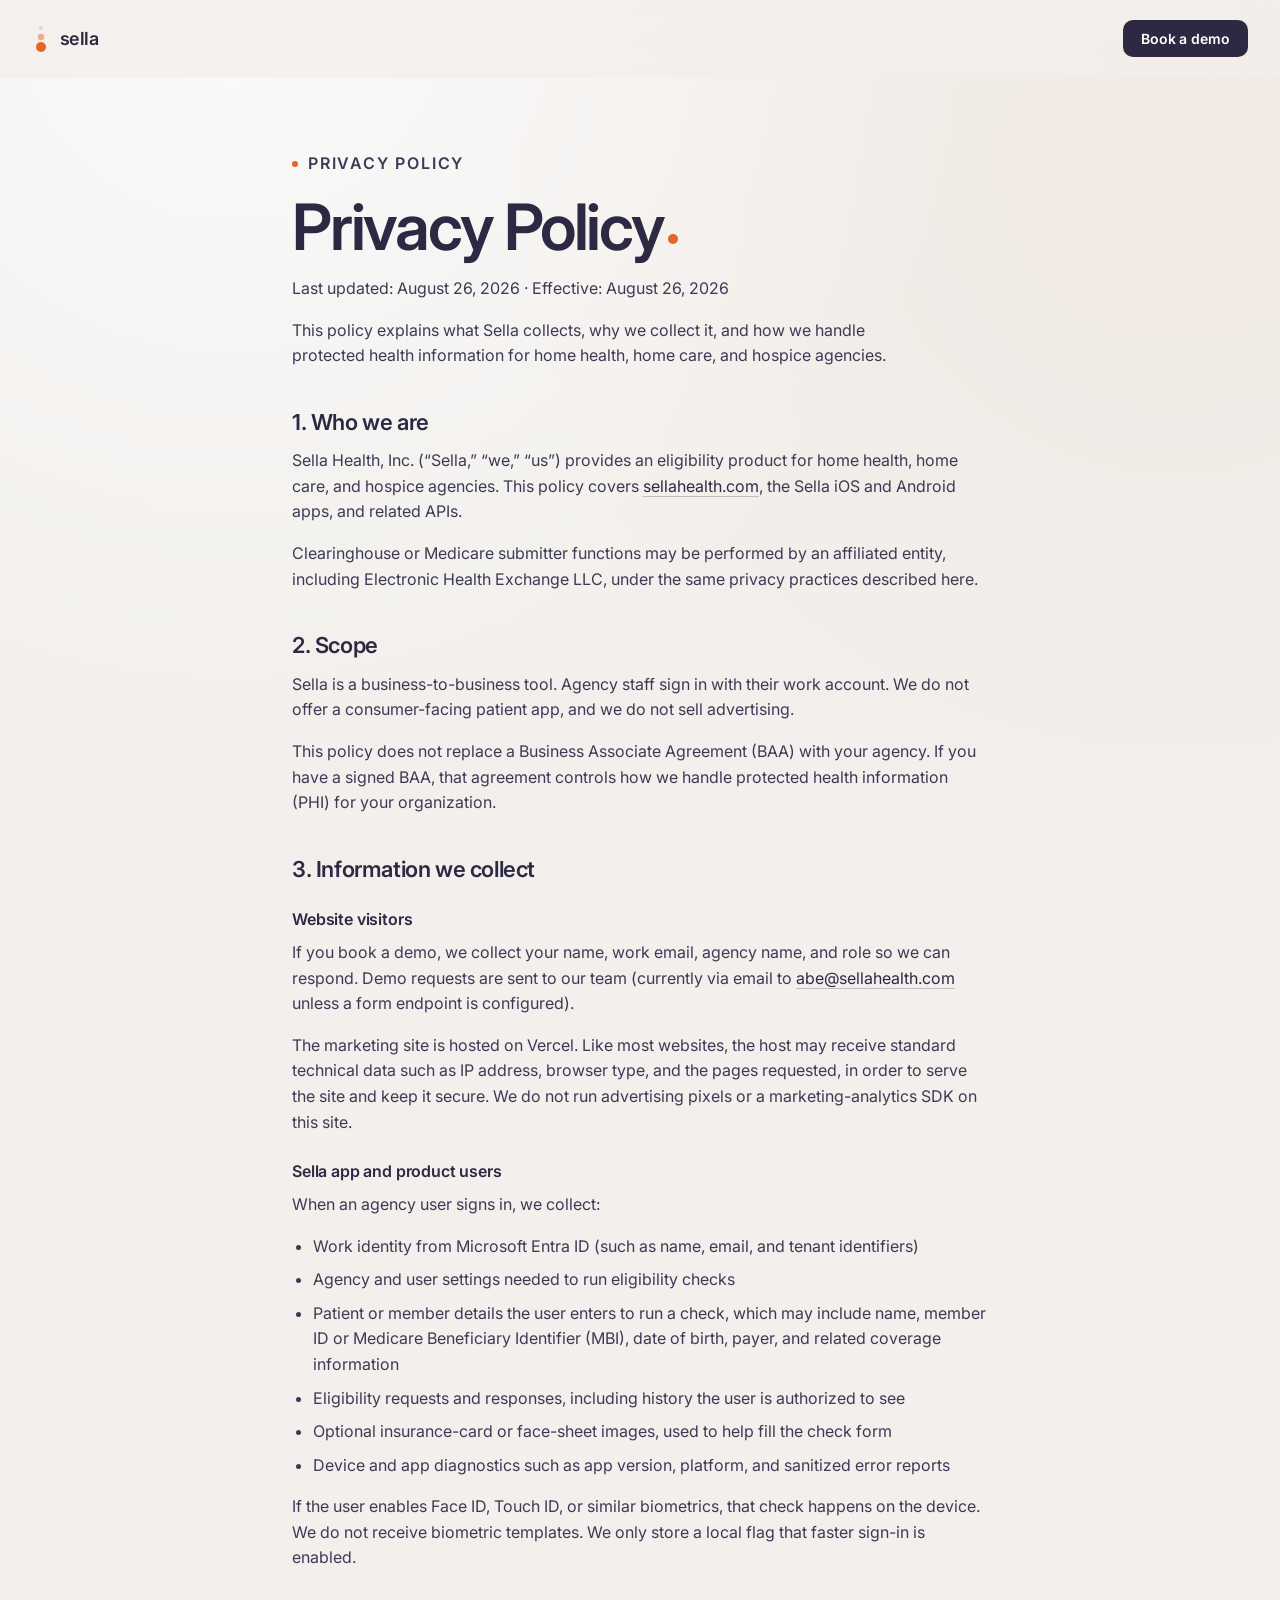
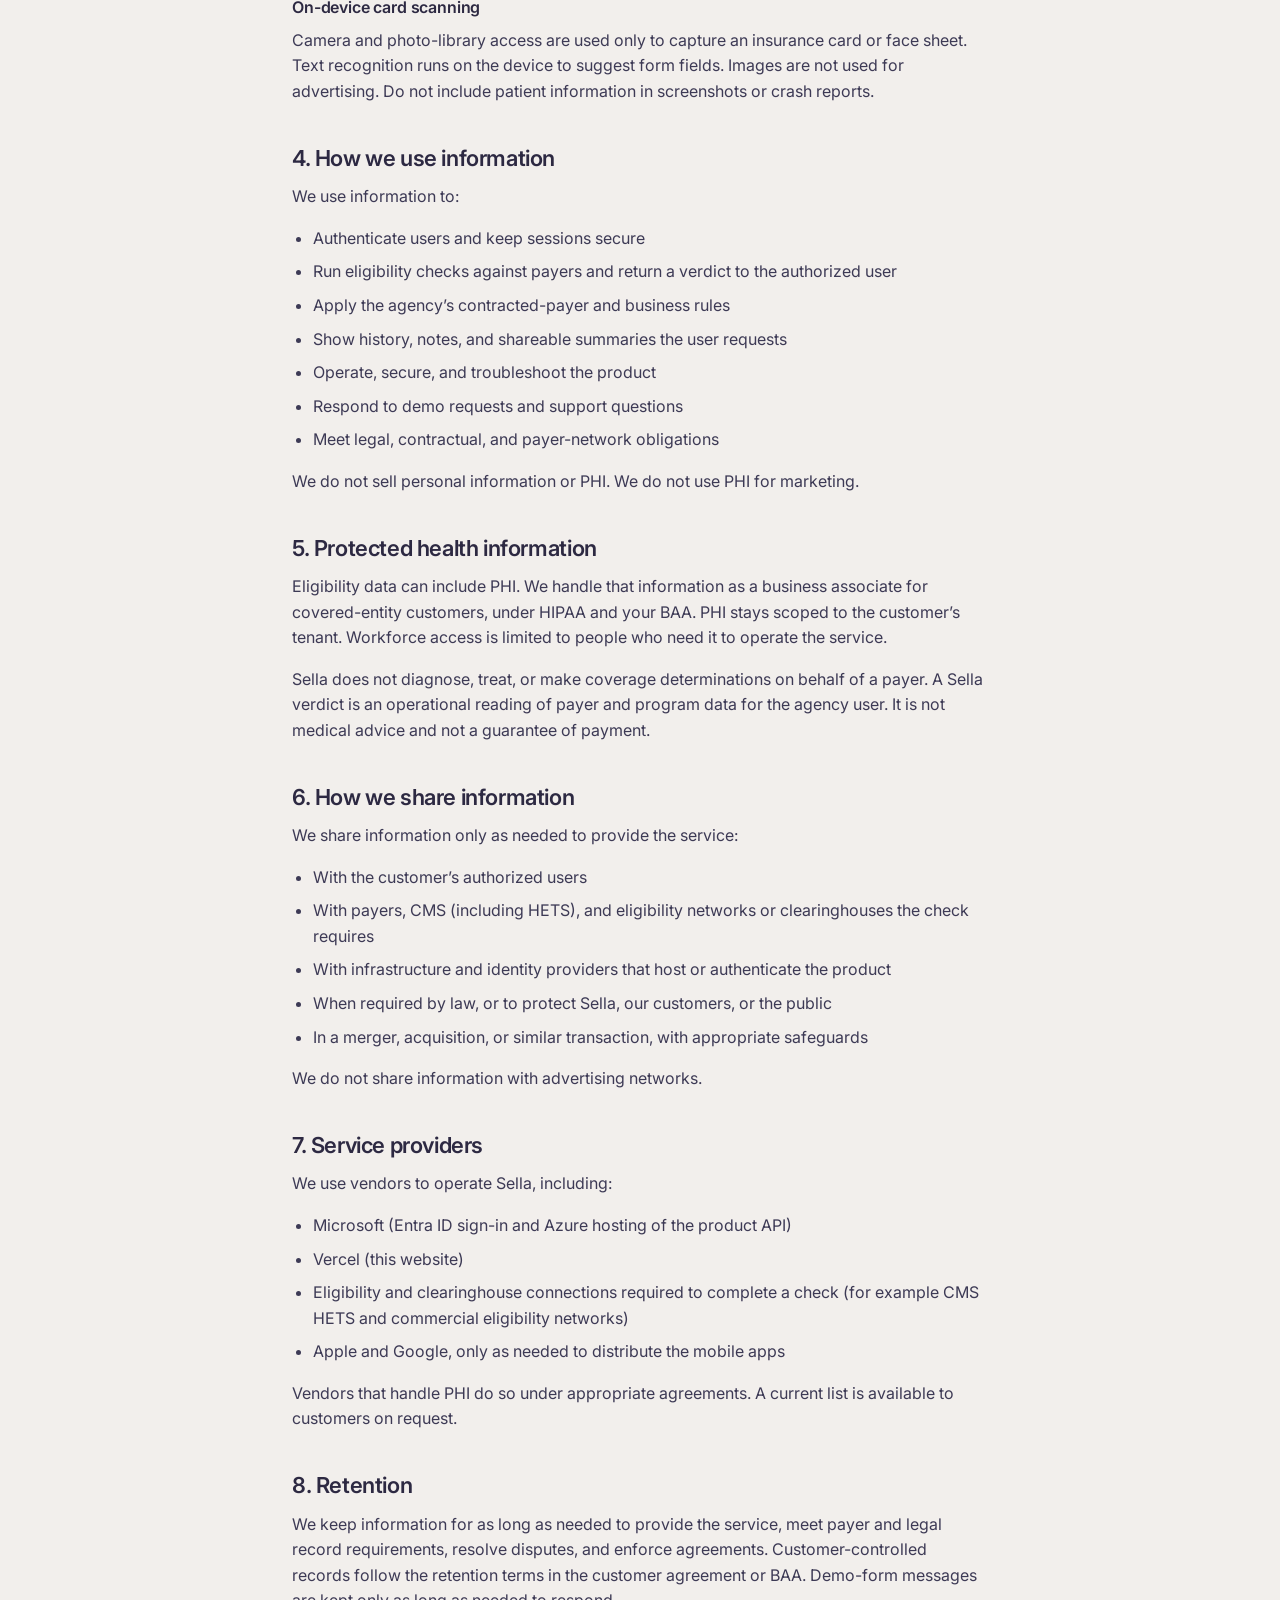
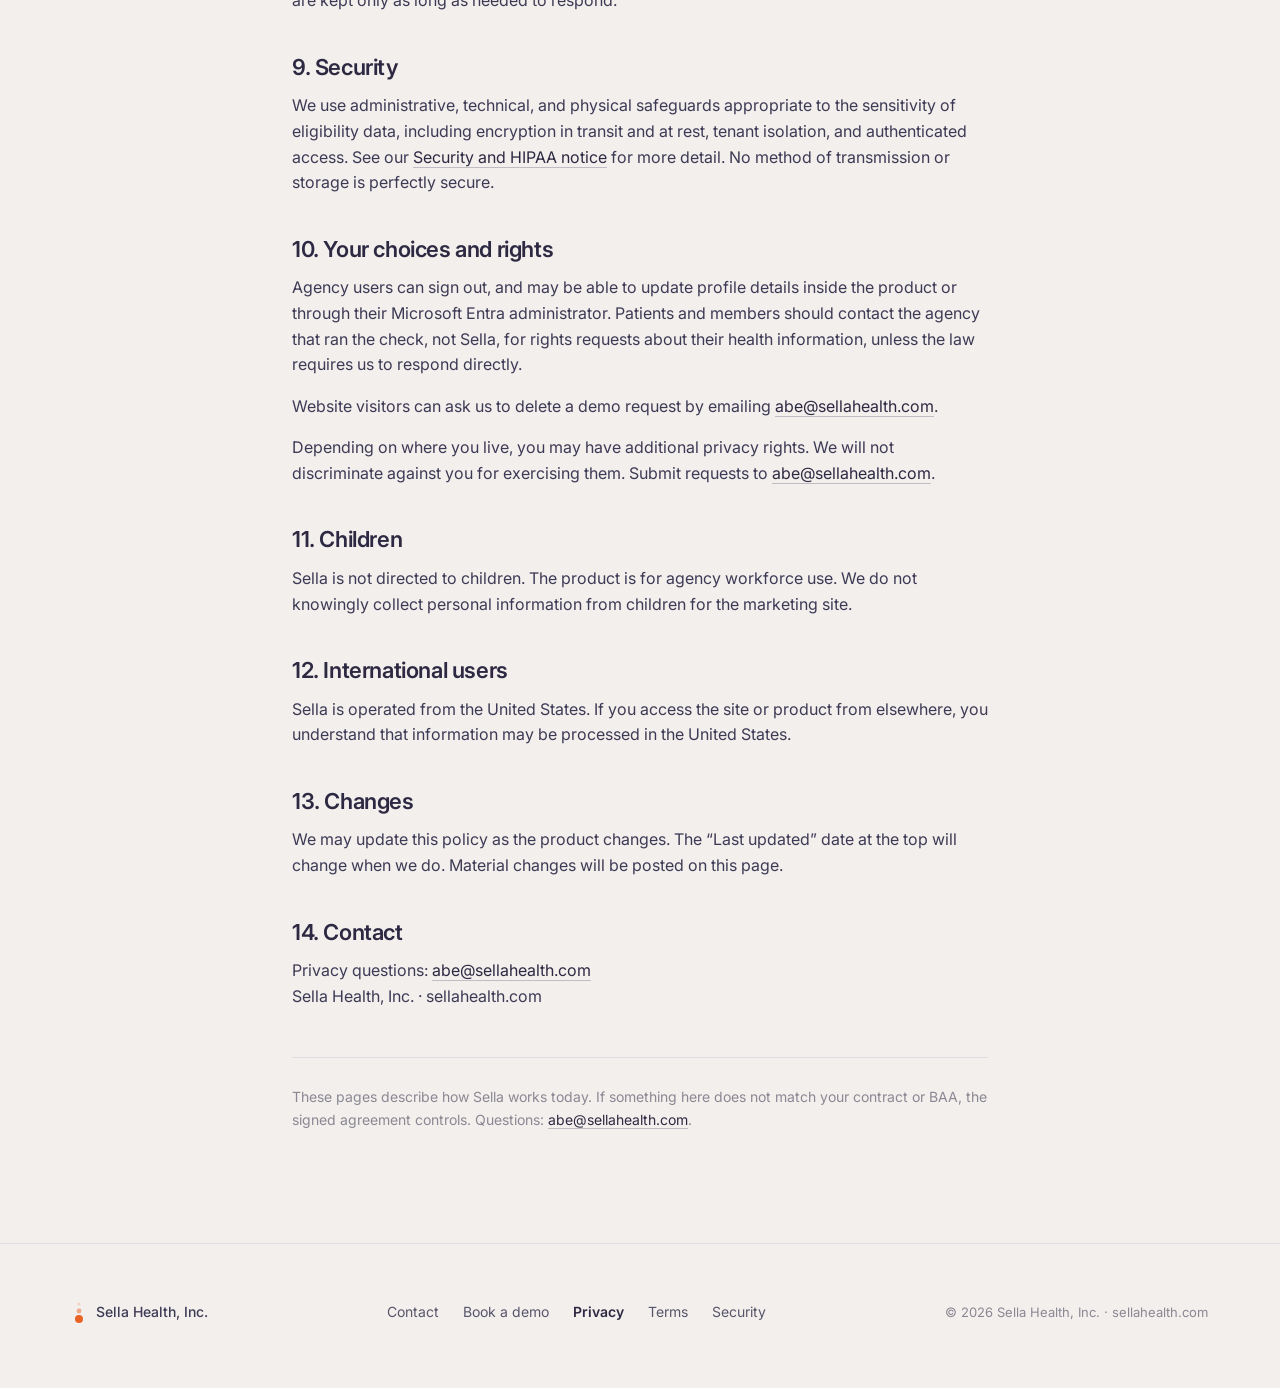
<file: privacy.html>
<!DOCTYPE html>
<html lang="en">
<head>
  <meta charset="UTF-8" />
  <meta name="viewport" content="width=device-width, initial-scale=1.0, viewport-fit=cover" />
  <meta name="theme-color" content="#F2EFEC" />

  <title>Privacy Policy — Sella</title>
  <meta name="description" content="How Sella Health collects, uses, and protects information on sellahealth.com and in the Sella eligibility apps." />

  <link rel="icon" href="/logo/favicon.svg" type="image/svg+xml" />
  <link rel="apple-touch-icon" href="/logo/favicon.svg" />

  <meta property="og:title" content="Privacy Policy — Sella" />
  <meta property="og:description" content="How Sella Health collects, uses, and protects information on sellahealth.com and in the Sella eligibility apps." />
  <meta property="og:image" content="/logo/og-image.svg" />
  <meta property="og:url" content="https://sellahealth.com/privacy" />
  <meta property="og:type" content="website" />
  <meta name="twitter:card" content="summary_large_image" />

  <link rel="preconnect" href="https://fonts.googleapis.com" />
  <link rel="preconnect" href="https://fonts.gstatic.com" crossorigin />
  <link
    href="https://fonts.googleapis.com/css2?family=Inter:wght@300;400;500;600;700&display=swap"
    rel="stylesheet"
  />

  <link rel="stylesheet" href="/landing.css" />
</head>
<body>

  <header class="nav" id="nav">
    <a class="nav__brand" href="/" aria-label="Sella, home">
      <svg class="nav__mark" viewBox="0 0 18 32" aria-hidden="true">
        <circle cx="9" cy="5"  r="2"   fill="#E96424" opacity="0.22"/>
        <circle cx="9" cy="14" r="3.2" fill="#E96424" opacity="0.50"/>
        <circle cx="9" cy="24" r="5"   fill="#E96424" opacity="1"/>
      </svg>
      <span class="nav__wordmark">sella</span>
    </a>
    <button class="btn btn--primary nav__cta" data-open-demo>Book a demo</button>
  </header>

  <main class="legal">
    <div class="container legal__inner">
      <p class="eyebrow"><span class="eyebrow__pip"></span>PRIVACY POLICY</p>
      <h1 class="legal__title">Privacy Policy<span class="dot" aria-hidden="true"></span></h1>
      <p class="legal__meta">Last updated: August 26, 2026 · Effective: August 26, 2026</p>
      <p class="legal__lede">This policy explains what Sella collects, why we collect it, and how we handle protected health information for home health, home care, and hospice agencies.</p>
      <h2>1. Who we are</h2>
      <p>Sella Health, Inc. (“Sella,” “we,” “us”) provides an eligibility product for home health, home care, and hospice agencies. This policy covers <a href="https://sellahealth.com">sellahealth.com</a>, the Sella iOS and Android apps, and related APIs.</p>
      <p>Clearinghouse or Medicare submitter functions may be performed by an affiliated entity, including Electronic Health Exchange LLC, under the same privacy practices described here.</p>

      <h2>2. Scope</h2>
      <p>Sella is a business-to-business tool. Agency staff sign in with their work account. We do not offer a consumer-facing patient app, and we do not sell advertising.</p>
      <p>This policy does not replace a Business Associate Agreement (BAA) with your agency. If you have a signed BAA, that agreement controls how we handle protected health information (PHI) for your organization.</p>

      <h2>3. Information we collect</h2>
      <h3>Website visitors</h3>
      <p>If you book a demo, we collect your name, work email, agency name, and role so we can respond. Demo requests are sent to our team (currently via email to <a href="mailto:abe@sellahealth.com">abe@sellahealth.com</a> unless a form endpoint is configured).</p>
      <p>The marketing site is hosted on Vercel. Like most websites, the host may receive standard technical data such as IP address, browser type, and the pages requested, in order to serve the site and keep it secure. We do not run advertising pixels or a marketing-analytics SDK on this site.</p>

      <h3>Sella app and product users</h3>
      <p>When an agency user signs in, we collect:</p>
      <ul>
        <li>Work identity from Microsoft Entra ID (such as name, email, and tenant identifiers)</li>
        <li>Agency and user settings needed to run eligibility checks</li>
        <li>Patient or member details the user enters to run a check, which may include name, member ID or Medicare Beneficiary Identifier (MBI), date of birth, payer, and related coverage information</li>
        <li>Eligibility requests and responses, including history the user is authorized to see</li>
        <li>Optional insurance-card or face-sheet images, used to help fill the check form</li>
        <li>Device and app diagnostics such as app version, platform, and sanitized error reports</li>
      </ul>
      <p>If the user enables Face ID, Touch ID, or similar biometrics, that check happens on the device. We do not receive biometric templates. We only store a local flag that faster sign-in is enabled.</p>

      <h3>On-device card scanning</h3>
      <p>Camera and photo-library access are used only to capture an insurance card or face sheet. Text recognition runs on the device to suggest form fields. Images are not used for advertising. Do not include patient information in screenshots or crash reports.</p>

      <h2>4. How we use information</h2>
      <p>We use information to:</p>
      <ul>
        <li>Authenticate users and keep sessions secure</li>
        <li>Run eligibility checks against payers and return a verdict to the authorized user</li>
        <li>Apply the agency’s contracted-payer and business rules</li>
        <li>Show history, notes, and shareable summaries the user requests</li>
        <li>Operate, secure, and troubleshoot the product</li>
        <li>Respond to demo requests and support questions</li>
        <li>Meet legal, contractual, and payer-network obligations</li>
      </ul>
      <p>We do not sell personal information or PHI. We do not use PHI for marketing.</p>

      <h2>5. Protected health information</h2>
      <p>Eligibility data can include PHI. We handle that information as a business associate for covered-entity customers, under HIPAA and your BAA. PHI stays scoped to the customer’s tenant. Workforce access is limited to people who need it to operate the service.</p>
      <p>Sella does not diagnose, treat, or make coverage determinations on behalf of a payer. A Sella verdict is an operational reading of payer and program data for the agency user. It is not medical advice and not a guarantee of payment.</p>

      <h2>6. How we share information</h2>
      <p>We share information only as needed to provide the service:</p>
      <ul>
        <li>With the customer’s authorized users</li>
        <li>With payers, CMS (including HETS), and eligibility networks or clearinghouses the check requires</li>
        <li>With infrastructure and identity providers that host or authenticate the product</li>
        <li>When required by law, or to protect Sella, our customers, or the public</li>
        <li>In a merger, acquisition, or similar transaction, with appropriate safeguards</li>
      </ul>
      <p>We do not share information with advertising networks.</p>

      <h2>7. Service providers</h2>
      <p>We use vendors to operate Sella, including:</p>
      <ul>
        <li>Microsoft (Entra ID sign-in and Azure hosting of the product API)</li>
        <li>Vercel (this website)</li>
        <li>Eligibility and clearinghouse connections required to complete a check (for example CMS HETS and commercial eligibility networks)</li>
        <li>Apple and Google, only as needed to distribute the mobile apps</li>
      </ul>
      <p>Vendors that handle PHI do so under appropriate agreements. A current list is available to customers on request.</p>

      <h2>8. Retention</h2>
      <p>We keep information for as long as needed to provide the service, meet payer and legal record requirements, resolve disputes, and enforce agreements. Customer-controlled records follow the retention terms in the customer agreement or BAA. Demo-form messages are kept only as long as needed to respond.</p>

      <h2>9. Security</h2>
      <p>We use administrative, technical, and physical safeguards appropriate to the sensitivity of eligibility data, including encryption in transit and at rest, tenant isolation, and authenticated access. See our <a href="/security">Security and HIPAA notice</a> for more detail. No method of transmission or storage is perfectly secure.</p>

      <h2>10. Your choices and rights</h2>
      <p>Agency users can sign out, and may be able to update profile details inside the product or through their Microsoft Entra administrator. Patients and members should contact the agency that ran the check, not Sella, for rights requests about their health information, unless the law requires us to respond directly.</p>
      <p>Website visitors can ask us to delete a demo request by emailing <a href="mailto:abe@sellahealth.com">abe@sellahealth.com</a>.</p>
      <p>Depending on where you live, you may have additional privacy rights. We will not discriminate against you for exercising them. Submit requests to <a href="mailto:abe@sellahealth.com">abe@sellahealth.com</a>.</p>

      <h2>11. Children</h2>
      <p>Sella is not directed to children. The product is for agency workforce use. We do not knowingly collect personal information from children for the marketing site.</p>

      <h2>12. International users</h2>
      <p>Sella is operated from the United States. If you access the site or product from elsewhere, you understand that information may be processed in the United States.</p>

      <h2>13. Changes</h2>
      <p>We may update this policy as the product changes. The “Last updated” date at the top will change when we do. Material changes will be posted on this page.</p>

      <h2>14. Contact</h2>
      <p>Privacy questions: <a href="mailto:abe@sellahealth.com">abe@sellahealth.com</a><br />
      Sella Health, Inc. · sellahealth.com</p>
      <p class="legal__note">
        These pages describe how Sella works today. If something here does not match your contract or BAA, the signed agreement controls. Questions: <a href="mailto:abe@sellahealth.com">abe@sellahealth.com</a>.
      </p>
    </div>
  </main>

  <footer class="foot">
    <div class="container foot__inner">
      <div class="foot__brand">
        <svg class="foot__mark" viewBox="0 0 14 24" aria-hidden="true">
          <circle cx="7" cy="4"  r="1.5" fill="#E96424" opacity="0.22"/>
          <circle cx="7" cy="11" r="2.4" fill="#E96424" opacity="0.50"/>
          <circle cx="7" cy="19" r="4"   fill="#E96424" opacity="1"/>
        </svg>
        <span class="foot__name">Sella Health, Inc.</span>
      </div>
      <nav class="foot__nav" aria-label="Footer">
        <a href="mailto:abe@sellahealth.com">Contact</a>
        <a href="#" data-open-demo>Book a demo</a>
        <a href="/privacy" aria-current="page">Privacy</a>
        <a href="/terms">Terms</a>
        <a href="/security">Security</a>
      </nav>
      <p class="foot__copy">
        &copy; <span id="copyYear">2026</span> Sella Health, Inc. · sellahealth.com
      </p>
    </div>
  </footer>

  <div class="modal" id="demoModal" role="dialog" aria-modal="true" aria-labelledby="demoModalTitle" hidden>
    <div class="modal__backdrop" data-close-demo></div>
    <div class="modal__panel" role="document">
      <button class="modal__close" data-close-demo aria-label="Close">×</button>

      <div class="modal__body" id="demoFormWrap">
        <p class="eyebrow"><span class="eyebrow__pip"></span>BOOK A DEMO</p>
        <h2 class="modal__title" id="demoModalTitle">A 30-minute walkthrough<span class="dot" aria-hidden="true"></span></h2>
        <p class="modal__lede">
          Tell us a bit about your agency and we'll be in touch within one business day.
        </p>

        <form class="form" id="demoForm" novalidate>
          <div class="form__row">
            <label class="form__label" for="f-name">Your name</label>
            <input class="form__input" type="text" id="f-name" name="name" required autocomplete="name" />
          </div>
          <div class="form__row">
            <label class="form__label" for="f-email">Work email</label>
            <input class="form__input" type="email" id="f-email" name="email" required autocomplete="email" />
          </div>
          <div class="form__row">
            <label class="form__label" for="f-agency">Agency name</label>
            <input class="form__input" type="text" id="f-agency" name="agency" required autocomplete="organization" />
          </div>
          <div class="form__row">
            <label class="form__label" for="f-role">Your role</label>
            <select class="form__input form__select" id="f-role" name="role" required>
              <option value="">Choose one…</option>
              <option>Owner</option>
              <option>Director of Operations</option>
              <option>Director of Intake</option>
              <option>Liaison / Marketing rep</option>
              <option>Other</option>
            </select>
          </div>
          <div class="form__actions">
            <button class="btn btn--primary btn--lg" type="submit" id="demoSubmit">Request a demo</button>
          </div>
          <p class="form__fineprint">
            We'll only contact you about Sella. No newsletter, no third parties.
          </p>
        </form>
      </div>

      <div class="modal__body modal__thanks" id="demoThanks" hidden>
        <p class="eyebrow"><span class="eyebrow__pip"></span>THANKS</p>
        <h2 class="modal__title">Got it. We'll be in touch<span class="dot" aria-hidden="true"></span></h2>
        <p class="modal__lede">
          One of the founders will reply within one business day. If it's urgent, you can also email <a href="mailto:abe@sellahealth.com">abe@sellahealth.com</a>.
        </p>
        <button class="btn btn--ghost" data-close-demo>Close</button>
      </div>
    </div>
  </div>

  <script src="/landing.js"></script>
</body>
</html>
</file>
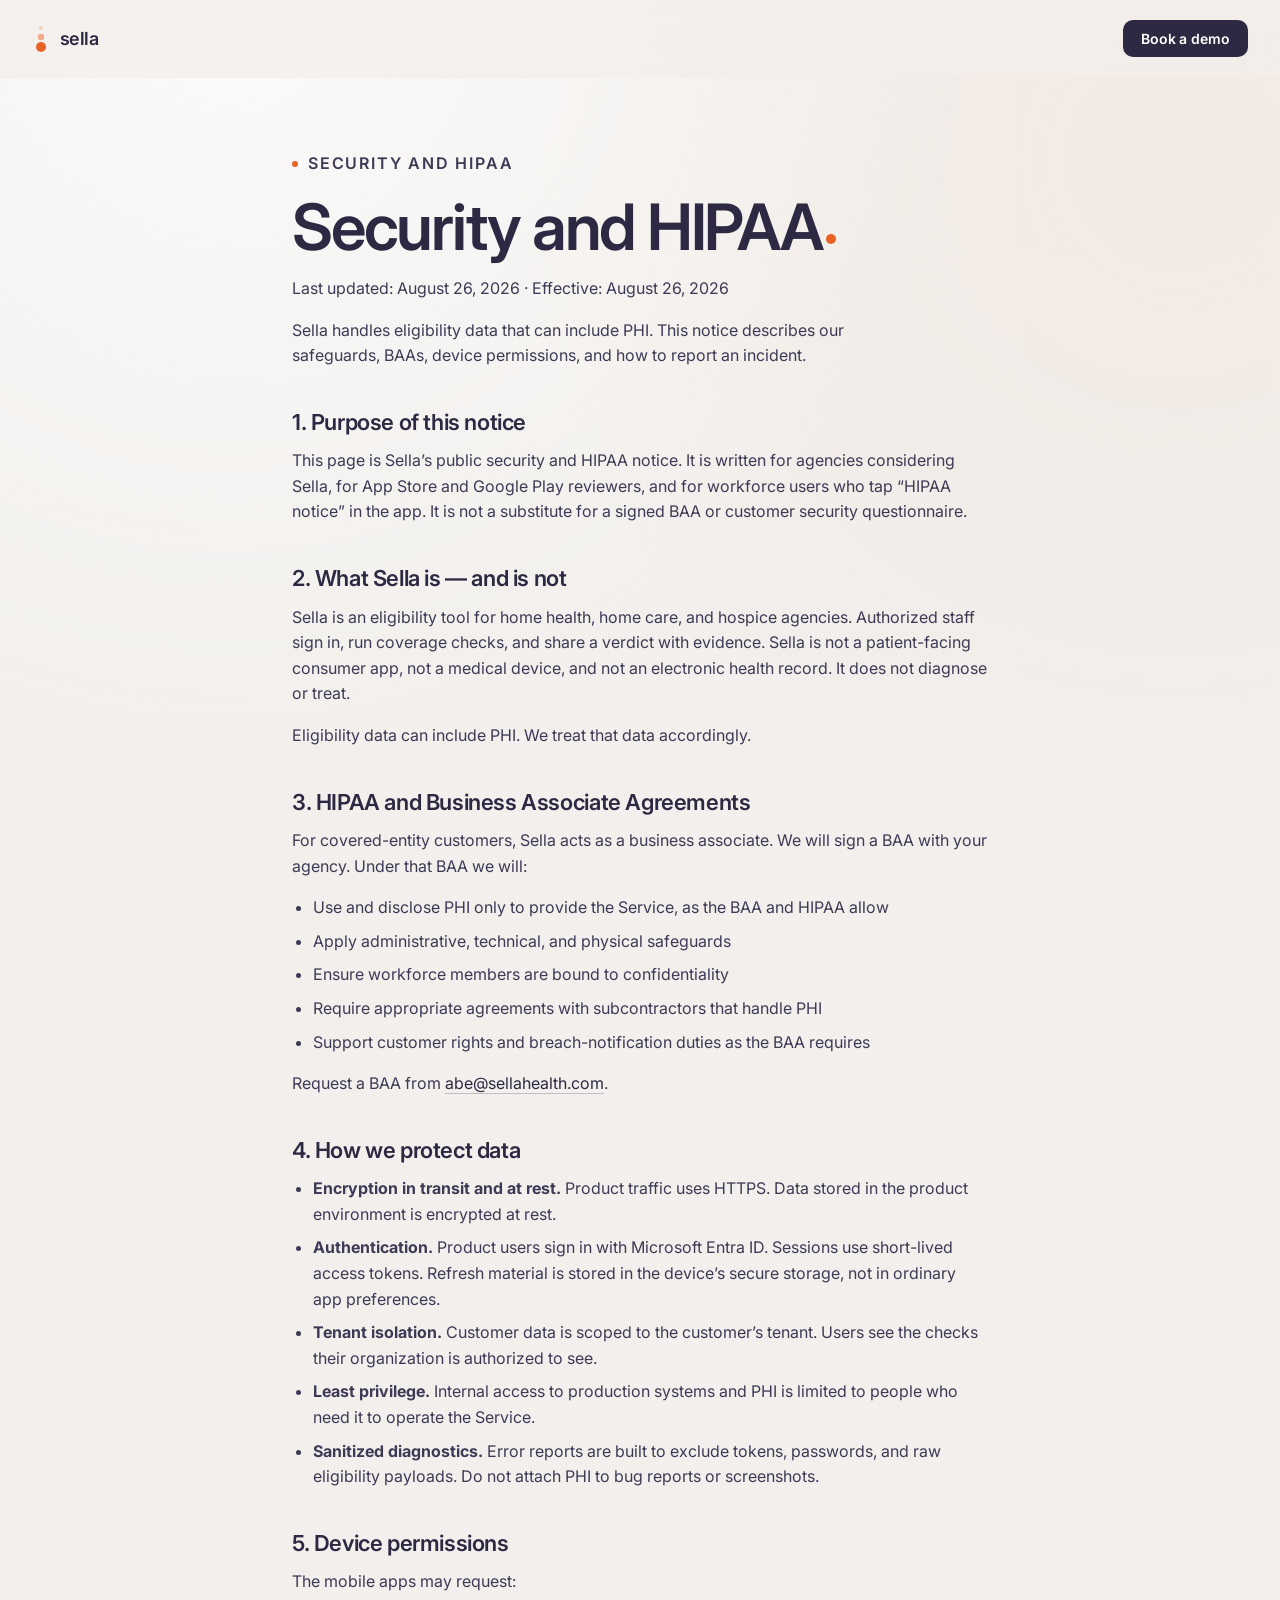
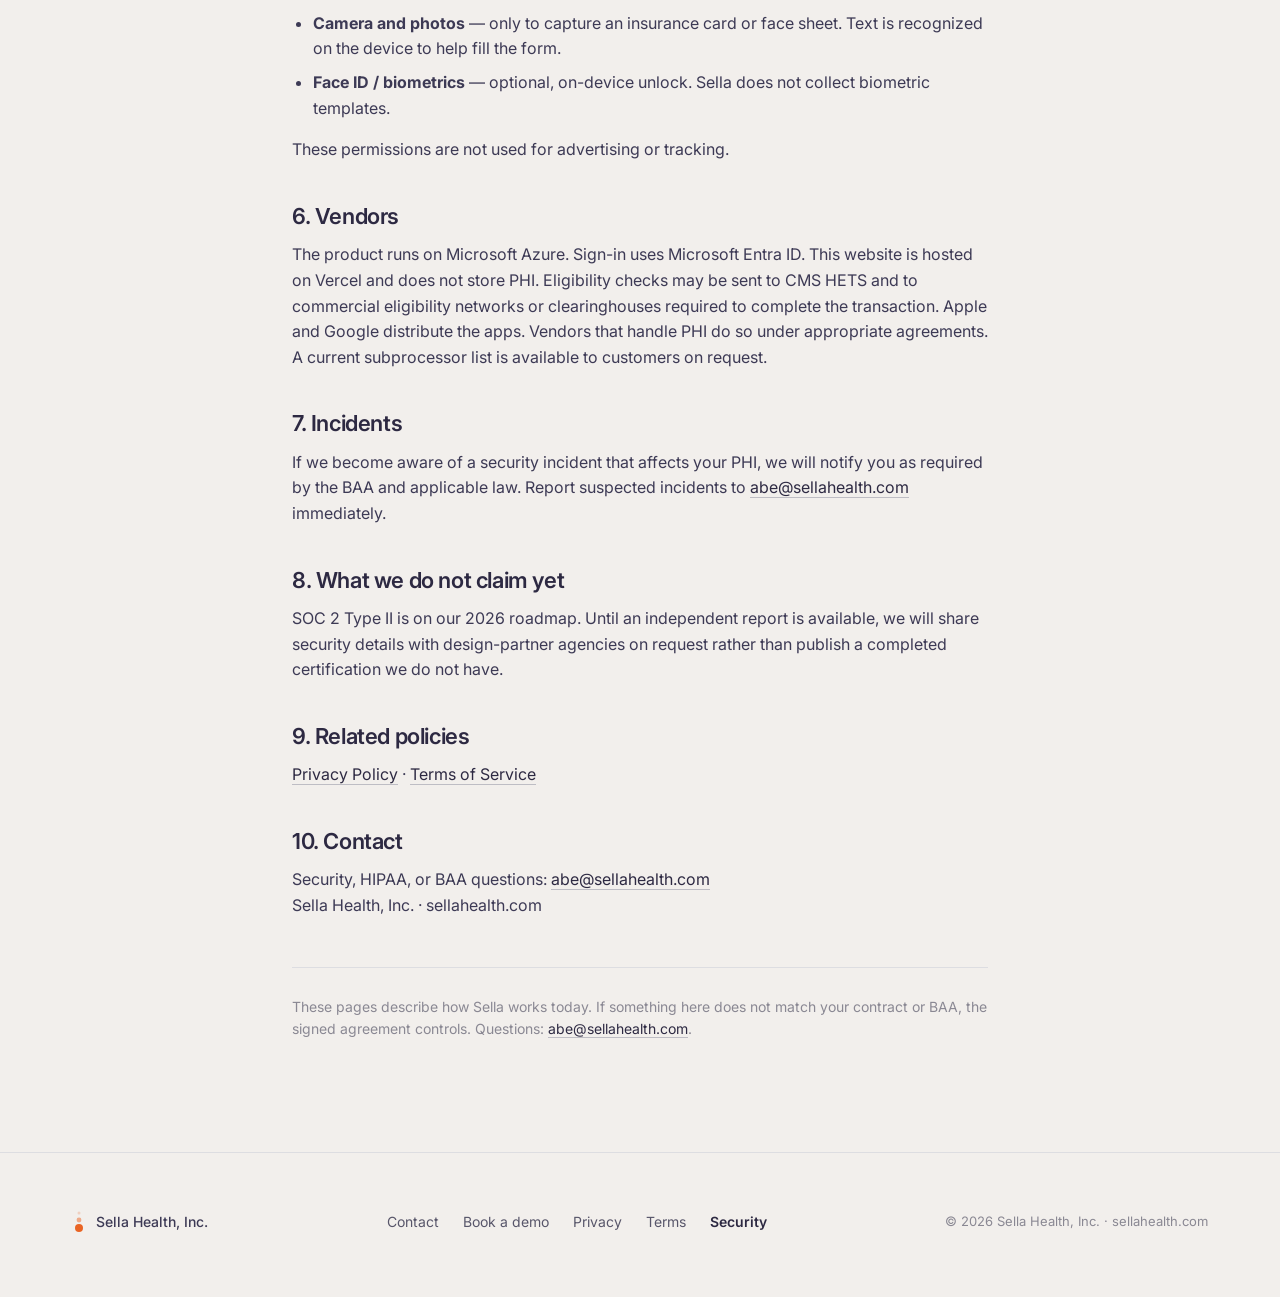
<file: security.html>
<!DOCTYPE html>
<html lang="en">
<head>
  <meta charset="UTF-8" />
  <meta name="viewport" content="width=device-width, initial-scale=1.0, viewport-fit=cover" />
  <meta name="theme-color" content="#F2EFEC" />

  <title>Security and HIPAA notice — Sella</title>
  <meta name="description" content="How Sella protects eligibility data, handles PHI, and signs Business Associate Agreements with agencies." />

  <link rel="icon" href="/logo/favicon.svg" type="image/svg+xml" />
  <link rel="apple-touch-icon" href="/logo/favicon.svg" />

  <meta property="og:title" content="Security and HIPAA notice — Sella" />
  <meta property="og:description" content="How Sella protects eligibility data, handles PHI, and signs Business Associate Agreements with agencies." />
  <meta property="og:image" content="/logo/og-image.svg" />
  <meta property="og:url" content="https://sellahealth.com/security" />
  <meta property="og:type" content="website" />
  <meta name="twitter:card" content="summary_large_image" />

  <link rel="preconnect" href="https://fonts.googleapis.com" />
  <link rel="preconnect" href="https://fonts.gstatic.com" crossorigin />
  <link
    href="https://fonts.googleapis.com/css2?family=Inter:wght@300;400;500;600;700&display=swap"
    rel="stylesheet"
  />

  <link rel="stylesheet" href="/landing.css" />
</head>
<body>

  <header class="nav" id="nav">
    <a class="nav__brand" href="/" aria-label="Sella, home">
      <svg class="nav__mark" viewBox="0 0 18 32" aria-hidden="true">
        <circle cx="9" cy="5"  r="2"   fill="#E96424" opacity="0.22"/>
        <circle cx="9" cy="14" r="3.2" fill="#E96424" opacity="0.50"/>
        <circle cx="9" cy="24" r="5"   fill="#E96424" opacity="1"/>
      </svg>
      <span class="nav__wordmark">sella</span>
    </a>
    <button class="btn btn--primary nav__cta" data-open-demo>Book a demo</button>
  </header>

  <main class="legal">
    <div class="container legal__inner">
      <p class="eyebrow"><span class="eyebrow__pip"></span>SECURITY AND HIPAA</p>
      <h1 class="legal__title">Security and HIPAA<span class="dot" aria-hidden="true"></span></h1>
      <p class="legal__meta">Last updated: August 26, 2026 · Effective: August 26, 2026</p>
      <p class="legal__lede">Sella handles eligibility data that can include PHI. This notice describes our safeguards, BAAs, device permissions, and how to report an incident.</p>
      <h2>1. Purpose of this notice</h2>
      <p>This page is Sella’s public security and HIPAA notice. It is written for agencies considering Sella, for App Store and Google Play reviewers, and for workforce users who tap “HIPAA notice” in the app. It is not a substitute for a signed BAA or customer security questionnaire.</p>

      <h2>2. What Sella is — and is not</h2>
      <p>Sella is an eligibility tool for home health, home care, and hospice agencies. Authorized staff sign in, run coverage checks, and share a verdict with evidence. Sella is not a patient-facing consumer app, not a medical device, and not an electronic health record. It does not diagnose or treat.</p>
      <p>Eligibility data can include PHI. We treat that data accordingly.</p>

      <h2>3. HIPAA and Business Associate Agreements</h2>
      <p>For covered-entity customers, Sella acts as a business associate. We will sign a BAA with your agency. Under that BAA we will:</p>
      <ul>
        <li>Use and disclose PHI only to provide the Service, as the BAA and HIPAA allow</li>
        <li>Apply administrative, technical, and physical safeguards</li>
        <li>Ensure workforce members are bound to confidentiality</li>
        <li>Require appropriate agreements with subcontractors that handle PHI</li>
        <li>Support customer rights and breach-notification duties as the BAA requires</li>
      </ul>
      <p>Request a BAA from <a href="mailto:abe@sellahealth.com">abe@sellahealth.com</a>.</p>

      <h2>4. How we protect data</h2>
      <ul>
        <li><strong>Encryption in transit and at rest.</strong> Product traffic uses HTTPS. Data stored in the product environment is encrypted at rest.</li>
        <li><strong>Authentication.</strong> Product users sign in with Microsoft Entra ID. Sessions use short-lived access tokens. Refresh material is stored in the device’s secure storage, not in ordinary app preferences.</li>
        <li><strong>Tenant isolation.</strong> Customer data is scoped to the customer’s tenant. Users see the checks their organization is authorized to see.</li>
        <li><strong>Least privilege.</strong> Internal access to production systems and PHI is limited to people who need it to operate the Service.</li>
        <li><strong>Sanitized diagnostics.</strong> Error reports are built to exclude tokens, passwords, and raw eligibility payloads. Do not attach PHI to bug reports or screenshots.</li>
      </ul>

      <h2>5. Device permissions</h2>
      <p>The mobile apps may request:</p>
      <ul>
        <li><strong>Camera and photos</strong> — only to capture an insurance card or face sheet. Text is recognized on the device to help fill the form.</li>
        <li><strong>Face ID / biometrics</strong> — optional, on-device unlock. Sella does not collect biometric templates.</li>
      </ul>
      <p>These permissions are not used for advertising or tracking.</p>

      <h2>6. Vendors</h2>
      <p>The product runs on Microsoft Azure. Sign-in uses Microsoft Entra ID. This website is hosted on Vercel and does not store PHI. Eligibility checks may be sent to CMS HETS and to commercial eligibility networks or clearinghouses required to complete the transaction. Apple and Google distribute the apps. Vendors that handle PHI do so under appropriate agreements. A current subprocessor list is available to customers on request.</p>

      <h2>7. Incidents</h2>
      <p>If we become aware of a security incident that affects your PHI, we will notify you as required by the BAA and applicable law. Report suspected incidents to <a href="mailto:abe@sellahealth.com">abe@sellahealth.com</a> immediately.</p>

      <h2>8. What we do not claim yet</h2>
      <p>SOC 2 Type II is on our 2026 roadmap. Until an independent report is available, we will share security details with design-partner agencies on request rather than publish a completed certification we do not have.</p>

      <h2>9. Related policies</h2>
      <p><a href="/privacy">Privacy Policy</a> · <a href="/terms">Terms of Service</a></p>

      <h2>10. Contact</h2>
      <p>Security, HIPAA, or BAA questions: <a href="mailto:abe@sellahealth.com">abe@sellahealth.com</a><br />
      Sella Health, Inc. · sellahealth.com</p>
      <p class="legal__note">
        These pages describe how Sella works today. If something here does not match your contract or BAA, the signed agreement controls. Questions: <a href="mailto:abe@sellahealth.com">abe@sellahealth.com</a>.
      </p>
    </div>
  </main>

  <footer class="foot">
    <div class="container foot__inner">
      <div class="foot__brand">
        <svg class="foot__mark" viewBox="0 0 14 24" aria-hidden="true">
          <circle cx="7" cy="4"  r="1.5" fill="#E96424" opacity="0.22"/>
          <circle cx="7" cy="11" r="2.4" fill="#E96424" opacity="0.50"/>
          <circle cx="7" cy="19" r="4"   fill="#E96424" opacity="1"/>
        </svg>
        <span class="foot__name">Sella Health, Inc.</span>
      </div>
      <nav class="foot__nav" aria-label="Footer">
        <a href="mailto:abe@sellahealth.com">Contact</a>
        <a href="#" data-open-demo>Book a demo</a>
        <a href="/privacy">Privacy</a>
        <a href="/terms">Terms</a>
        <a href="/security" aria-current="page">Security</a>
      </nav>
      <p class="foot__copy">
        &copy; <span id="copyYear">2026</span> Sella Health, Inc. · sellahealth.com
      </p>
    </div>
  </footer>

  <div class="modal" id="demoModal" role="dialog" aria-modal="true" aria-labelledby="demoModalTitle" hidden>
    <div class="modal__backdrop" data-close-demo></div>
    <div class="modal__panel" role="document">
      <button class="modal__close" data-close-demo aria-label="Close">×</button>

      <div class="modal__body" id="demoFormWrap">
        <p class="eyebrow"><span class="eyebrow__pip"></span>BOOK A DEMO</p>
        <h2 class="modal__title" id="demoModalTitle">A 30-minute walkthrough<span class="dot" aria-hidden="true"></span></h2>
        <p class="modal__lede">
          Tell us a bit about your agency and we'll be in touch within one business day.
        </p>

        <form class="form" id="demoForm" novalidate>
          <div class="form__row">
            <label class="form__label" for="f-name">Your name</label>
            <input class="form__input" type="text" id="f-name" name="name" required autocomplete="name" />
          </div>
          <div class="form__row">
            <label class="form__label" for="f-email">Work email</label>
            <input class="form__input" type="email" id="f-email" name="email" required autocomplete="email" />
          </div>
          <div class="form__row">
            <label class="form__label" for="f-agency">Agency name</label>
            <input class="form__input" type="text" id="f-agency" name="agency" required autocomplete="organization" />
          </div>
          <div class="form__row">
            <label class="form__label" for="f-role">Your role</label>
            <select class="form__input form__select" id="f-role" name="role" required>
              <option value="">Choose one…</option>
              <option>Owner</option>
              <option>Director of Operations</option>
              <option>Director of Intake</option>
              <option>Liaison / Marketing rep</option>
              <option>Other</option>
            </select>
          </div>
          <div class="form__actions">
            <button class="btn btn--primary btn--lg" type="submit" id="demoSubmit">Request a demo</button>
          </div>
          <p class="form__fineprint">
            We'll only contact you about Sella. No newsletter, no third parties.
          </p>
        </form>
      </div>

      <div class="modal__body modal__thanks" id="demoThanks" hidden>
        <p class="eyebrow"><span class="eyebrow__pip"></span>THANKS</p>
        <h2 class="modal__title">Got it. We'll be in touch<span class="dot" aria-hidden="true"></span></h2>
        <p class="modal__lede">
          One of the founders will reply within one business day. If it's urgent, you can also email <a href="mailto:abe@sellahealth.com">abe@sellahealth.com</a>.
        </p>
        <button class="btn btn--ghost" data-close-demo>Close</button>
      </div>
    </div>
  </div>

  <script src="/landing.js"></script>
</body>
</html>
</file>
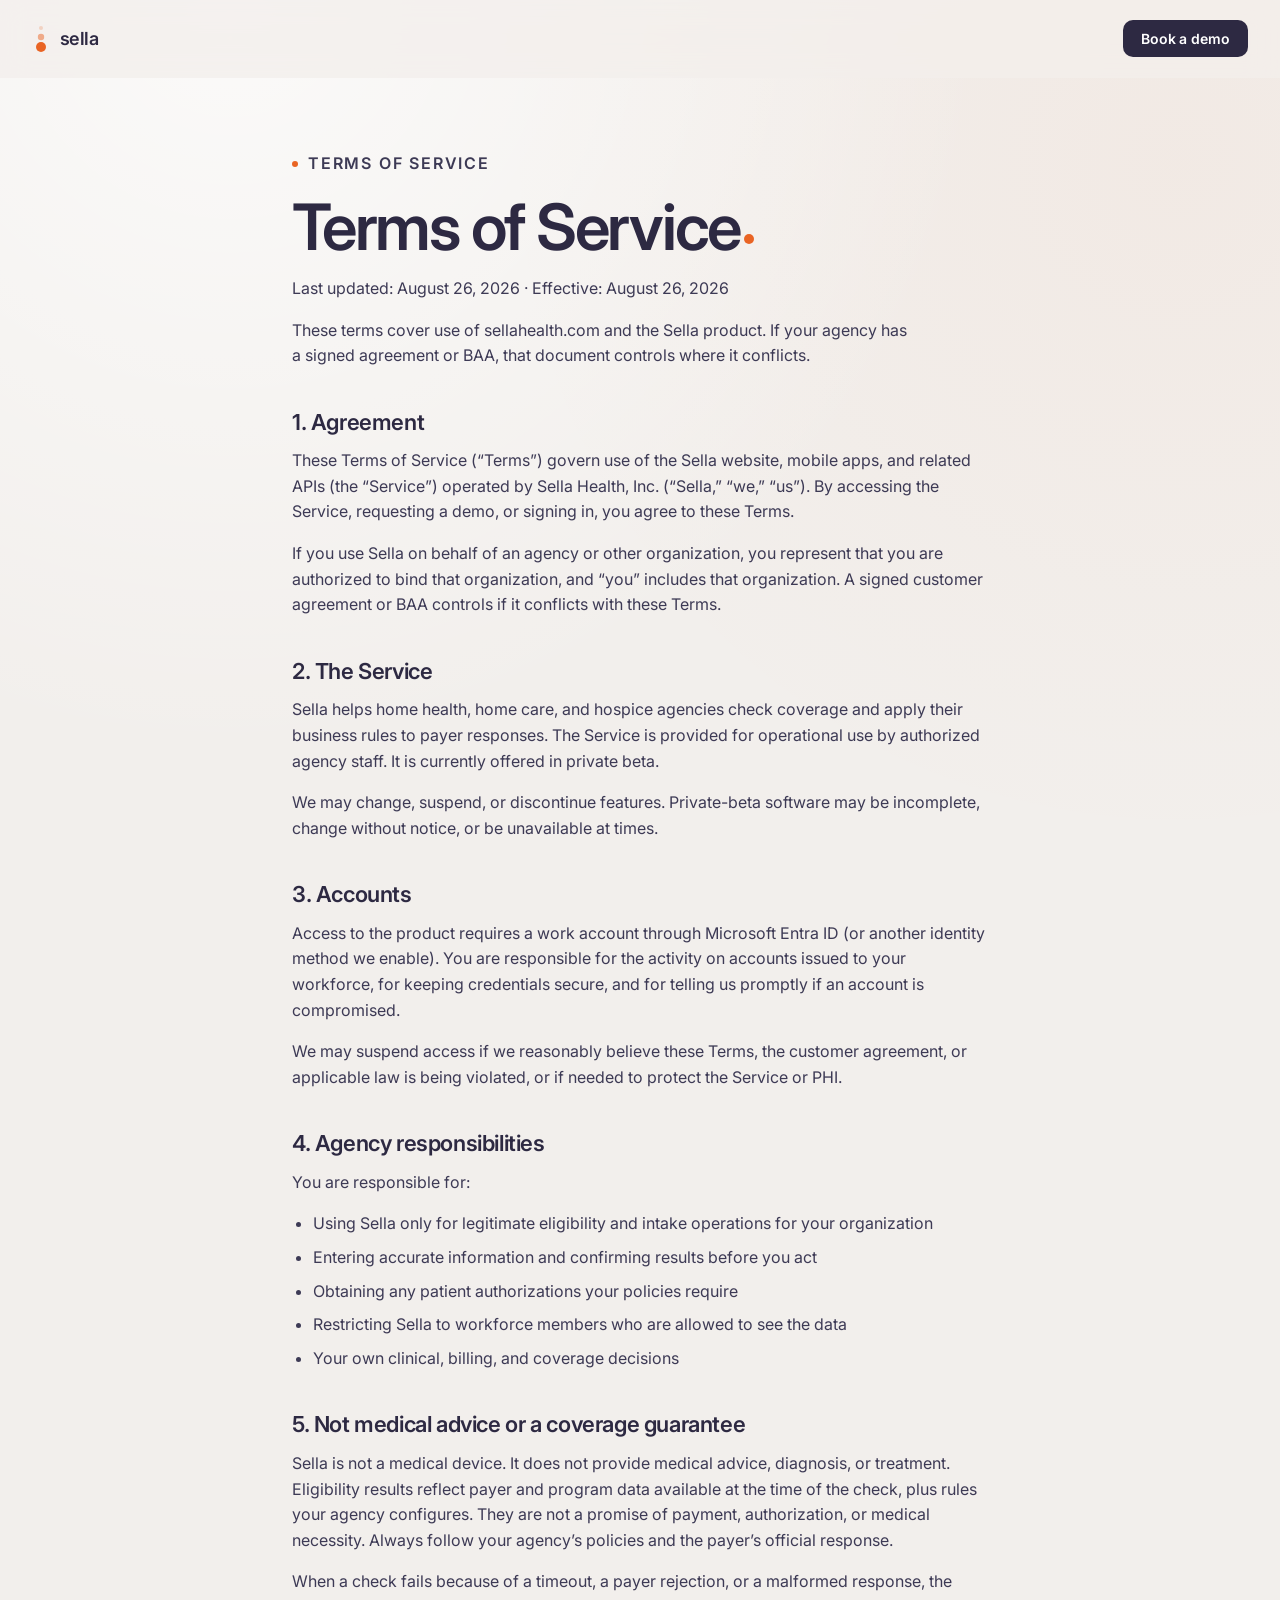
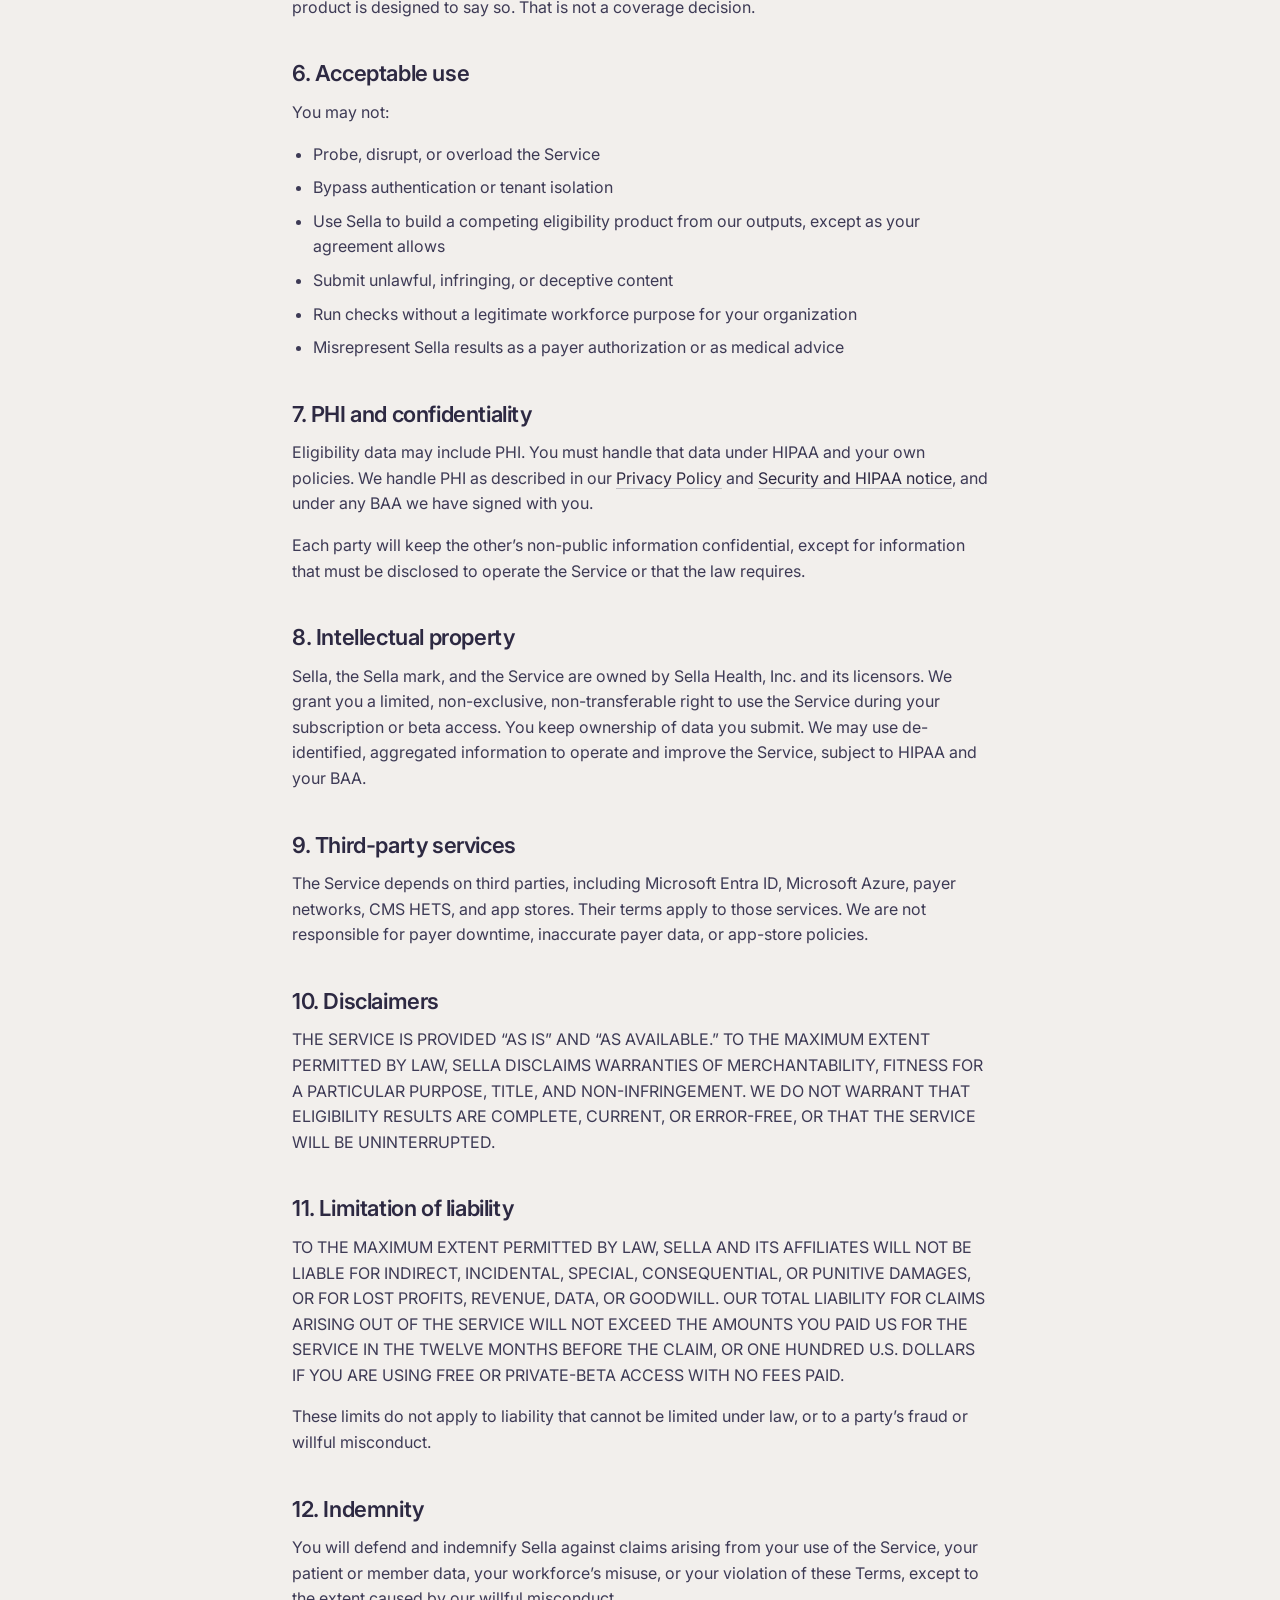
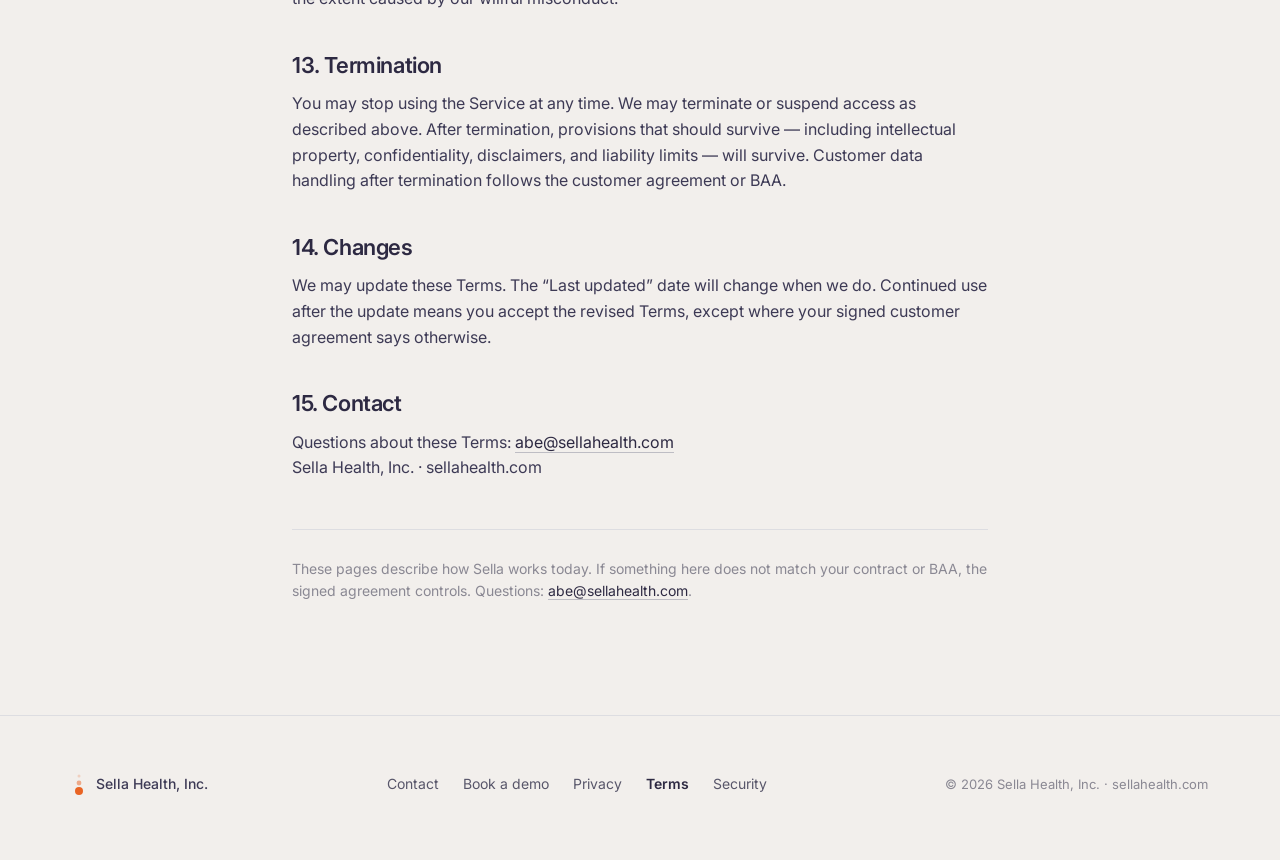
<file: terms.html>
<!DOCTYPE html>
<html lang="en">
<head>
  <meta charset="UTF-8" />
  <meta name="viewport" content="width=device-width, initial-scale=1.0, viewport-fit=cover" />
  <meta name="theme-color" content="#F2EFEC" />

  <title>Terms of Service — Sella</title>
  <meta name="description" content="Terms of Service for the Sella website and eligibility apps used by home health, home care, and hospice agencies." />

  <link rel="icon" href="/logo/favicon.svg" type="image/svg+xml" />
  <link rel="apple-touch-icon" href="/logo/favicon.svg" />

  <meta property="og:title" content="Terms of Service — Sella" />
  <meta property="og:description" content="Terms of Service for the Sella website and eligibility apps used by home health, home care, and hospice agencies." />
  <meta property="og:image" content="/logo/og-image.svg" />
  <meta property="og:url" content="https://sellahealth.com/terms" />
  <meta property="og:type" content="website" />
  <meta name="twitter:card" content="summary_large_image" />

  <link rel="preconnect" href="https://fonts.googleapis.com" />
  <link rel="preconnect" href="https://fonts.gstatic.com" crossorigin />
  <link
    href="https://fonts.googleapis.com/css2?family=Inter:wght@300;400;500;600;700&display=swap"
    rel="stylesheet"
  />

  <link rel="stylesheet" href="/landing.css" />
</head>
<body>

  <header class="nav" id="nav">
    <a class="nav__brand" href="/" aria-label="Sella, home">
      <svg class="nav__mark" viewBox="0 0 18 32" aria-hidden="true">
        <circle cx="9" cy="5"  r="2"   fill="#E96424" opacity="0.22"/>
        <circle cx="9" cy="14" r="3.2" fill="#E96424" opacity="0.50"/>
        <circle cx="9" cy="24" r="5"   fill="#E96424" opacity="1"/>
      </svg>
      <span class="nav__wordmark">sella</span>
    </a>
    <button class="btn btn--primary nav__cta" data-open-demo>Book a demo</button>
  </header>

  <main class="legal">
    <div class="container legal__inner">
      <p class="eyebrow"><span class="eyebrow__pip"></span>TERMS OF SERVICE</p>
      <h1 class="legal__title">Terms of Service<span class="dot" aria-hidden="true"></span></h1>
      <p class="legal__meta">Last updated: August 26, 2026 · Effective: August 26, 2026</p>
      <p class="legal__lede">These terms cover use of sellahealth.com and the Sella product. If your agency has a signed agreement or BAA, that document controls where it conflicts.</p>
      <h2>1. Agreement</h2>
      <p>These Terms of Service (“Terms”) govern use of the Sella website, mobile apps, and related APIs (the “Service”) operated by Sella Health, Inc. (“Sella,” “we,” “us”). By accessing the Service, requesting a demo, or signing in, you agree to these Terms.</p>
      <p>If you use Sella on behalf of an agency or other organization, you represent that you are authorized to bind that organization, and “you” includes that organization. A signed customer agreement or BAA controls if it conflicts with these Terms.</p>

      <h2>2. The Service</h2>
      <p>Sella helps home health, home care, and hospice agencies check coverage and apply their business rules to payer responses. The Service is provided for operational use by authorized agency staff. It is currently offered in private beta.</p>
      <p>We may change, suspend, or discontinue features. Private-beta software may be incomplete, change without notice, or be unavailable at times.</p>

      <h2>3. Accounts</h2>
      <p>Access to the product requires a work account through Microsoft Entra ID (or another identity method we enable). You are responsible for the activity on accounts issued to your workforce, for keeping credentials secure, and for telling us promptly if an account is compromised.</p>
      <p>We may suspend access if we reasonably believe these Terms, the customer agreement, or applicable law is being violated, or if needed to protect the Service or PHI.</p>

      <h2>4. Agency responsibilities</h2>
      <p>You are responsible for:</p>
      <ul>
        <li>Using Sella only for legitimate eligibility and intake operations for your organization</li>
        <li>Entering accurate information and confirming results before you act</li>
        <li>Obtaining any patient authorizations your policies require</li>
        <li>Restricting Sella to workforce members who are allowed to see the data</li>
        <li>Your own clinical, billing, and coverage decisions</li>
      </ul>

      <h2>5. Not medical advice or a coverage guarantee</h2>
      <p>Sella is not a medical device. It does not provide medical advice, diagnosis, or treatment. Eligibility results reflect payer and program data available at the time of the check, plus rules your agency configures. They are not a promise of payment, authorization, or medical necessity. Always follow your agency’s policies and the payer’s official response.</p>
      <p>When a check fails because of a timeout, a payer rejection, or a malformed response, the product is designed to say so. That is not a coverage decision.</p>

      <h2>6. Acceptable use</h2>
      <p>You may not:</p>
      <ul>
        <li>Probe, disrupt, or overload the Service</li>
        <li>Bypass authentication or tenant isolation</li>
        <li>Use Sella to build a competing eligibility product from our outputs, except as your agreement allows</li>
        <li>Submit unlawful, infringing, or deceptive content</li>
        <li>Run checks without a legitimate workforce purpose for your organization</li>
        <li>Misrepresent Sella results as a payer authorization or as medical advice</li>
      </ul>

      <h2>7. PHI and confidentiality</h2>
      <p>Eligibility data may include PHI. You must handle that data under HIPAA and your own policies. We handle PHI as described in our <a href="/privacy">Privacy Policy</a> and <a href="/security">Security and HIPAA notice</a>, and under any BAA we have signed with you.</p>
      <p>Each party will keep the other’s non-public information confidential, except for information that must be disclosed to operate the Service or that the law requires.</p>

      <h2>8. Intellectual property</h2>
      <p>Sella, the Sella mark, and the Service are owned by Sella Health, Inc. and its licensors. We grant you a limited, non-exclusive, non-transferable right to use the Service during your subscription or beta access. You keep ownership of data you submit. We may use de-identified, aggregated information to operate and improve the Service, subject to HIPAA and your BAA.</p>

      <h2>9. Third-party services</h2>
      <p>The Service depends on third parties, including Microsoft Entra ID, Microsoft Azure, payer networks, CMS HETS, and app stores. Their terms apply to those services. We are not responsible for payer downtime, inaccurate payer data, or app-store policies.</p>

      <h2>10. Disclaimers</h2>
      <p>THE SERVICE IS PROVIDED “AS IS” AND “AS AVAILABLE.” TO THE MAXIMUM EXTENT PERMITTED BY LAW, SELLA DISCLAIMS WARRANTIES OF MERCHANTABILITY, FITNESS FOR A PARTICULAR PURPOSE, TITLE, AND NON-INFRINGEMENT. WE DO NOT WARRANT THAT ELIGIBILITY RESULTS ARE COMPLETE, CURRENT, OR ERROR-FREE, OR THAT THE SERVICE WILL BE UNINTERRUPTED.</p>

      <h2>11. Limitation of liability</h2>
      <p>TO THE MAXIMUM EXTENT PERMITTED BY LAW, SELLA AND ITS AFFILIATES WILL NOT BE LIABLE FOR INDIRECT, INCIDENTAL, SPECIAL, CONSEQUENTIAL, OR PUNITIVE DAMAGES, OR FOR LOST PROFITS, REVENUE, DATA, OR GOODWILL. OUR TOTAL LIABILITY FOR CLAIMS ARISING OUT OF THE SERVICE WILL NOT EXCEED THE AMOUNTS YOU PAID US FOR THE SERVICE IN THE TWELVE MONTHS BEFORE THE CLAIM, OR ONE HUNDRED U.S. DOLLARS IF YOU ARE USING FREE OR PRIVATE-BETA ACCESS WITH NO FEES PAID.</p>
      <p>These limits do not apply to liability that cannot be limited under law, or to a party’s fraud or willful misconduct.</p>

      <h2>12. Indemnity</h2>
      <p>You will defend and indemnify Sella against claims arising from your use of the Service, your patient or member data, your workforce’s misuse, or your violation of these Terms, except to the extent caused by our willful misconduct.</p>

      <h2>13. Termination</h2>
      <p>You may stop using the Service at any time. We may terminate or suspend access as described above. After termination, provisions that should survive — including intellectual property, confidentiality, disclaimers, and liability limits — will survive. Customer data handling after termination follows the customer agreement or BAA.</p>

      <h2>14. Changes</h2>
      <p>We may update these Terms. The “Last updated” date will change when we do. Continued use after the update means you accept the revised Terms, except where your signed customer agreement says otherwise.</p>

      <h2>15. Contact</h2>
      <p>Questions about these Terms: <a href="mailto:abe@sellahealth.com">abe@sellahealth.com</a><br />
      Sella Health, Inc. · sellahealth.com</p>
      <p class="legal__note">
        These pages describe how Sella works today. If something here does not match your contract or BAA, the signed agreement controls. Questions: <a href="mailto:abe@sellahealth.com">abe@sellahealth.com</a>.
      </p>
    </div>
  </main>

  <footer class="foot">
    <div class="container foot__inner">
      <div class="foot__brand">
        <svg class="foot__mark" viewBox="0 0 14 24" aria-hidden="true">
          <circle cx="7" cy="4"  r="1.5" fill="#E96424" opacity="0.22"/>
          <circle cx="7" cy="11" r="2.4" fill="#E96424" opacity="0.50"/>
          <circle cx="7" cy="19" r="4"   fill="#E96424" opacity="1"/>
        </svg>
        <span class="foot__name">Sella Health, Inc.</span>
      </div>
      <nav class="foot__nav" aria-label="Footer">
        <a href="mailto:abe@sellahealth.com">Contact</a>
        <a href="#" data-open-demo>Book a demo</a>
        <a href="/privacy">Privacy</a>
        <a href="/terms" aria-current="page">Terms</a>
        <a href="/security">Security</a>
      </nav>
      <p class="foot__copy">
        &copy; <span id="copyYear">2026</span> Sella Health, Inc. · sellahealth.com
      </p>
    </div>
  </footer>

  <div class="modal" id="demoModal" role="dialog" aria-modal="true" aria-labelledby="demoModalTitle" hidden>
    <div class="modal__backdrop" data-close-demo></div>
    <div class="modal__panel" role="document">
      <button class="modal__close" data-close-demo aria-label="Close">×</button>

      <div class="modal__body" id="demoFormWrap">
        <p class="eyebrow"><span class="eyebrow__pip"></span>BOOK A DEMO</p>
        <h2 class="modal__title" id="demoModalTitle">A 30-minute walkthrough<span class="dot" aria-hidden="true"></span></h2>
        <p class="modal__lede">
          Tell us a bit about your agency and we'll be in touch within one business day.
        </p>

        <form class="form" id="demoForm" novalidate>
          <div class="form__row">
            <label class="form__label" for="f-name">Your name</label>
            <input class="form__input" type="text" id="f-name" name="name" required autocomplete="name" />
          </div>
          <div class="form__row">
            <label class="form__label" for="f-email">Work email</label>
            <input class="form__input" type="email" id="f-email" name="email" required autocomplete="email" />
          </div>
          <div class="form__row">
            <label class="form__label" for="f-agency">Agency name</label>
            <input class="form__input" type="text" id="f-agency" name="agency" required autocomplete="organization" />
          </div>
          <div class="form__row">
            <label class="form__label" for="f-role">Your role</label>
            <select class="form__input form__select" id="f-role" name="role" required>
              <option value="">Choose one…</option>
              <option>Owner</option>
              <option>Director of Operations</option>
              <option>Director of Intake</option>
              <option>Liaison / Marketing rep</option>
              <option>Other</option>
            </select>
          </div>
          <div class="form__actions">
            <button class="btn btn--primary btn--lg" type="submit" id="demoSubmit">Request a demo</button>
          </div>
          <p class="form__fineprint">
            We'll only contact you about Sella. No newsletter, no third parties.
          </p>
        </form>
      </div>

      <div class="modal__body modal__thanks" id="demoThanks" hidden>
        <p class="eyebrow"><span class="eyebrow__pip"></span>THANKS</p>
        <h2 class="modal__title">Got it. We'll be in touch<span class="dot" aria-hidden="true"></span></h2>
        <p class="modal__lede">
          One of the founders will reply within one business day. If it's urgent, you can also email <a href="mailto:abe@sellahealth.com">abe@sellahealth.com</a>.
        </p>
        <button class="btn btn--ghost" data-close-demo>Close</button>
      </div>
    </div>
  </div>

  <script src="/landing.js"></script>
</body>
</html>
</file>
<file: landing.css>
/* ============================================================
   Sella Health — landing page
   Brand tokens lifted from the prototype's design system,
   adapted for marketing-display scale.
   ============================================================ */

:root {
  /* Brand */
  --primary-500: #E96424;
  --primary-600: #D54E0E;
  --primary-700: #B23E08;

  /* Cool ink (text) */
  --cool-700: #2D2942;
  --cool-500: #3D3A55;
  --cool-400: #58566A;
  --cool-300: #8A8893;
  --cool-200: #BEBDC4;
  --cool-100: #DDDDE1;
  --cool-50:  #F0F0F2;

  /* Warm canvas (surfaces) */
  --warm-50:  #FFFFFF;
  --warm-100: #F2EFEC;
  --warm-200: #DDDAD4;
  --warm-300: #BAB6AE;

  /* Semantic accents (used sparingly — never as fills on big areas) */
  --success-500: #2E9667;
  --warning-500: #F7A337;
  --warning-700: #C77A0E;
  --error-500: #E94B4B;

  /* Rhythm */
  --section-y: 144px;
  --section-y-tight: 96px;
  --container-max: 1200px;
  --container-pad: 32px;

  /* Motion */
  --ease-out: cubic-bezier(0.2, 0.8, 0.2, 1);

  /* Type scale */
  --t-mega:    clamp(56px, 9.5vw, 112px);   /* hero H1 */
  --t-h2:      clamp(36px, 5.6vw, 64px);    /* section H2 */
  --t-h2-edit: clamp(28px, 3.4vw, 40px);    /* editorial / softer H2 */
  --t-h3:      clamp(20px, 2.4vw, 26px);
  --t-lede:    clamp(17px, 1.5vw, 20px);
  --t-body:    17px;
  --t-small:   15px;
  --t-eyebrow: 11px;
}

* { box-sizing: border-box; }
*:focus-visible {
  outline: 2px solid var(--primary-500);
  outline-offset: 3px;
  border-radius: 3px;
}

html {
  scroll-behavior: smooth;
}

html, body {
  margin: 0;
  padding: 0;
  font-family: 'Inter', -apple-system, BlinkMacSystemFont, system-ui, sans-serif;
  font-size: var(--t-body);
  font-weight: 400;
  line-height: 1.55;
  color: var(--cool-700);
  background: var(--warm-100);
  -webkit-font-smoothing: antialiased;
  -moz-osx-font-smoothing: grayscale;
  text-rendering: optimizeLegibility;
}

/* Atmospheric canvas — quiet radial wash from the upper-left */
body {
  background:
    radial-gradient(circle at 18% 0%, rgba(255, 255, 255, 0.7), transparent 55%),
    radial-gradient(circle at 92% 18%, rgba(233, 100, 36, 0.04), transparent 50%),
    var(--warm-100);
  background-attachment: fixed;
  min-height: 100vh;
}

a { color: inherit; text-decoration: none; }
button { font-family: inherit; cursor: pointer; border: none; background: none; }
img, svg { max-width: 100%; display: block; }

/* ============================================================
   Layout primitives
   ============================================================ */

.container {
  max-width: var(--container-max);
  margin: 0 auto;
  padding-left: var(--container-pad);
  padding-right: var(--container-pad);
}

section {
  padding-top: var(--section-y);
  padding-bottom: var(--section-y);
  position: relative;
}

.section-header {
  max-width: 720px;
  margin-bottom: 72px;
}
.section-lede {
  font-size: var(--t-lede);
  color: var(--cool-400);
  margin: 24px 0 0;
  max-width: 56ch;
  line-height: 1.5;
}

/* ============================================================
   Typography
   ============================================================ */

.eyebrow {
  display: inline-flex;
  align-items: center;
  gap: 10px;
  font-size: var(--t-eyebrow);
  font-weight: 600;
  letter-spacing: 1.8px;
  color: var(--cool-400);
  margin: 0 0 24px;
  text-transform: uppercase;
}
.eyebrow__pip {
  display: inline-block;
  width: 6px;
  height: 6px;
  border-radius: 50%;
  background: var(--primary-500);
}
.eyebrow__pip--neutral { background: var(--cool-300); }
.eyebrow--inverted { color: rgba(242, 239, 236, 0.6); }

/* The recurring orange answer-dot — used as period replacement on H1/H2/etc */
.dot {
  display: inline-block;
  width: 10px;
  height: 10px;
  border-radius: 50%;
  background: var(--primary-500);
  margin-left: 4px;
  vertical-align: 6px;
}
.dot--md { width: 14px; height: 14px; vertical-align: 8px; }
.dot--lg { width: 24px; height: 24px; margin-left: 10px; vertical-align: 14px; }

.section-h2 {
  font-size: var(--t-h2);
  font-weight: 600;
  letter-spacing: -0.035em;
  line-height: 1.05;
  margin: 0;
  color: var(--cool-700);
  max-width: 22ch;
}
.section-h2--editorial {
  font-size: var(--t-h2-edit);
  font-weight: 500;
  letter-spacing: -0.018em;
  line-height: 1.18;
  max-width: 32ch;
}

/* ============================================================
   Buttons
   ============================================================ */

.btn {
  display: inline-flex;
  align-items: center;
  justify-content: center;
  gap: 8px;
  padding: 12px 20px;
  font-family: inherit;
  font-size: 14.5px;
  font-weight: 600;
  letter-spacing: -0.005em;
  border-radius: 12px;
  transition:
    background 180ms var(--ease-out),
    color 180ms var(--ease-out),
    border-color 180ms var(--ease-out),
    transform 180ms var(--ease-out);
  cursor: pointer;
  user-select: none;
  text-decoration: none;
  white-space: nowrap;
}

.btn--lg {
  padding: 16px 26px;
  font-size: 15.5px;
  border-radius: 14px;
}

.btn--primary {
  background: var(--cool-700);
  color: var(--warm-50);
}
.btn--primary:hover {
  background: var(--cool-500);
  transform: translateY(-1px);
}
.btn--primary:active { transform: translateY(0); }

.btn--ghost {
  background: transparent;
  color: var(--cool-700);
  border: 1px solid var(--cool-200);
}
.btn--ghost:hover {
  border-color: var(--cool-700);
  background: var(--warm-50);
}
.btn__arrow {
  display: inline-block;
  transition: transform 180ms var(--ease-out);
}
.btn:hover .btn__arrow { transform: translateX(3px); }

/* ============================================================
   NAV
   ============================================================ */

.nav {
  position: fixed;
  top: 0;
  left: 0;
  right: 0;
  z-index: 50;
  display: flex;
  align-items: center;
  justify-content: space-between;
  padding: 20px var(--container-pad);
  background: rgba(242, 239, 236, 0.78);
  backdrop-filter: saturate(180%) blur(14px);
  -webkit-backdrop-filter: saturate(180%) blur(14px);
  border-bottom: 1px solid transparent;
  transition: border-color 200ms var(--ease-out), background 200ms var(--ease-out);
}
.nav.is-scrolled {
  border-bottom-color: rgba(141, 136, 147, 0.16);
}

.nav__brand {
  display: inline-flex;
  align-items: center;
  gap: 10px;
  color: var(--cool-700);
}
.nav__mark {
  width: 18px;
  height: 32px;
  display: block;
}
.nav__wordmark {
  font-size: 18px;
  font-weight: 600;
  letter-spacing: -0.03em;
  color: var(--cool-700);
}

.nav__cta {
  padding: 10px 18px;
  font-size: 14px;
  border-radius: 10px;
}

/* ============================================================
   HERO
   ============================================================ */

.hero {
  padding-top: 168px;
  padding-bottom: 120px;
  overflow: hidden;
}

.hero__inner {
  display: grid;
  grid-template-columns: 1.05fr 1fr;
  gap: 64px;
  align-items: center;
}

.hero__copy { max-width: 600px; }

.hero__title {
  font-size: var(--t-mega);
  font-weight: 600;
  letter-spacing: -0.045em;
  line-height: 0.96;
  color: var(--cool-700);
  margin: 0 0 32px;
}

.hero__sub {
  font-size: var(--t-lede);
  color: var(--cool-400);
  line-height: 1.5;
  margin: 0 0 40px;
  max-width: 52ch;
}

.hero__ctas {
  display: flex;
  align-items: center;
  gap: 12px;
  margin-bottom: 36px;
  flex-wrap: wrap;
}

.hero__trust {
  font-size: 13px;
  color: var(--cool-300);
  margin: 0;
  letter-spacing: 0.1px;
}

.hero__art {
  position: relative;
  display: flex;
  justify-content: center;
}
.hero__art-frame {
  width: 100%;
  max-width: 420px;
  position: relative;
}
.hero__art-frame::before {
  content: "";
  position: absolute;
  inset: -40px -60px -60px -60px;
  background:
    radial-gradient(circle at 30% 30%, rgba(233, 100, 36, 0.08), transparent 60%),
    radial-gradient(circle at 70% 80%, rgba(75, 108, 233, 0.04), transparent 60%);
  z-index: -1;
}

/* ============================================================
   PROBLEM
   ============================================================ */

.problem {
  background: var(--warm-50);
  border-top: 1px solid var(--cool-100);
  border-bottom: 1px solid var(--cool-100);
}

.problem__body {
  margin-top: 56px;
  display: grid;
  grid-template-columns: repeat(2, 1fr);
  gap: 48px;
  max-width: 1000px;
}
.problem__body p {
  font-size: 18px;
  line-height: 1.6;
  color: var(--cool-500);
  margin: 0;
}
.problem__verdict {
  grid-column: 1 / -1;
  font-weight: 500;
  color: var(--cool-700) !important;
  font-size: 20px !important;
  border-top: 1px solid var(--cool-100);
  padding-top: 36px;
}

/* ============================================================
   PRODUCT
   ============================================================ */

.cards-row {
  display: grid;
  grid-template-columns: repeat(3, 1fr);
  gap: 24px;
  margin-bottom: 88px;
}
.card-shell {
  background: var(--warm-50);
  border: 1px solid var(--cool-100);
  border-radius: 24px;
  padding: 18px;
  transition: transform 220ms var(--ease-out), box-shadow 220ms var(--ease-out);
}
.card-shell:hover {
  transform: translateY(-3px);
  box-shadow: 0 18px 40px rgba(45, 41, 66, 0.08), 0 4px 8px rgba(45, 41, 66, 0.04);
}
.card-shell img {
  width: 100%;
  height: auto;
  display: block;
}

.system-error-note {
  display: grid;
  grid-template-columns: 1.4fr 1fr;
  gap: 64px;
  align-items: center;
  border-top: 1px dashed var(--cool-200);
  padding-top: 72px;
}
.sysnote__h {
  font-size: clamp(22px, 2.4vw, 30px);
  font-weight: 600;
  letter-spacing: -0.018em;
  line-height: 1.18;
  margin: 0 0 16px;
  max-width: 26ch;
}
.sysnote__body {
  font-size: 17px;
  color: var(--cool-400);
  line-height: 1.55;
  margin: 0;
  max-width: 56ch;
}
.sysnote__body em {
  color: var(--cool-700);
  font-style: italic;
  font-weight: 500;
}
.system-error-note__art img {
  width: 100%;
  max-width: 320px;
  margin-left: auto;
}

/* ============================================================
   POSITIONING
   ============================================================ */

.comparison {
  display: grid;
  grid-template-columns: repeat(3, 1fr);
  gap: 0;
  border-top: 1px solid var(--cool-100);
}
.compare-item {
  padding: 40px 36px 40px 0;
  border-right: 1px solid var(--cool-100);
}
.compare-item:last-child { border-right: none; }
.compare-item:not(:first-child) { padding-left: 36px; }
.compare-item__h {
  font-size: 15px;
  font-weight: 600;
  letter-spacing: -0.005em;
  color: var(--cool-300);
  margin: 0 0 16px;
  font-style: italic;
}
.compare-item__body {
  font-size: 19px;
  font-weight: 500;
  letter-spacing: -0.01em;
  line-height: 1.4;
  color: var(--cool-700);
  margin: 0;
}

/* ============================================================
   HOW IT WORKS
   ============================================================ */

.how { background: var(--warm-50); border-top: 1px solid var(--cool-100); border-bottom: 1px solid var(--cool-100); }

.steps {
  list-style: none;
  margin: 0;
  padding: 0;
  display: grid;
  grid-template-columns: repeat(3, 1fr);
  gap: 48px;
  counter-reset: step;
}
.step {
  position: relative;
  padding-top: 48px;
  border-top: 1px solid var(--cool-100);
}
.step__num {
  font-family: 'Inter', system-ui, sans-serif;
  font-size: 13px;
  font-weight: 600;
  letter-spacing: 1.4px;
  color: var(--primary-500);
  position: absolute;
  top: 0;
  left: 0;
  padding-top: 16px;
}
.step__h {
  font-size: 22px;
  font-weight: 600;
  letter-spacing: -0.018em;
  line-height: 1.25;
  margin: 0 0 16px;
}
.step__body {
  font-size: 16px;
  color: var(--cool-400);
  line-height: 1.55;
  margin: 0;
  max-width: 36ch;
}

/* ============================================================
   FIELD — feature grid
   ============================================================ */

.features {
  display: grid;
  grid-template-columns: repeat(2, 1fr);
  gap: 48px 64px;
  border-top: 1px solid var(--cool-100);
  padding-top: 56px;
}
.feature__h {
  font-size: 22px;
  font-weight: 600;
  letter-spacing: -0.018em;
  margin: 0 0 12px;
  color: var(--cool-700);
}
.feature__body {
  font-size: 16px;
  color: var(--cool-400);
  line-height: 1.55;
  margin: 0;
  max-width: 50ch;
}

/* ============================================================
   MISSION — full-bleed brand moment, mirrors the canvas-mark composition
   ============================================================ */

.mission {
  padding: 0;
  background: var(--warm-100);
}
.mission__canvas {
  background: var(--cool-700);
  margin: 0 var(--container-pad);
  border-radius: 32px;
  padding: clamp(72px, 10vw, 144px) clamp(32px, 6vw, 96px);
  position: relative;
  overflow: hidden;
}
.mission__canvas::after {
  content: "";
  position: absolute;
  bottom: clamp(40px, 6vw, 80px);
  right: clamp(40px, 6vw, 80px);
  width: clamp(20px, 2.6vw, 32px);
  height: clamp(20px, 2.6vw, 32px);
  border-radius: 50%;
  background: var(--primary-500);
}
.mission__inner {
  max-width: 1100px;
  margin: 0 auto;
  position: relative;
  z-index: 1;
}
.mission__h {
  font-size: clamp(34px, 4.8vw, 64px);
  font-weight: 500;
  letter-spacing: -0.025em;
  line-height: 1.12;
  color: var(--warm-100);
  margin: 0;
  max-width: 22ch;
}
/* ============================================================
   TRUST
   ============================================================ */

.trust__body {
  max-width: 760px;
  border-top: 1px solid var(--cool-100);
  padding-top: 48px;
}
.trust__body p {
  font-size: 19px;
  line-height: 1.55;
  color: var(--cool-500);
  margin: 0 0 24px;
}
.trust__roadmap { color: var(--cool-300) !important; font-size: 16px !important; }

/* ============================================================
   FINAL CTA
   ============================================================ */

.cta-final {
  background: var(--warm-50);
  border-top: 1px solid var(--cool-100);
  text-align: center;
}
.cta-final__inner {
  max-width: 720px;
  text-align: center;
  margin: 0 auto;
}
.cta-final__h {
  font-size: clamp(36px, 5vw, 56px);
  font-weight: 600;
  letter-spacing: -0.03em;
  line-height: 1.05;
  margin: 0 0 24px;
}
.cta-final__body {
  font-size: var(--t-lede);
  color: var(--cool-400);
  margin: 0 0 40px;
  line-height: 1.5;
}

/* ============================================================
   FOOTER
   ============================================================ */

.foot {
  padding: 56px 0 64px;
  border-top: 1px solid var(--cool-100);
  background: var(--warm-100);
}
.foot__inner {
  display: grid;
  grid-template-columns: auto 1fr auto;
  gap: 48px;
  align-items: center;
}
.foot__brand {
  display: inline-flex;
  align-items: center;
  gap: 10px;
}
.foot__mark { width: 14px; height: 24px; display: block; }
.foot__name {
  font-size: 14px;
  font-weight: 500;
  color: var(--cool-500);
}
.foot__nav {
  display: flex;
  gap: 24px;
  flex-wrap: wrap;
  justify-content: center;
}
.foot__nav a {
  font-size: 14px;
  color: var(--cool-400);
  transition: color 150ms var(--ease-out);
}
.foot__nav a:hover { color: var(--cool-700); }

.foot__copy {
  font-size: 13px;
  color: var(--cool-300);
  margin: 0;
  text-align: right;
}

/* ============================================================
   MODAL — qualifying form
   ============================================================ */

.modal {
  position: fixed;
  inset: 0;
  z-index: 100;
  display: flex;
  align-items: center;
  justify-content: center;
  padding: 24px;
}
.modal[hidden] { display: none; }

.modal__backdrop {
  position: absolute;
  inset: 0;
  background: rgba(45, 41, 66, 0.42);
  backdrop-filter: blur(4px);
  -webkit-backdrop-filter: blur(4px);
  animation: fadeIn 200ms var(--ease-out);
}

.modal__panel {
  position: relative;
  width: 100%;
  max-width: 480px;
  background: var(--warm-50);
  border-radius: 22px;
  box-shadow: 0 32px 80px rgba(45, 41, 66, 0.24), 0 8px 16px rgba(45, 41, 66, 0.08);
  animation: panelIn 280ms var(--ease-out);
}

.modal__close {
  position: absolute;
  top: 14px;
  right: 14px;
  width: 36px;
  height: 36px;
  border-radius: 10px;
  font-size: 22px;
  line-height: 1;
  color: var(--cool-400);
  transition: background 150ms var(--ease-out), color 150ms var(--ease-out);
  display: flex;
  align-items: center;
  justify-content: center;
}
.modal__close:hover { background: var(--warm-100); color: var(--cool-700); }

.modal__body { padding: 40px 36px 36px; }
.modal__title {
  font-size: 28px;
  font-weight: 600;
  letter-spacing: -0.025em;
  line-height: 1.15;
  margin: 0 0 12px;
}
.modal__lede {
  font-size: 15px;
  color: var(--cool-400);
  line-height: 1.5;
  margin: 0 0 28px;
}
.modal__lede a { color: var(--cool-700); border-bottom: 1px solid var(--cool-200); }

/* Form */
.form {
  display: flex;
  flex-direction: column;
  gap: 16px;
}
.form__row {
  display: flex;
  flex-direction: column;
  gap: 6px;
}
.form__label {
  font-size: 12px;
  font-weight: 600;
  letter-spacing: 0.4px;
  color: var(--cool-500);
  text-transform: uppercase;
}
.form__input {
  padding: 12px 14px;
  font: inherit;
  font-size: 15px;
  color: var(--cool-700);
  background: var(--warm-50);
  border: 1px solid var(--cool-200);
  border-radius: 10px;
  transition: border-color 150ms var(--ease-out), box-shadow 150ms var(--ease-out);
}
.form__input::placeholder { color: var(--cool-300); }
.form__input:focus {
  outline: none;
  border-color: var(--primary-500);
  box-shadow: 0 0 0 3px rgba(233, 100, 36, 0.15);
}
.form__select {
  appearance: none;
  -webkit-appearance: none;
  background-image: url("data:image/svg+xml;utf8,<svg xmlns='http://www.w3.org/2000/svg' viewBox='0 0 12 8'><path d='M1 1l5 5 5-5' stroke='%2358566A' stroke-width='1.5' fill='none' stroke-linecap='round'/></svg>");
  background-repeat: no-repeat;
  background-position: right 14px center;
  background-size: 12px 8px;
  padding-right: 36px;
}
.form__actions {
  margin-top: 8px;
  display: flex;
  gap: 12px;
}
.form__actions .btn { width: 100%; }
.form__fineprint {
  font-size: 12px;
  color: var(--cool-300);
  margin: 4px 0 0;
  line-height: 1.4;
}

/* ============================================================
   MOTION — page-load, scroll reveals
   ============================================================ */

@keyframes fadeIn { from { opacity: 0; } to { opacity: 1; } }
@keyframes panelIn {
  from { opacity: 0; transform: translateY(12px) scale(0.985); }
  to   { opacity: 1; transform: translateY(0) scale(1); }
}

@keyframes heroFadeUp {
  from { opacity: 0; transform: translateY(16px); }
  to   { opacity: 1; transform: translateY(0); }
}
@keyframes heroArtIn {
  from { opacity: 0; transform: translateY(24px) scale(0.99); }
  to   { opacity: 1; transform: translateY(0) scale(1); }
}

.hero__copy > * {
  opacity: 0;
  animation: heroFadeUp 700ms var(--ease-out) forwards;
}
.hero__copy > *:nth-child(1) { animation-delay: 80ms; }
.hero__copy > *:nth-child(2) { animation-delay: 180ms; }
.hero__copy > *:nth-child(3) { animation-delay: 280ms; }
.hero__copy > *:nth-child(4) { animation-delay: 360ms; }
.hero__copy > *:nth-child(5) { animation-delay: 440ms; }

.hero__art {
  opacity: 0;
  animation: heroArtIn 900ms var(--ease-out) 320ms forwards;
}

/* Reveal-on-scroll utility, bound by IntersectionObserver in landing.js */
.reveal {
  opacity: 0;
  transform: translateY(20px);
  transition: opacity 720ms var(--ease-out), transform 720ms var(--ease-out);
  will-change: opacity, transform;
}
.reveal.is-visible {
  opacity: 1;
  transform: translateY(0);
}

/* Reduce motion */
@media (prefers-reduced-motion: reduce) {
  *, *::before, *::after {
    animation-duration: 1ms !important;
    animation-iteration-count: 1 !important;
    transition-duration: 1ms !important;
    scroll-behavior: auto !important;
  }
  .hero__copy > *, .hero__art, .reveal { opacity: 1; transform: none; }
}

/* ============================================================
   RESPONSIVE
   ============================================================ */

@media (max-width: 1024px) {
  :root {
    --section-y: 112px;
    --section-y-tight: 80px;
  }
  .hero__inner { gap: 48px; }
}

@media (max-width: 880px) {
  :root {
    --section-y: 88px;
    --container-pad: 24px;
  }
  .hero {
    padding-top: 132px;
    padding-bottom: 80px;
  }
  .hero__inner {
    grid-template-columns: 1fr;
    gap: 56px;
  }
  .hero__art-frame { max-width: 320px; margin: 0 auto; }

  .problem__body { grid-template-columns: 1fr; gap: 28px; }
  .problem__verdict { padding-top: 28px; }

  .cards-row { grid-template-columns: 1fr; gap: 20px; }
  .system-error-note { grid-template-columns: 1fr; gap: 32px; padding-top: 56px; }
  .system-error-note__art img { margin: 0 auto; }

  .comparison { grid-template-columns: 1fr; }
  .compare-item {
    padding: 28px 0;
    border-right: none;
    border-bottom: 1px solid var(--cool-100);
  }
  .compare-item:not(:first-child) { padding-left: 0; }
  .compare-item:last-child { border-bottom: none; padding-bottom: 0; }

  .steps { grid-template-columns: 1fr; gap: 40px; }
  .features { grid-template-columns: 1fr; gap: 36px; padding-top: 40px; }

  .mission__canvas { margin: 0 var(--container-pad); border-radius: 24px; }

  .foot__inner {
    grid-template-columns: 1fr;
    gap: 24px;
    text-align: center;
    justify-items: center;
  }
  .foot__copy { text-align: center; }
}

@media (max-width: 540px) {
  .nav { padding: 14px 18px; }
  .nav__cta { padding: 8px 14px; font-size: 13px; }
  .hero__title { line-height: 1.0; }
  .modal__body { padding: 32px 24px 28px; }
  .modal__title { font-size: 24px; }
}

/* ============================================================
   LEGAL PAGES — privacy, terms, security
   ============================================================ */

.legal {
  padding-top: 148px;
  padding-bottom: 96px;
}

.legal__inner {
  max-width: 760px;
}

.legal__title {
  font-size: clamp(40px, 6vw, 64px);
  font-weight: 600;
  letter-spacing: -0.035em;
  line-height: 1.05;
  margin: 0 0 16px;
  color: var(--cool-700);
  max-width: 16ch;
}

.legal__meta {
  font-size: 14px;
  color: var(--cool-300);
  margin: 0 0 48px;
}

.legal__lede {
  font-size: var(--t-lede);
  color: var(--cool-500);
  line-height: 1.55;
  margin: 0 0 48px;
  max-width: 62ch;
}

.legal h2 {
  font-size: 22px;
  font-weight: 600;
  letter-spacing: -0.018em;
  line-height: 1.25;
  color: var(--cool-700);
  margin: 40px 0 12px;
}

.legal h3 {
  font-size: 16px;
  font-weight: 600;
  letter-spacing: -0.01em;
  color: var(--cool-700);
  margin: 24px 0 8px;
}

.legal p,
.legal li {
  font-size: 16px;
  line-height: 1.6;
  color: var(--cool-500);
}

.legal p { margin: 0 0 16px; }

.legal ul,
.legal ol {
  margin: 0 0 16px;
  padding-left: 1.25em;
}

.legal li { margin: 0 0 8px; }

.legal a {
  color: var(--cool-700);
  border-bottom: 1px solid var(--cool-200);
  transition: border-color 150ms var(--ease-out);
}

.legal a:hover { border-bottom-color: var(--cool-700); }

.legal .legal__note {
  font-size: 14px;
  color: var(--cool-300);
  border-top: 1px solid var(--cool-100);
  padding-top: 28px;
  margin-top: 48px;
}

.foot__nav a[aria-current="page"] {
  color: var(--cool-700);
  font-weight: 600;
}

@media (max-width: 880px) {
  .legal {
    padding-top: 120px;
    padding-bottom: 72px;
  }
}
</file>
